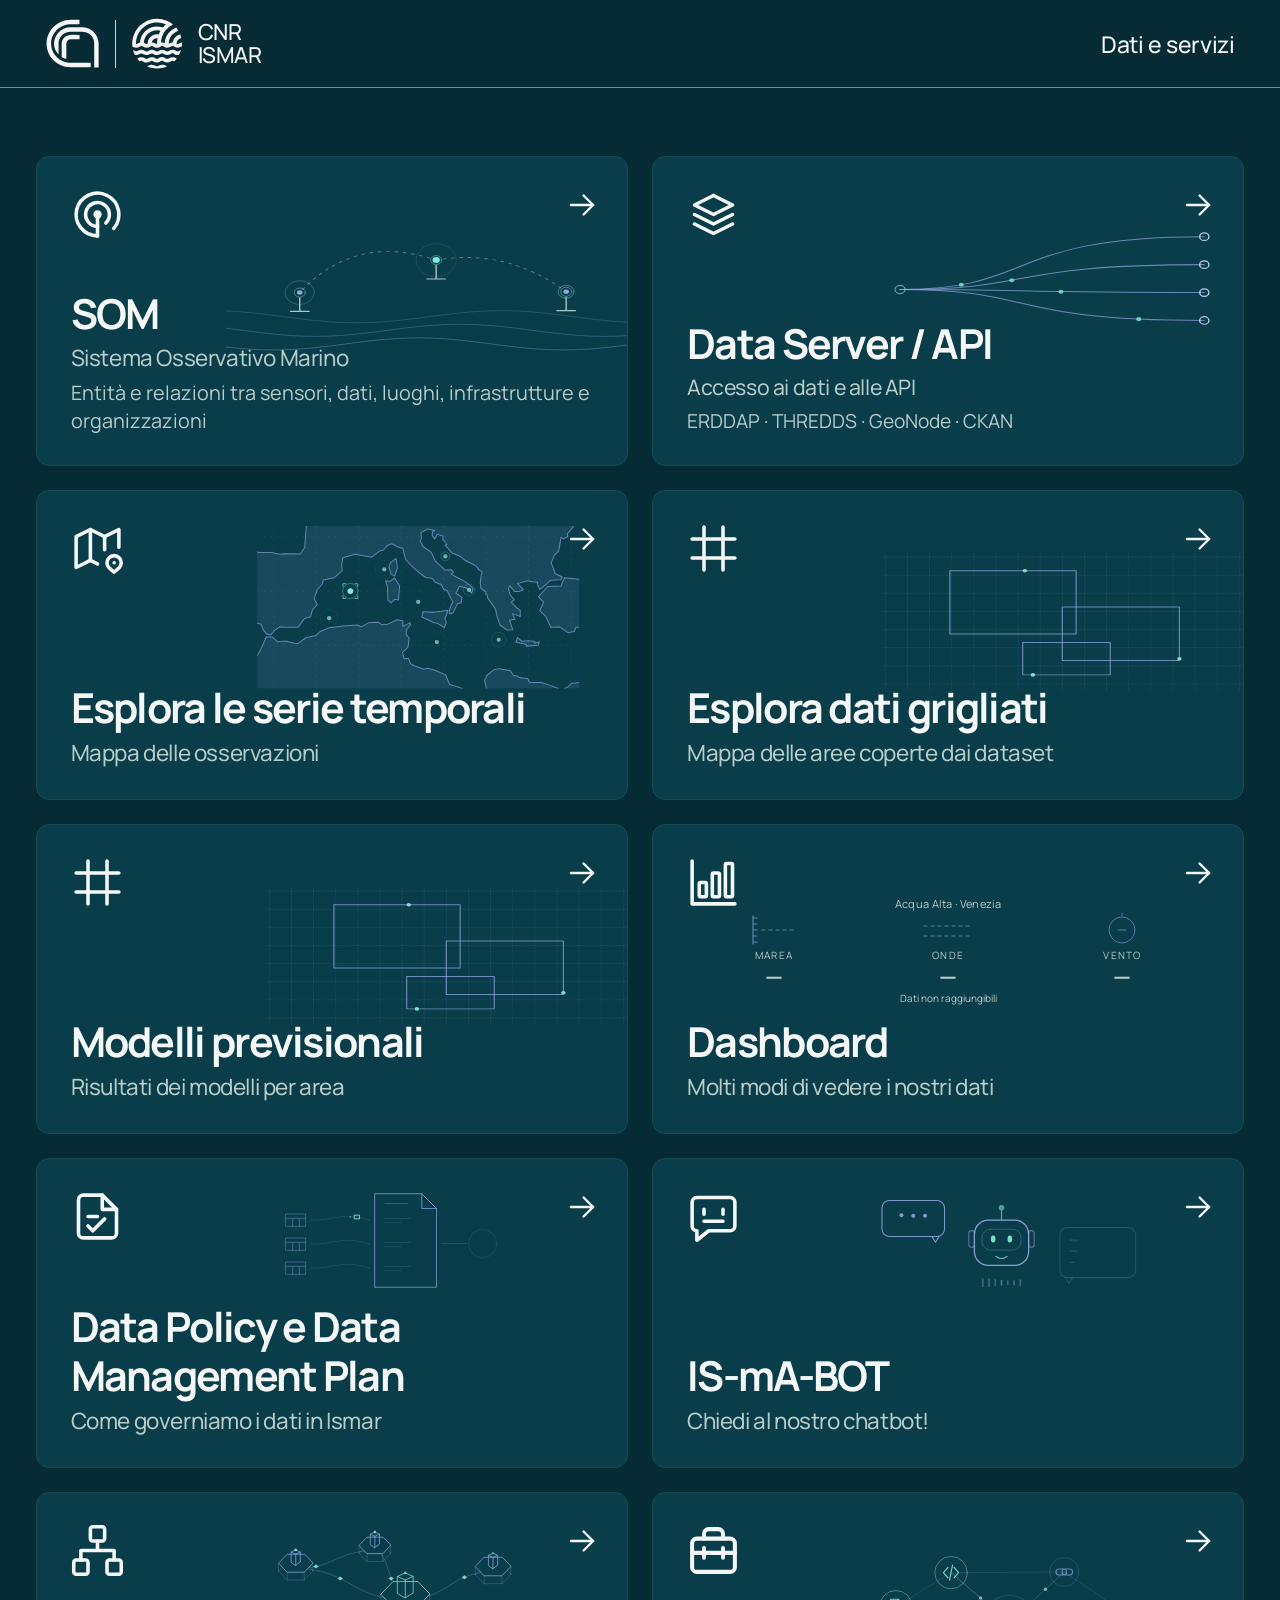
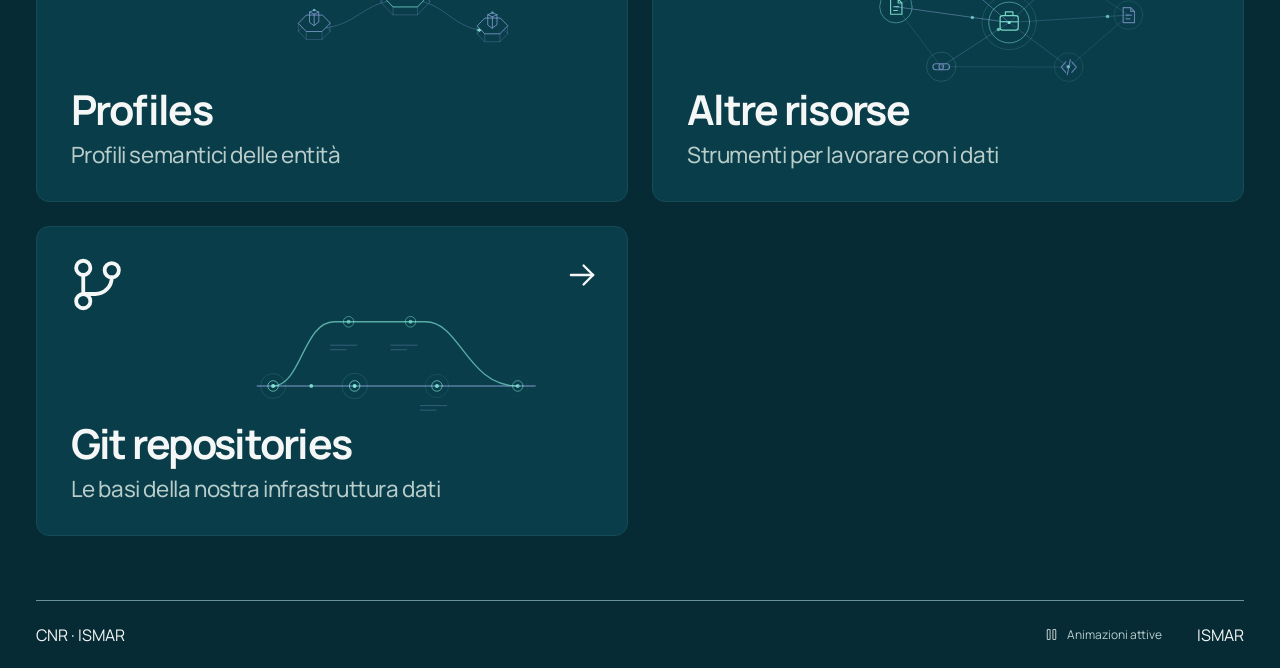
<file: index.html>
<!doctype html>
<html lang="it">
<head>
  <meta charset="utf-8">
  <meta name="viewport" content="width=device-width, initial-scale=1">
  <meta name="theme-color" content="#062b35">
  <meta name="description" content="Accesso al Sistema Osservativo Marino, ai data server e alle API, alla mappa delle osservazioni, ai modelli previsionali, alle infrastrutture di ricerca e alle facilities di CNR ISMAR.">
  <title>Dati e servizi · CNR ISMAR</title>
  <link rel="icon" href="assets/brand/ismar.svg" type="image/svg+xml">
  <link rel="preload" href="assets/fonts/manrope-variable.ttf" as="font" type="font/ttf" crossorigin>
  <link rel="stylesheet" href="styles.css">
  <script src="config.js" defer></script>
  <script src="assets/maps/mediterranean.js" defer></script>
  <script src="app.js" defer></script>
  <script src="dashboard.js" defer></script>
  <script src="motion.js" defer></script>
</head>
<body>
  <a class="skip-link" href="#contenuto">Vai ai servizi</a>
  <header class="site-header">
    <a class="brand" href="./" aria-label="CNR ISMAR · pagina iniziale">
      <img class="brand-cnr" src="assets/brand/cnr.svg" alt="" width="53" height="50">
      <span class="brand-divider" aria-hidden="true"></span>
      <img class="brand-ismar" src="assets/brand/ismar.svg" alt="" width="50" height="51">
      <span class="brand-name" aria-hidden="true">CNR<br>ISMAR</span>
    </a>
    <h1>Dati e servizi</h1>
  </header>
  <main id="contenuto" class="main" tabindex="-1">
    <nav id="tiles" class="tiles" aria-label="Dati e servizi marini"></nav>
    <noscript>
      <div class="no-script">
        <p>Per visualizzare le tile animate, attiva JavaScript. Puoi comunque accedere ai servizi:</p>
        <ul>
          <li><a href="./som.html">SOM · Sistema Osservativo Marino · Entità e relazioni tra sensori, dati, luoghi, infrastrutture e organizzazioni</a></li>
          <li><a href="./dataservers.html">Data Server / API</a></li>
          <li><a href="https://assets.ve.ismar.cnr.it/public/public_pages/dashboards/ts_dashboard/ts_dash.html">Esplora le serie temporali · Mappa delle osservazioni</a></li>
          <li><a href="https://assets.ve.ismar.cnr.it/public/public_pages/dashboards/grid_dashboard/browser_dataset_grigliati.html">Esplora dati grigliati</a></li>
          <li><a href="./models.html">Modelli previsionali</a></li>
          <li><a href="https://assets.ve.ismar.cnr.it/public/public_pages/dashboards/qc_dashboard/qc_dash.html">Dashboard · Molti modi di vedere i nostri dati</a></li>
          <li><a href="./datapolicy.html">Data Policy e Data Management Plan · Come governiamo i dati in Ismar</a></li>
          <li><a href="https://assets.ve.ismar.cnr.it/public/public_pages/isabot-metadata/chatbot.html">IS-mA-BOT · Chiedi al nostro chatbot!</a></li>
          <li><a href="./profiles.html">Profiles · Profili semantici delle entità</a></li>
          <li><a href="./otherresources.html">Altre risorse · Strumenti per lavorare con i dati</a></li>
          <li><a href="./repositories.html">Git repositories · Le basi della nostra infrastruttura dati</a></li>
        </ul>
      </div>
    </noscript>
  </main>
  <footer class="site-footer">
    <span>CNR · ISMAR</span>
    <div class="footer-actions">
      <button id="motion-toggle" class="motion-toggle" type="button" aria-pressed="true" aria-label="Metti in pausa le animazioni" hidden>
        <img src="assets/icons/player-pause.svg" width="17" height="17" alt="">
        <span>Animazioni attive</span>
      </button>
      <a id="contact-link" href="https://www.ismar.cnr.it/">ISMAR</a>
    </div>
  </footer>
</body>
</html>
</file>
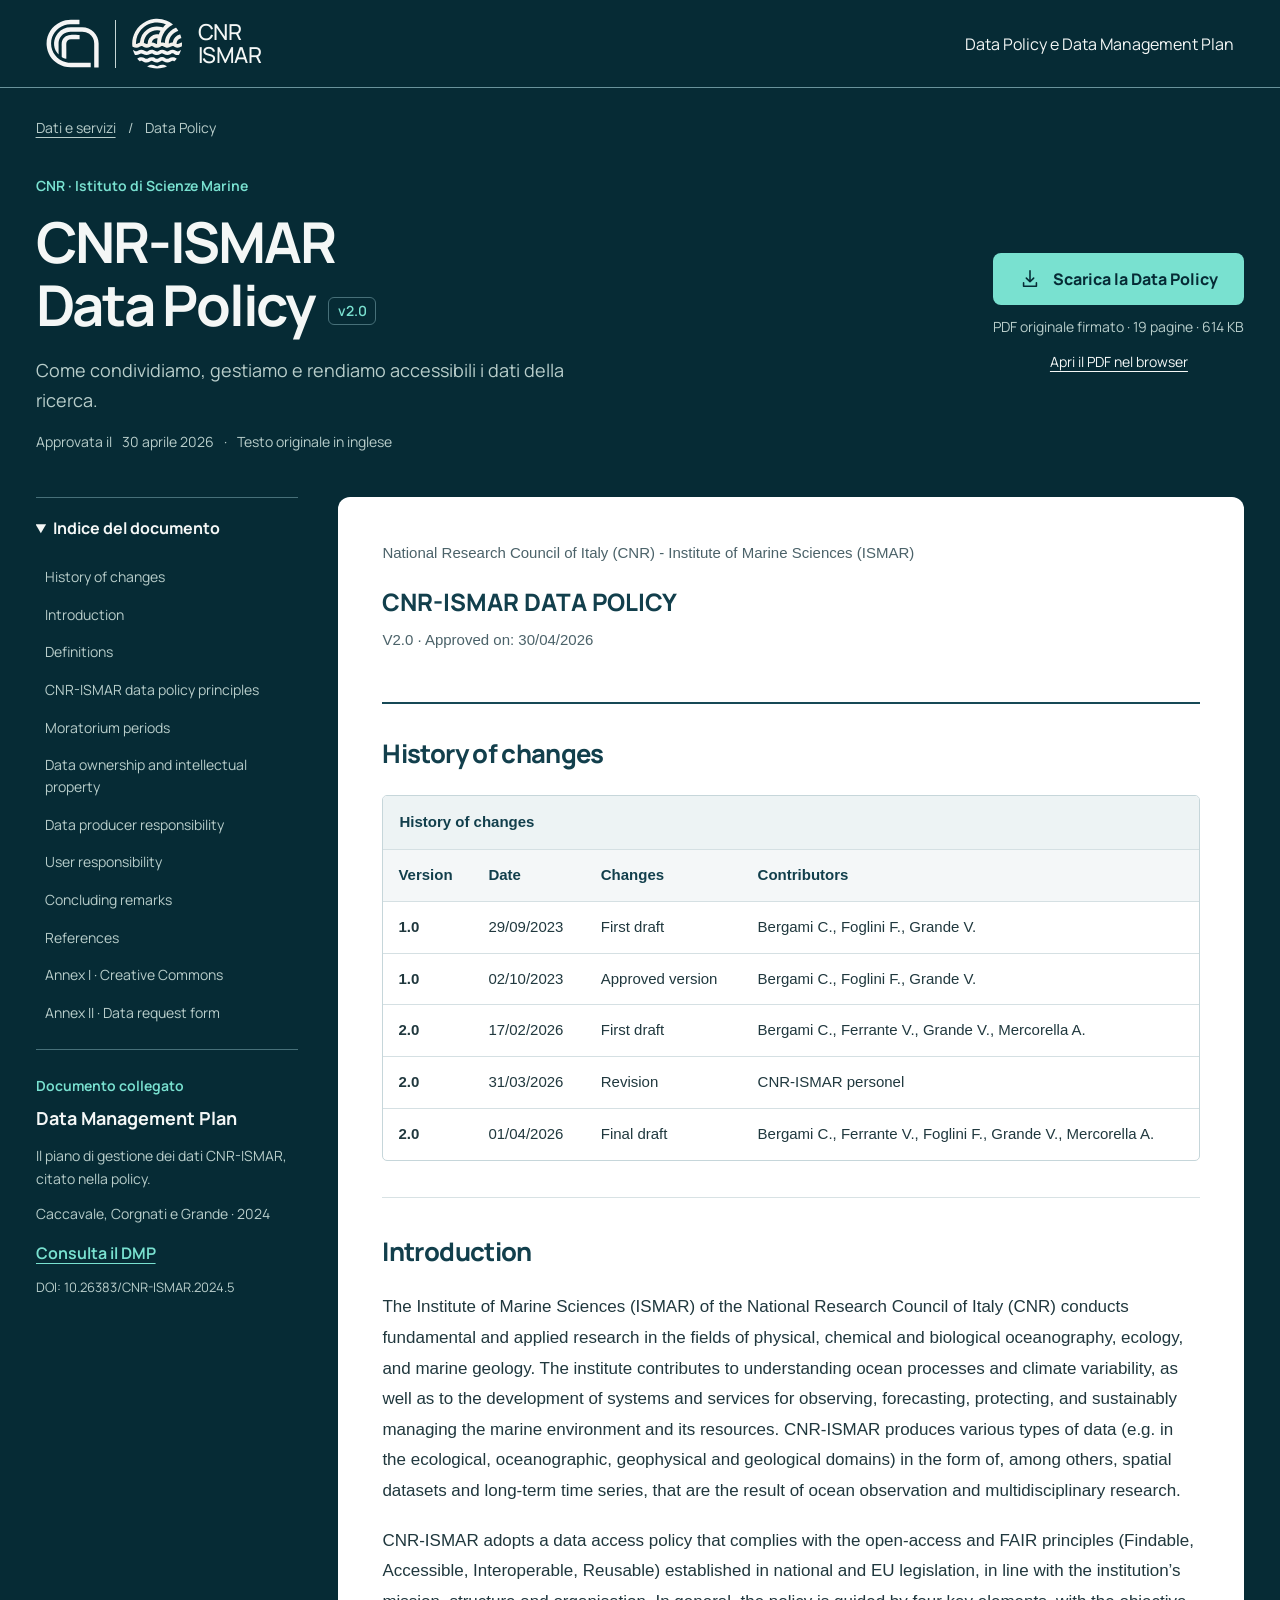
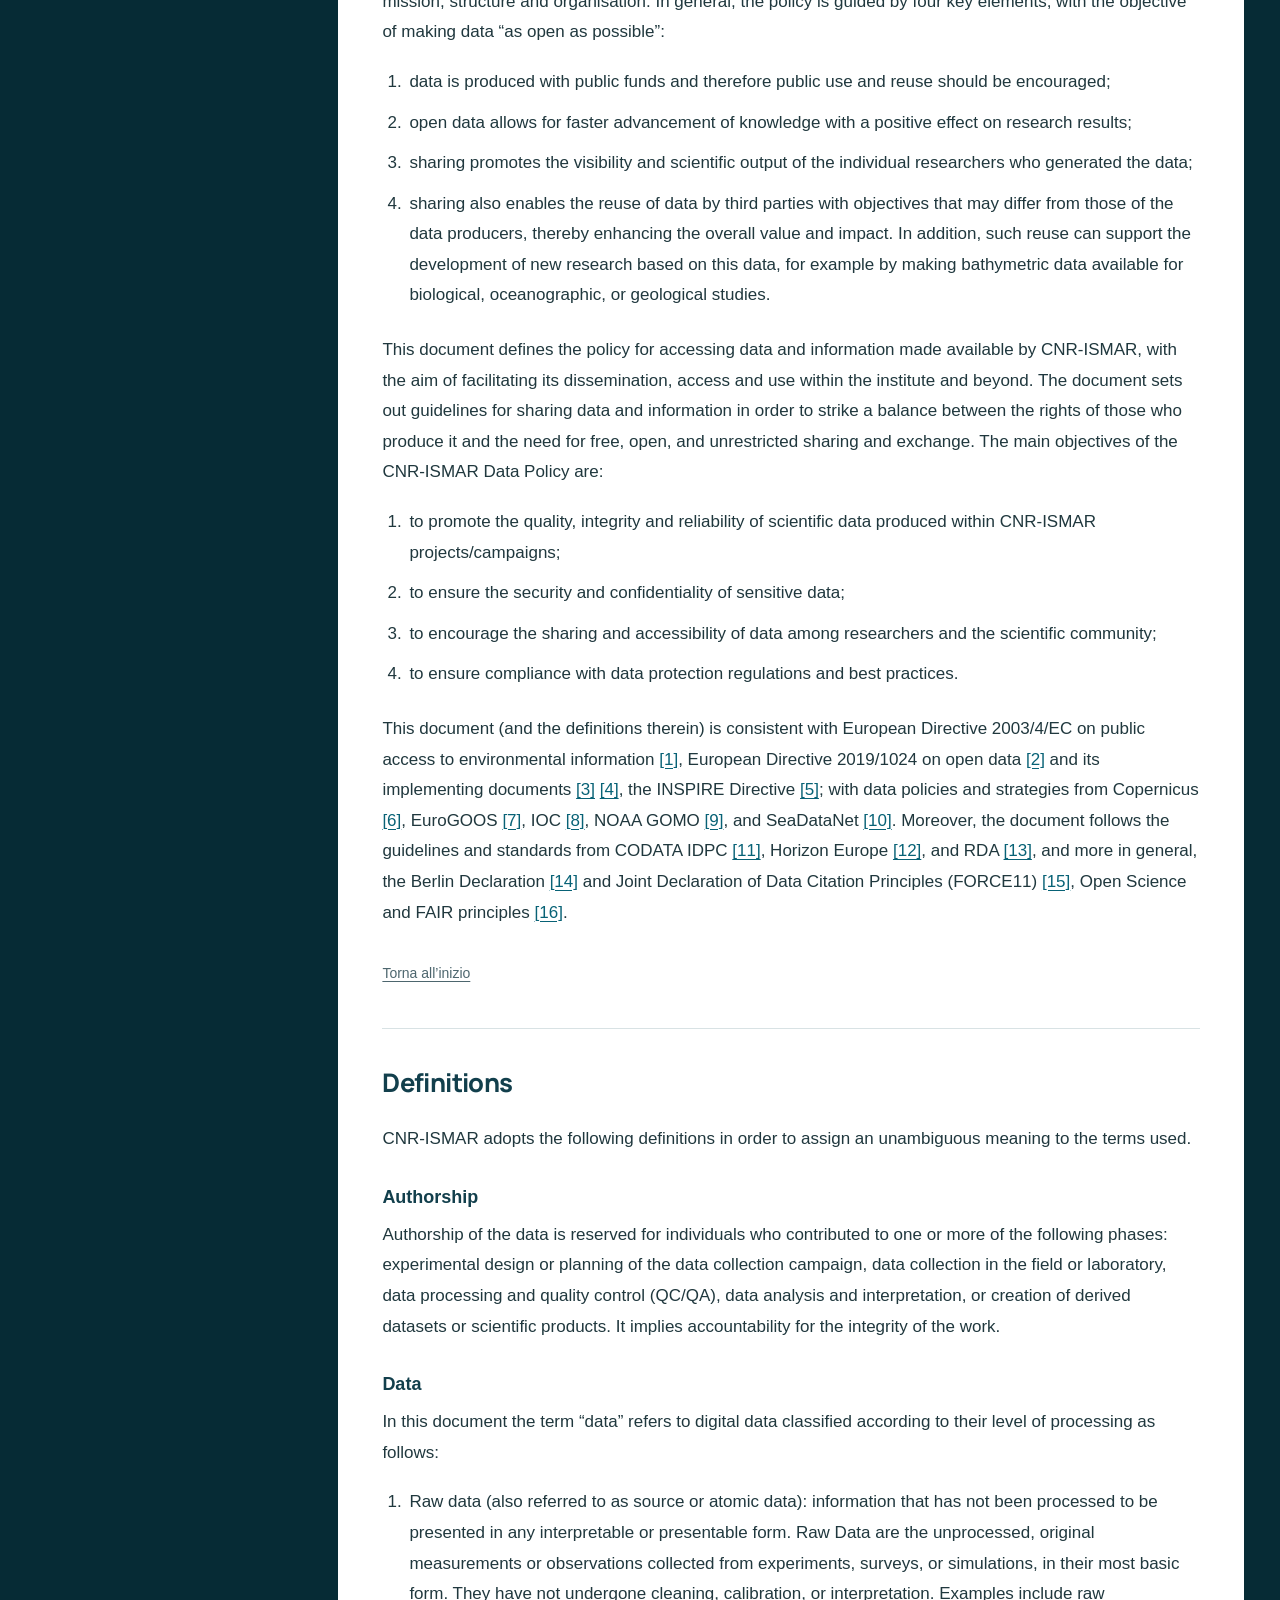
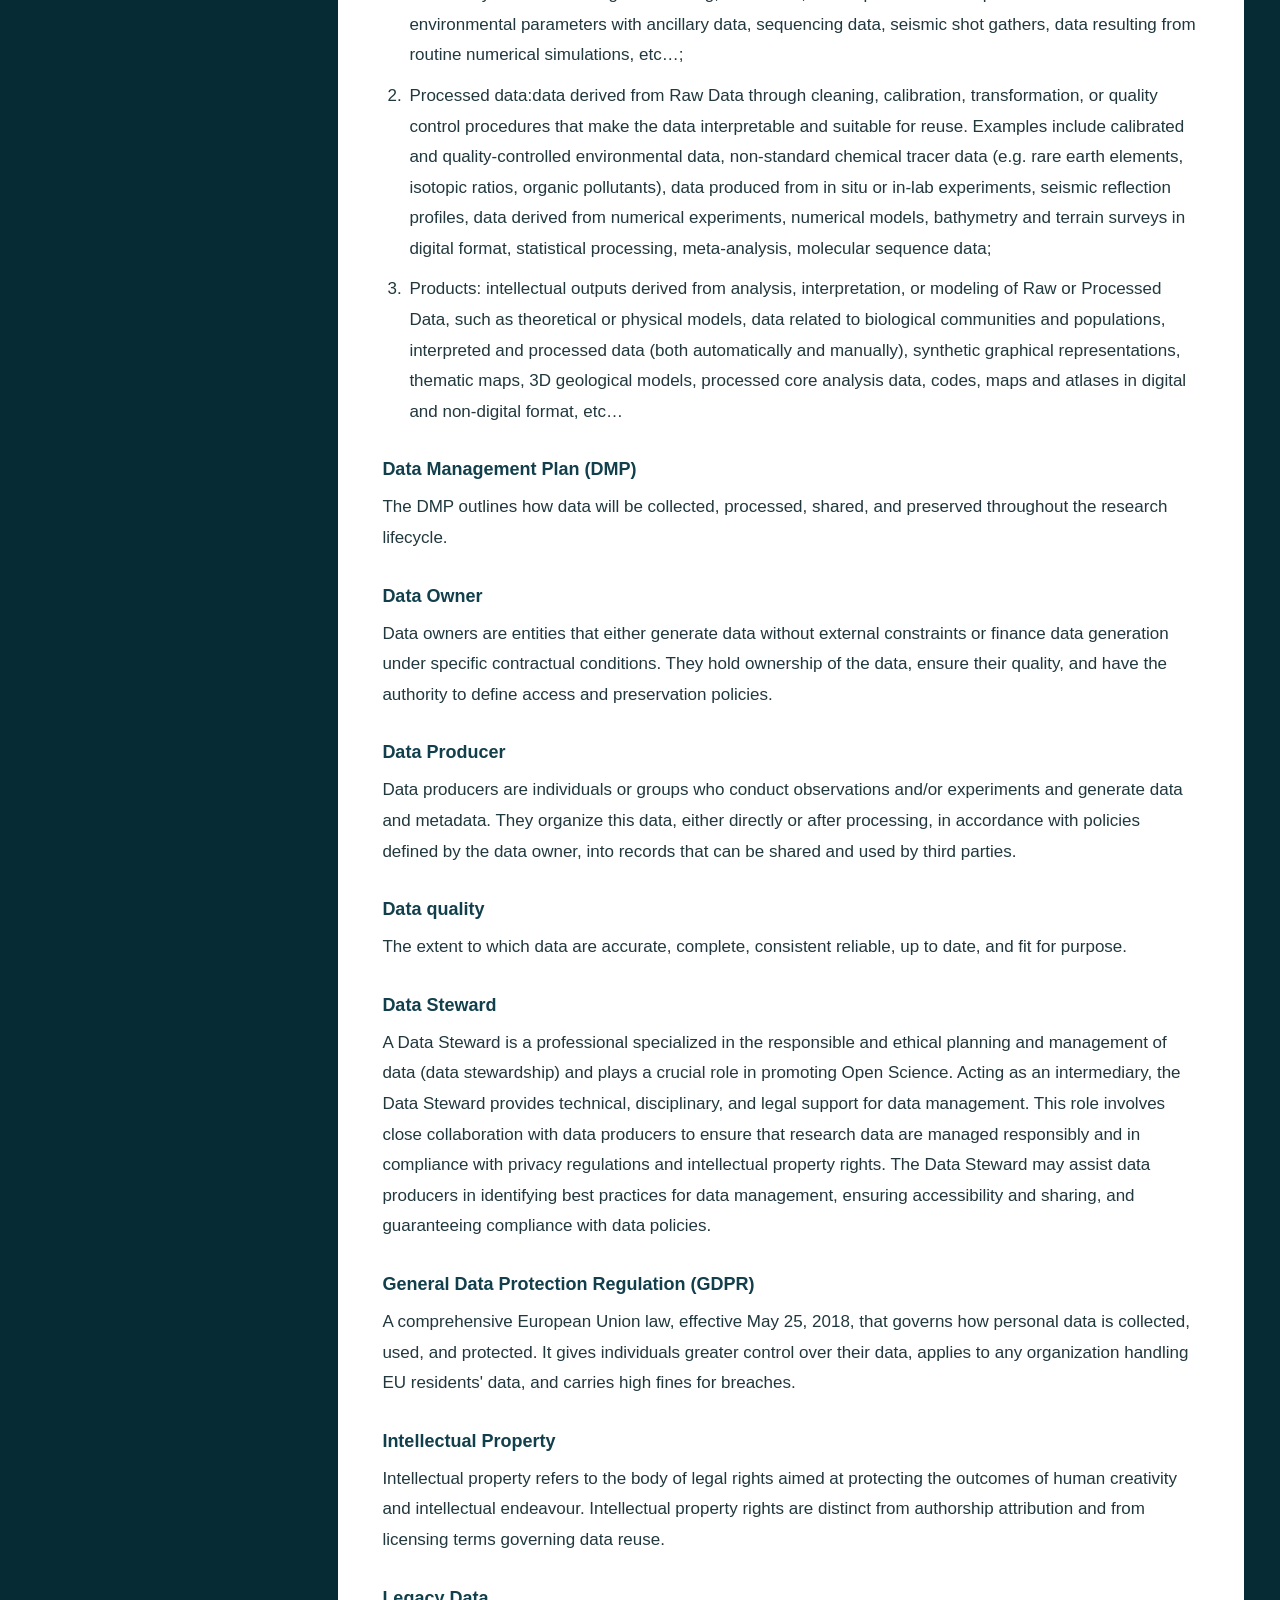
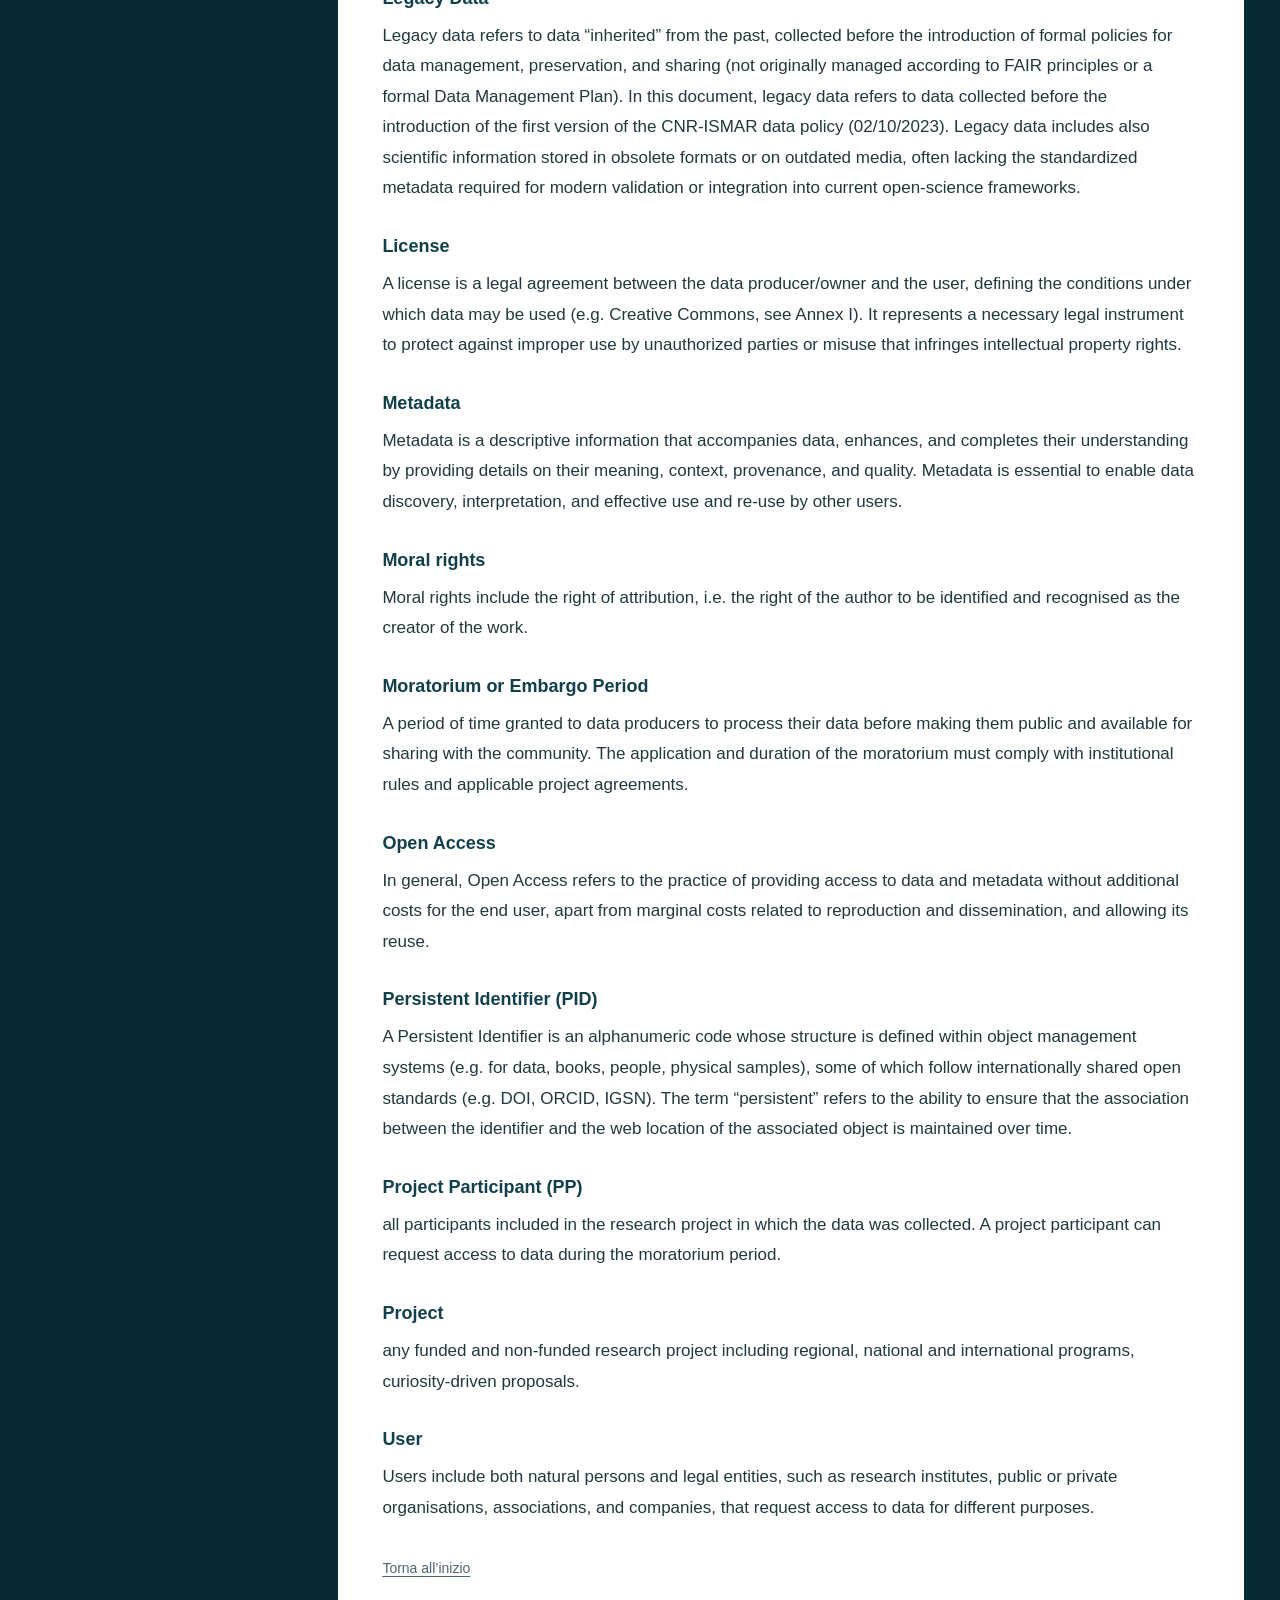
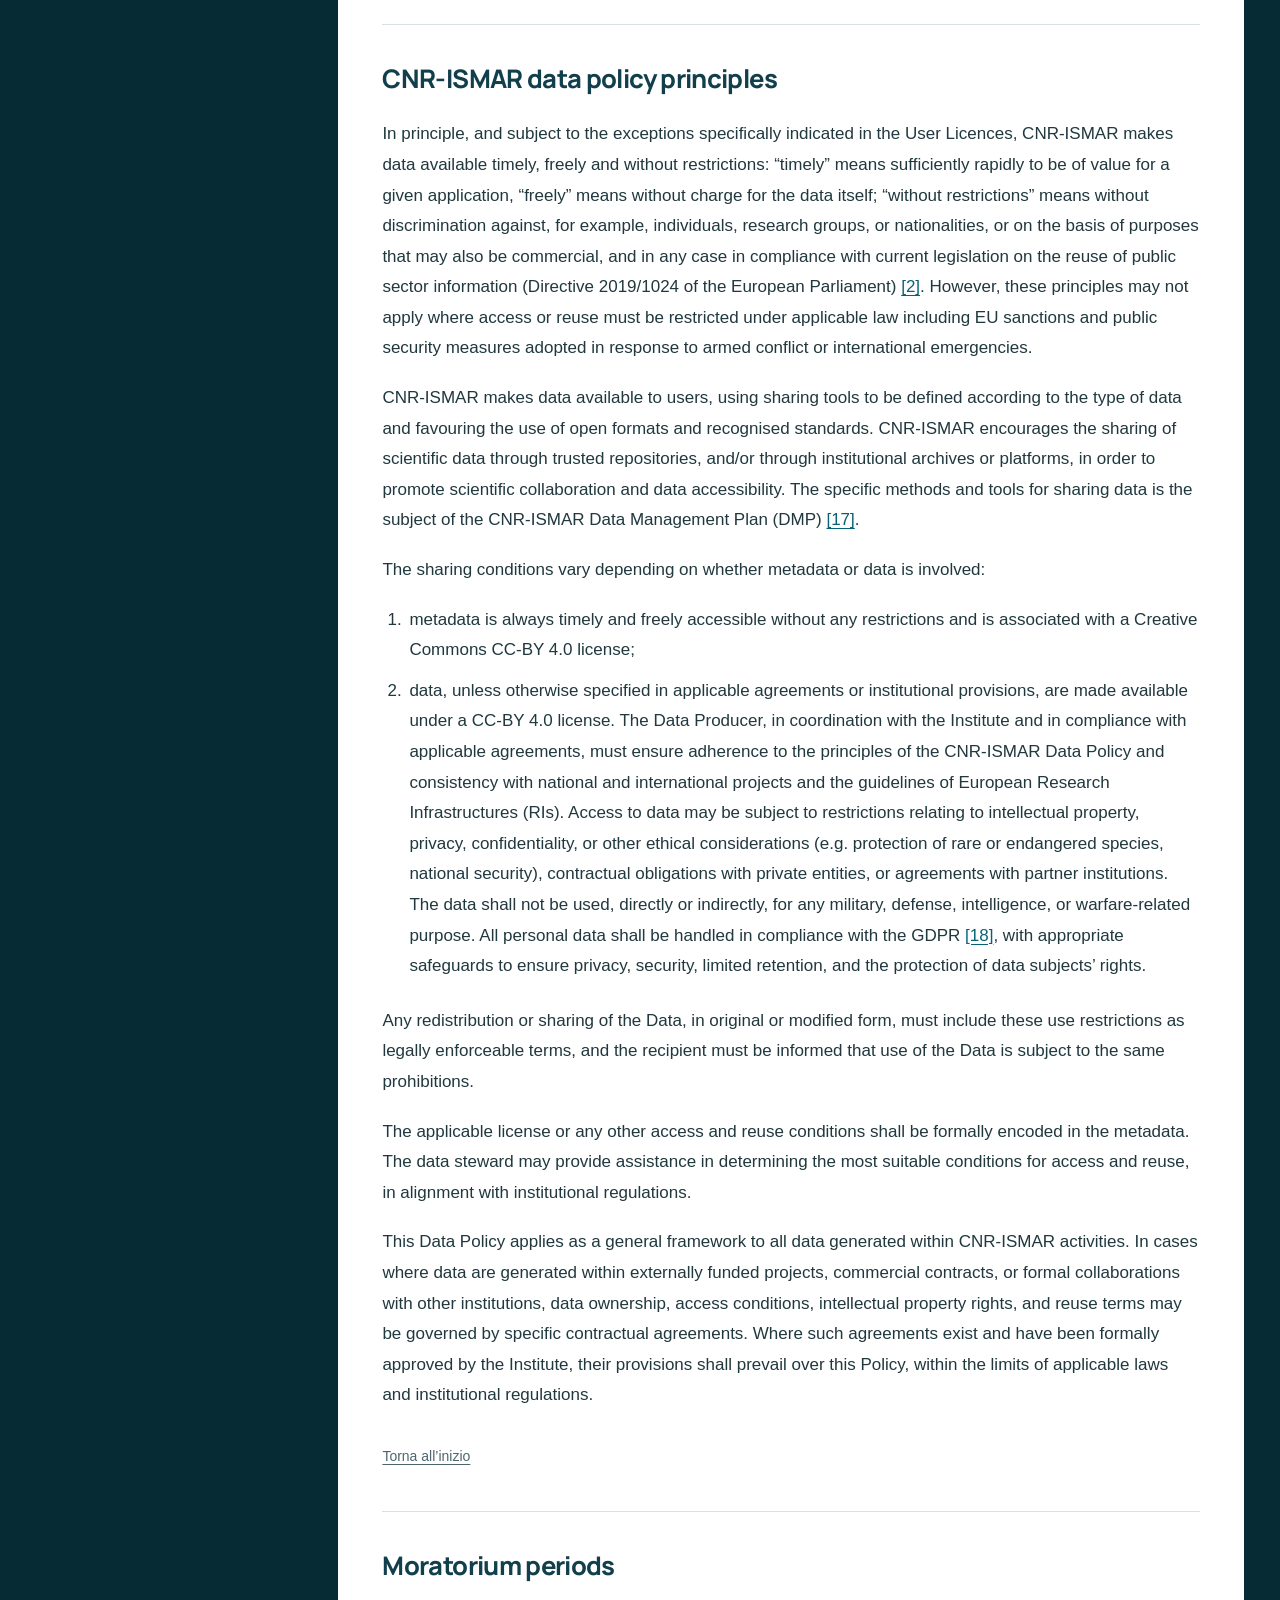
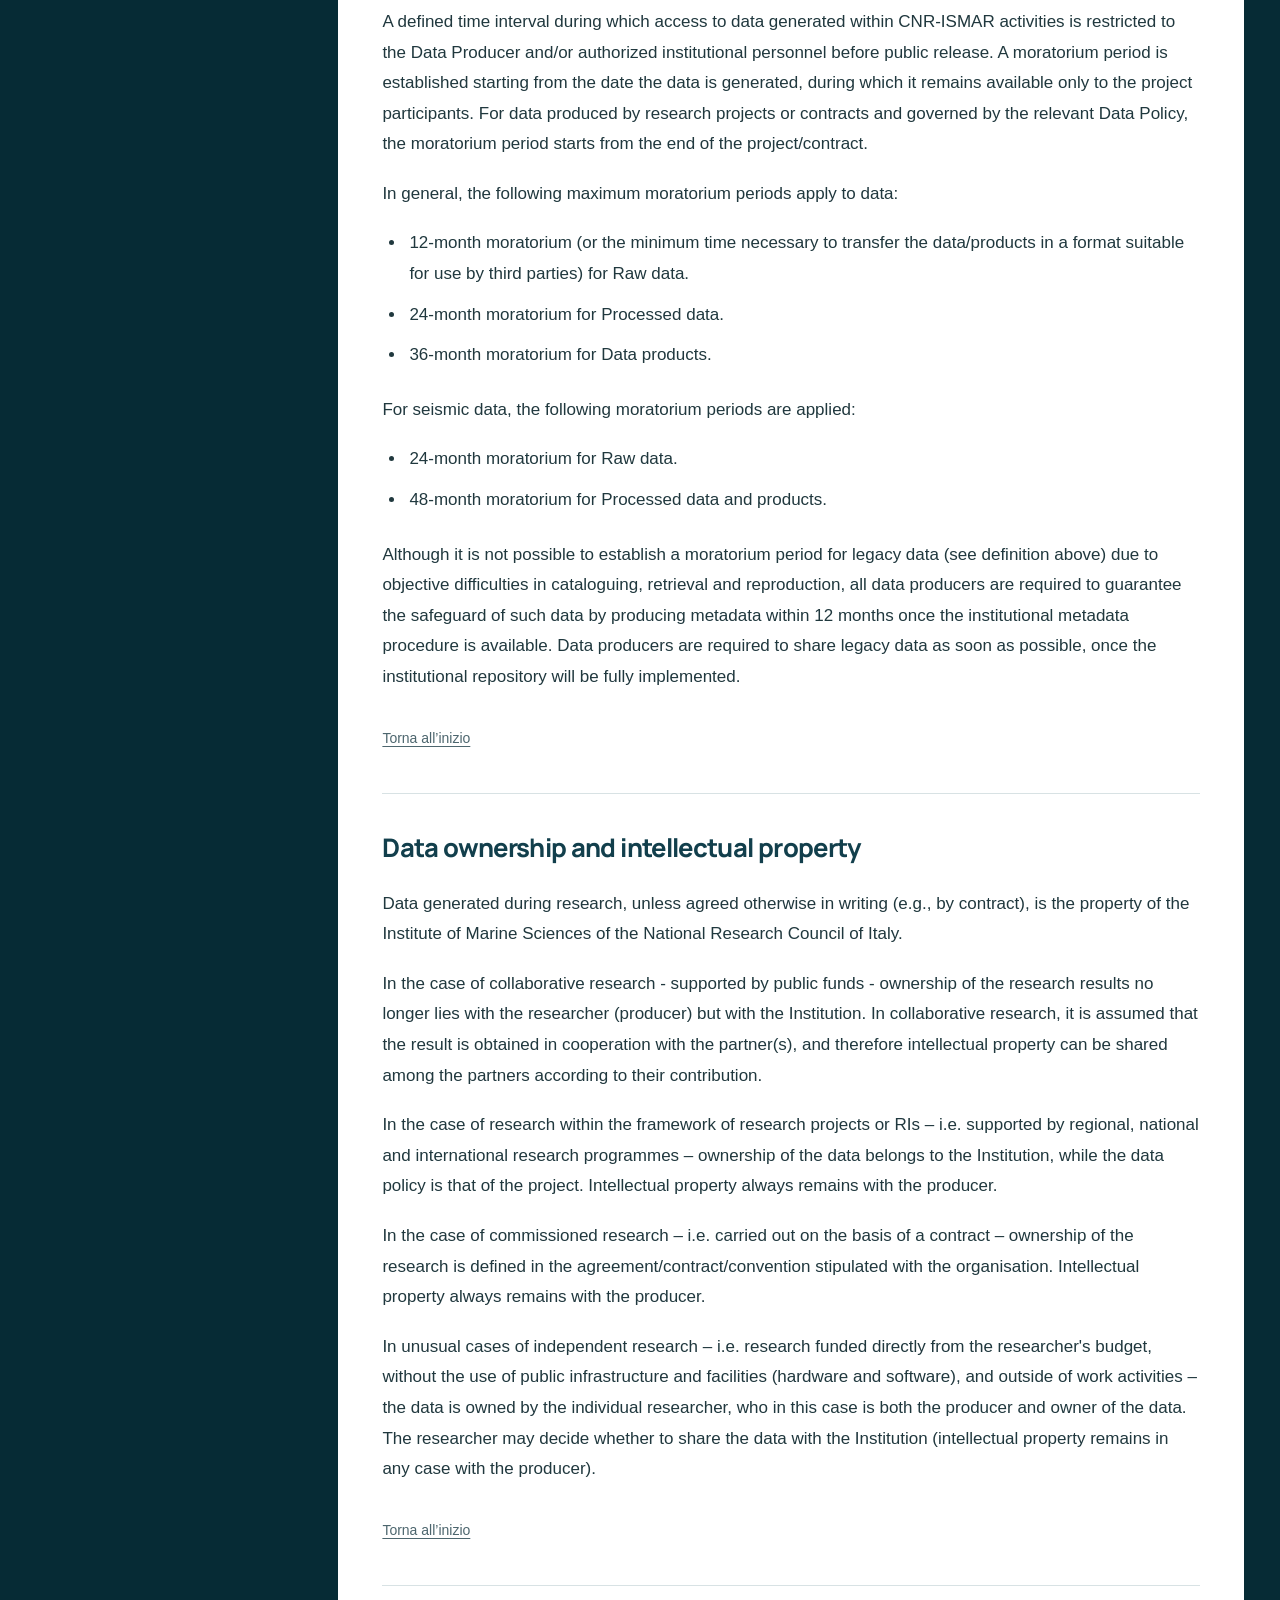
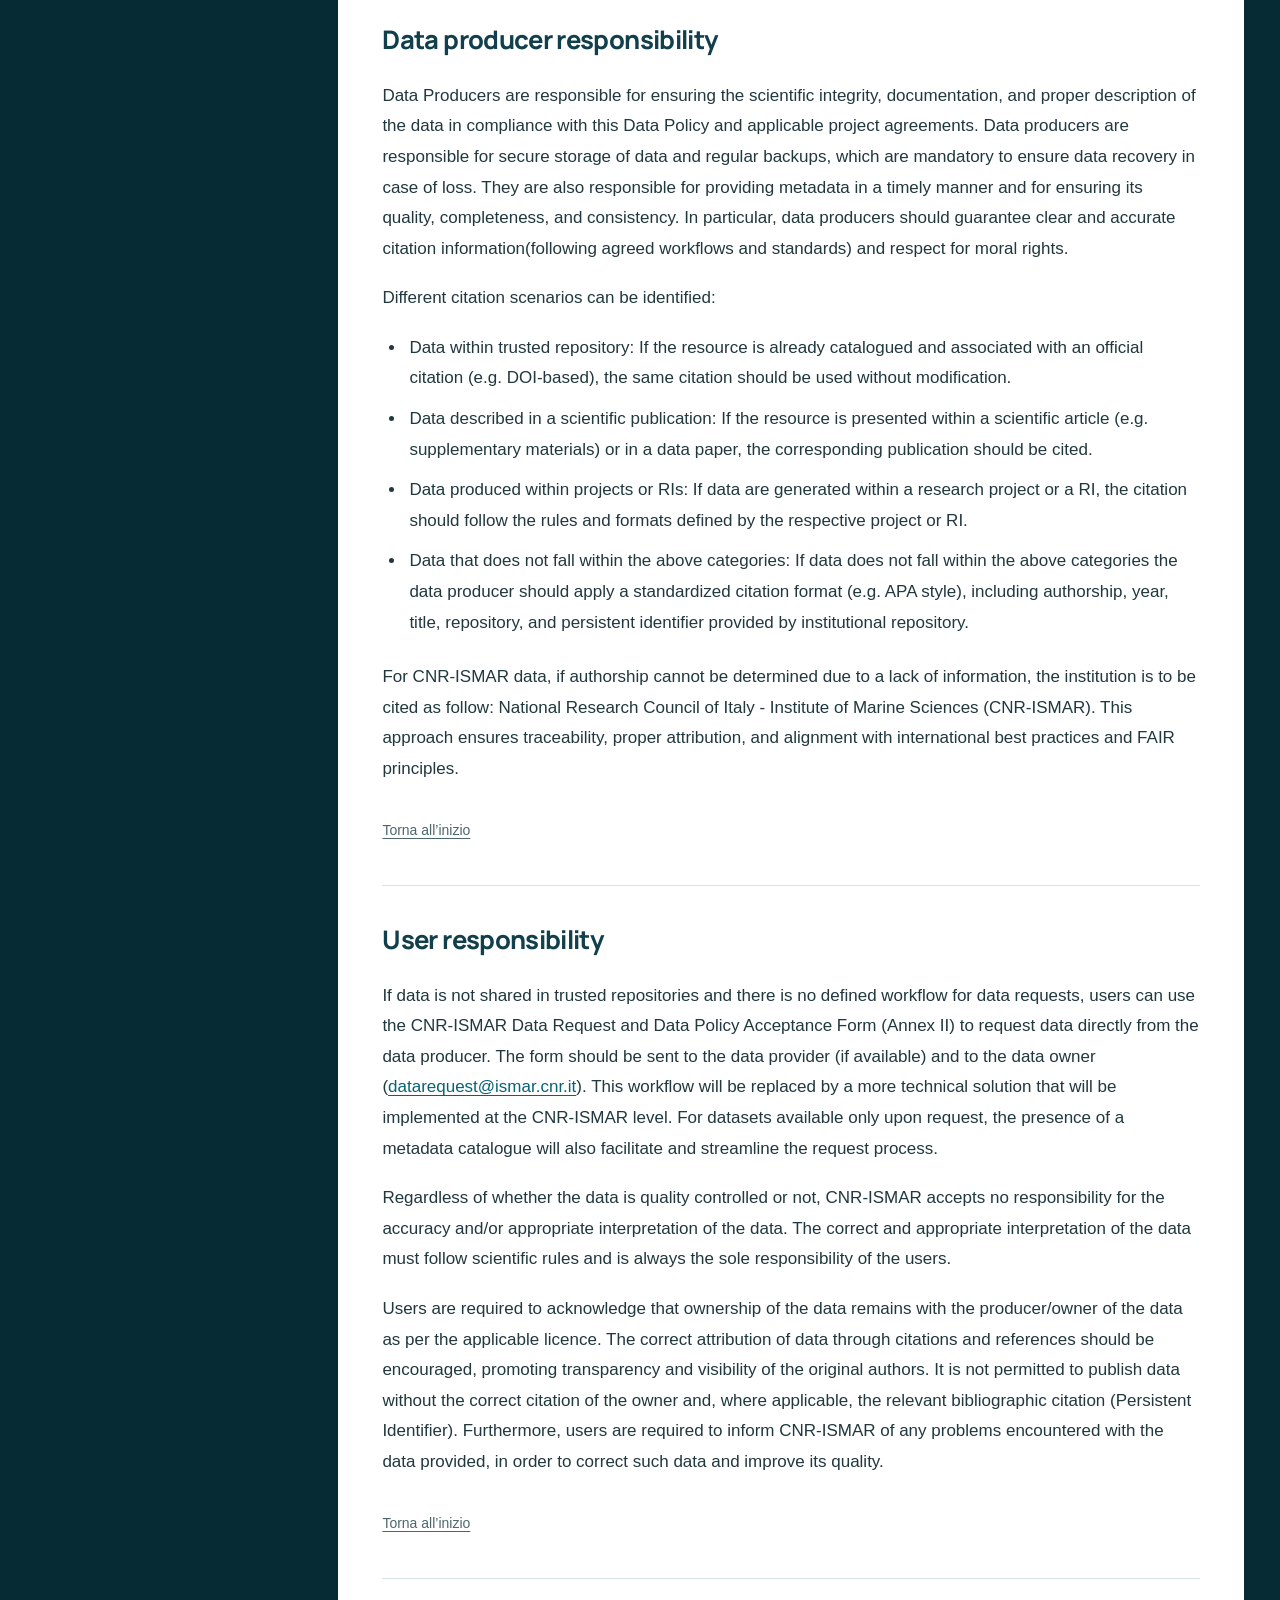
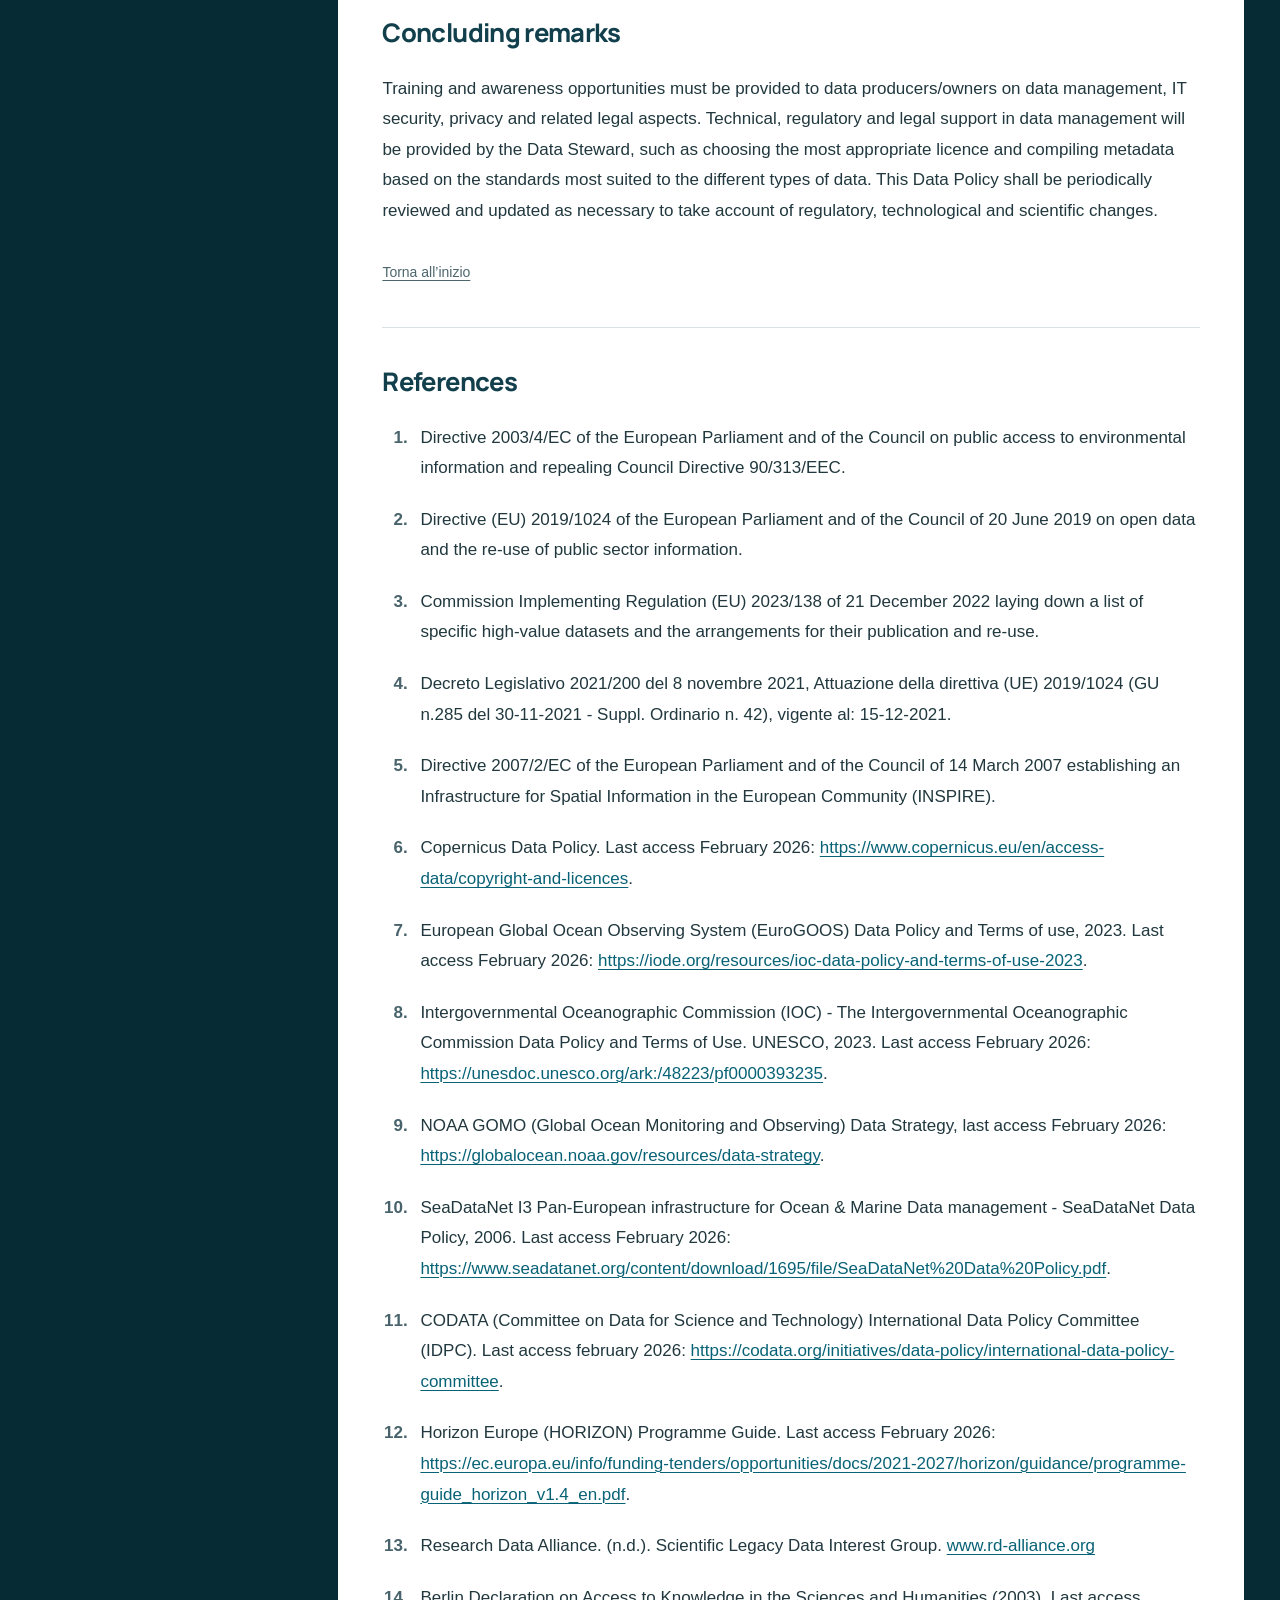
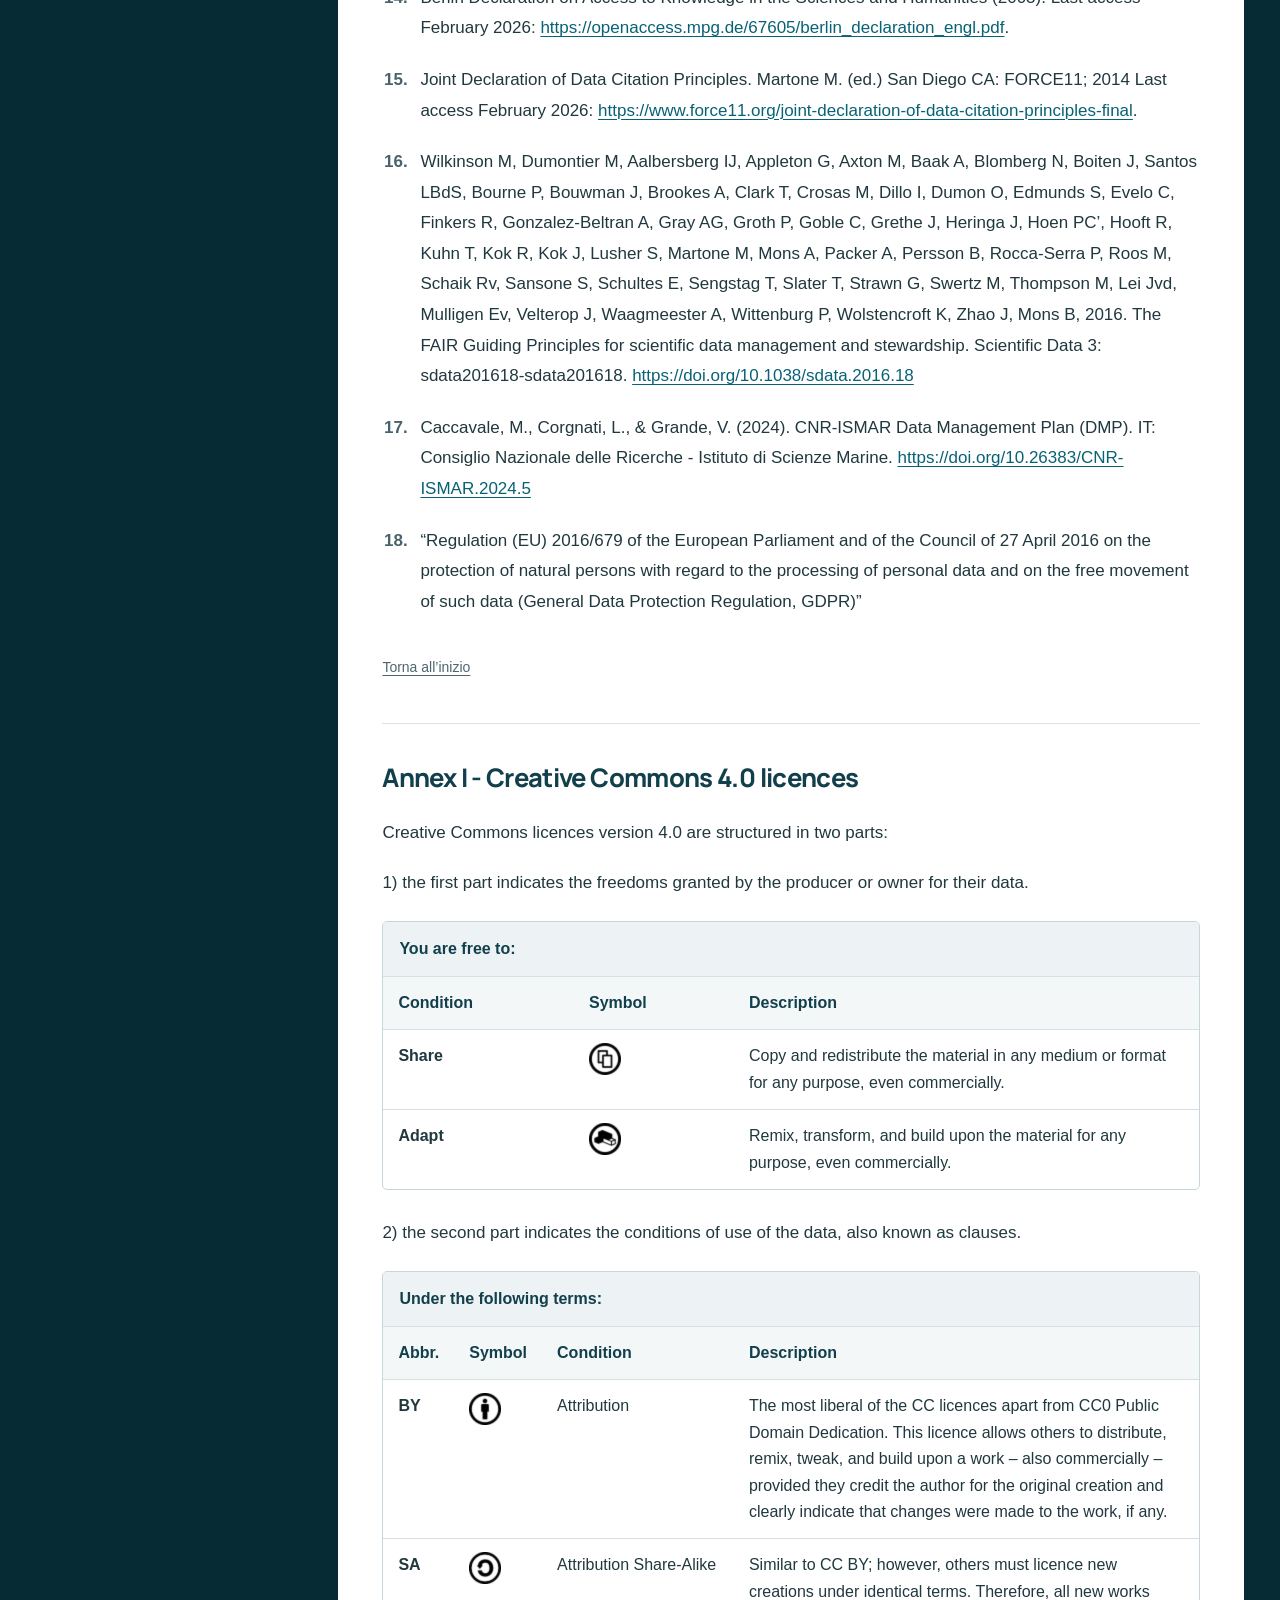
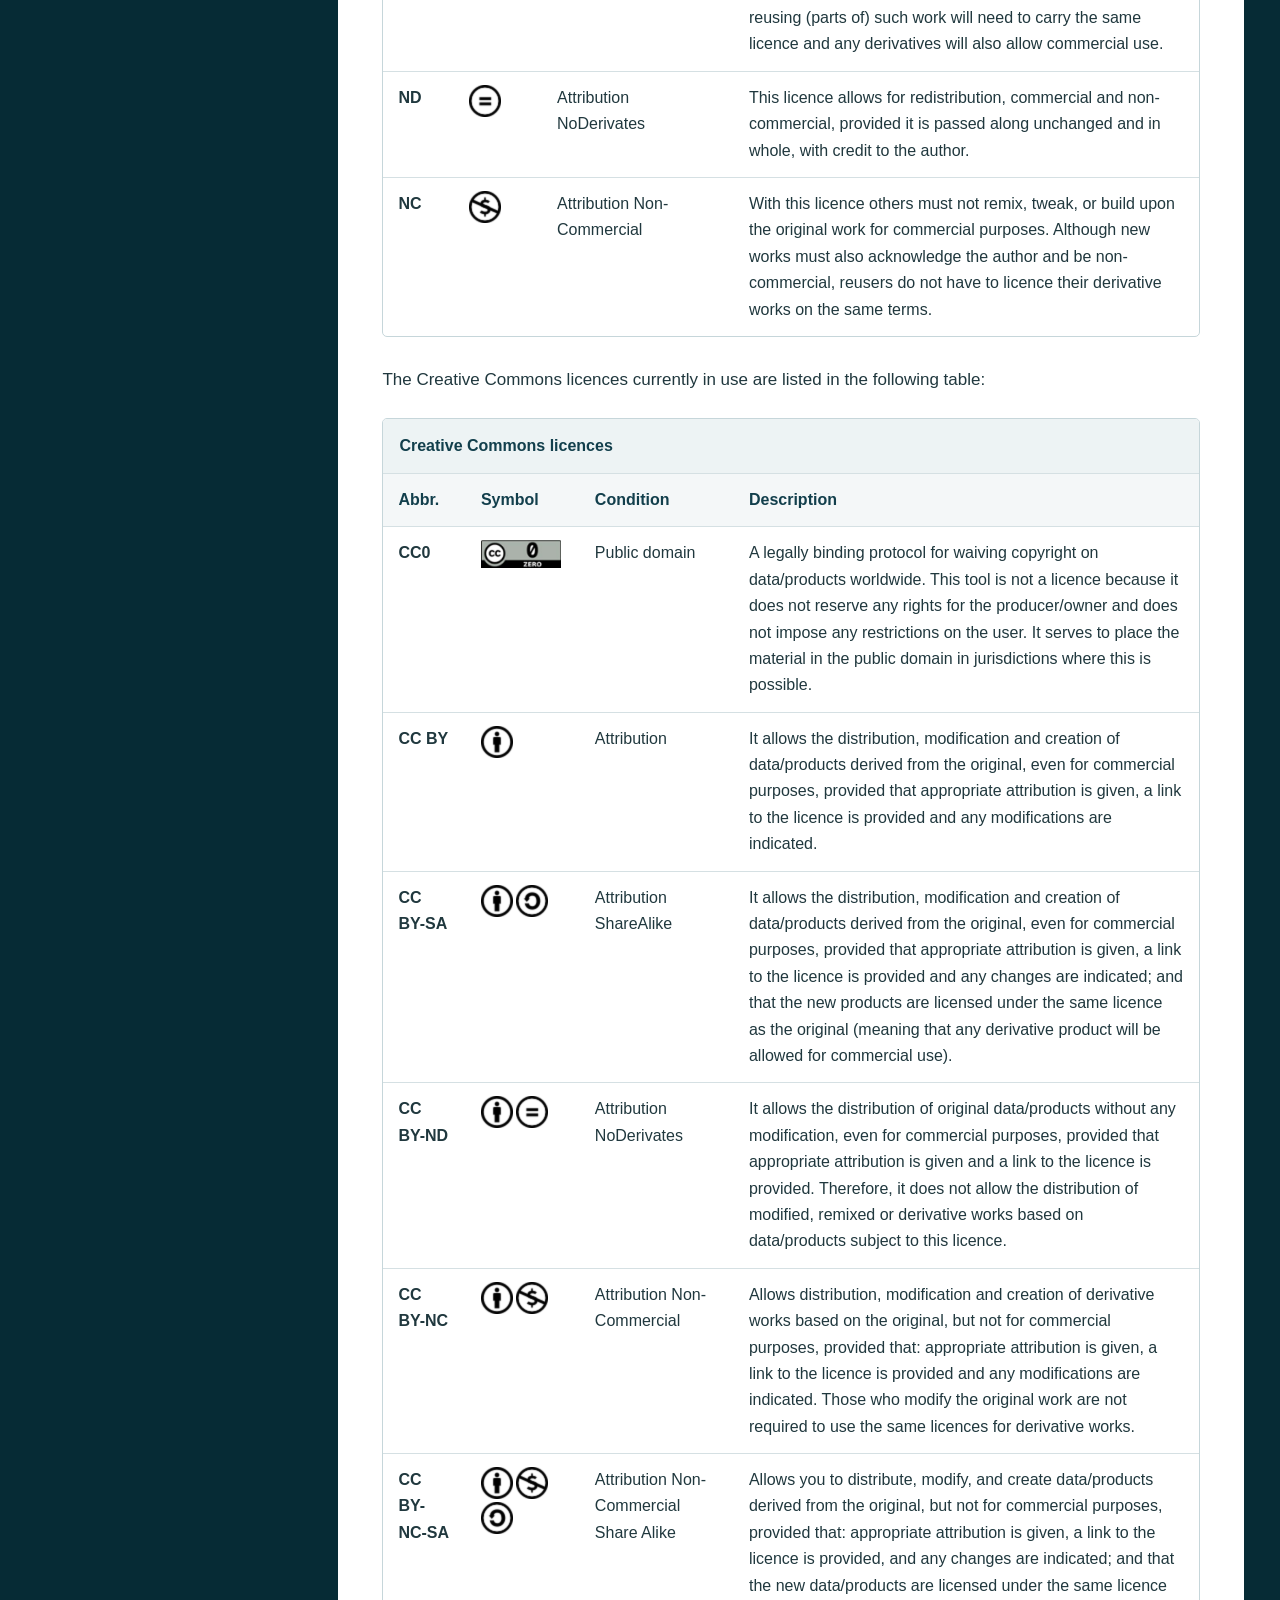
<file: datapolicy.html>
<!doctype html>
<html lang="it">
<head>
  <meta charset="utf-8">
  <meta name="viewport" content="width=device-width, initial-scale=1">
  <meta name="theme-color" content="#062b35">
  <meta name="description" content="CNR-ISMAR Data Policy v2.0, approvata il 30 aprile 2026: testo completo, allegati, PDF originale firmato e Data Management Plan.">
  <title>Data Policy e Data Management Plan · CNR ISMAR</title>
  <link rel="icon" href="assets/brand/ismar.svg" type="image/svg+xml">
  <link rel="preload" href="assets/fonts/manrope-variable.ttf" as="font" type="font/ttf" crossorigin>
  <link rel="stylesheet" href="styles.css">
  <link rel="stylesheet" href="datapolicy.css">
</head>
<body class="policy-page">
  <a class="skip-link" href="#policy-document">Vai al testo della policy</a>
  <header class="site-header policy-header">
    <a class="brand" href="./" aria-label="CNR ISMAR · pagina iniziale">
      <img class="brand-cnr" src="assets/brand/cnr.svg" alt="" width="53" height="50">
      <span class="brand-divider" aria-hidden="true"></span>
      <img class="brand-ismar" src="assets/brand/ismar.svg" alt="" width="50" height="51">
      <span class="brand-name" aria-hidden="true">CNR<br>ISMAR</span>
    </a>
    <span class="policy-header-label">Data Policy e Data Management Plan</span>
  </header>
  <main id="contenuto" class="policy-main">
    <nav class="policy-breadcrumb" aria-label="Percorso"><a href="./">Dati e servizi</a><span aria-hidden="true">/</span><span aria-current="page">Data Policy</span></nav>
    <div class="policy-hero">
      <div>
        <p class="policy-eyebrow">CNR · Istituto di Scienze Marine</p>
        <h1 id="policy-title" lang="en">CNR-ISMAR<br>Data Policy <span>v2.0</span></h1>
        <p class="policy-lead">Come condividiamo, gestiamo e rendiamo accessibili i dati della ricerca.</p>
        <p class="policy-meta">Approvata il <time datetime="2026-04-30">30 aprile 2026</time><span aria-hidden="true">·</span>Testo originale in inglese</p>
      </div>
      <div class="policy-download">
        <a class="policy-download-button" href="assets/documents/RT-58-ISMAR_Data_Policy_v2.0_signed-1.pdf" download="RT-58-ISMAR_Data_Policy_v2.0_signed-1.pdf"><svg width="22" height="22" viewBox="0 0 24 24" fill="none" stroke="currentColor" stroke-width="1.7" stroke-linecap="round" stroke-linejoin="round" aria-hidden="true"><path d="M12 3v12m-4-4 4 4 4-4M5 16v4h14v-4"/></svg>Scarica la Data Policy</a>
        <p>PDF originale firmato · 19 pagine · 614 KB</p>
        <a class="policy-pdf-open" href="assets/documents/RT-58-ISMAR_Data_Policy_v2.0_signed-1.pdf">Apri il PDF nel browser</a>
      </div>
    </div>
    <div class="policy-layout">
      <aside class="policy-sidebar" aria-label="Navigazione e documenti">
        <details class="policy-toc" open>
          <summary>Indice del documento</summary>
          <nav aria-label="Sezioni della Data Policy"><ul><li><a href="#history" lang="en">History of changes</a></li><li><a href="#introduction" lang="en">Introduction</a></li><li><a href="#definitions" lang="en">Definitions</a></li><li><a href="#principles" lang="en">CNR-ISMAR data policy principles</a></li><li><a href="#moratorium" lang="en">Moratorium periods</a></li><li><a href="#ownership" lang="en">Data ownership and intellectual property</a></li><li><a href="#producer-responsibility" lang="en">Data producer responsibility</a></li><li><a href="#user-responsibility" lang="en">User responsibility</a></li><li><a href="#concluding-remarks" lang="en">Concluding remarks</a></li><li><a href="#references" lang="en">References</a></li><li><a href="#annex-i" lang="en">Annex I · Creative Commons</a></li><li><a href="#annex-ii" lang="en">Annex II · Data request form</a></li></ul></nav>
        </details>
        <section id="data-management-plan" class="policy-dmp" aria-labelledby="dmp-title">
          <p class="policy-eyebrow">Documento collegato</p>
          <h2 id="dmp-title" lang="en">Data Management Plan</h2>
          <p>Il piano di gestione dei dati CNR-ISMAR, citato nella policy.</p>
          <p class="policy-dmp-authors">Caccavale, Corgnati e Grande · 2024</p>
          <a href="https://doi.org/10.26383/CNR-ISMAR.2024.5">Consulta il DMP</a>
          <span class="policy-doi">DOI: 10.26383/CNR-ISMAR.2024.5</span>
        </section>
      </aside>
      <article id="policy-document" class="policy-document" lang="en" aria-label="CNR-ISMAR Data Policy v2.0 · full text" tabindex="-1">
        <div class="policy-document-heading">
          <p>National Research Council of Italy (CNR) - Institute of Marine Sciences (ISMAR)</p>
          <p class="policy-document-title">CNR-ISMAR DATA POLICY</p>
          <p>V2.0 · Approved on: <time datetime="2026-04-30">30/04/2026</time></p>
        </div>
        <section id="history" class="policy-history" aria-labelledby="history-title">
          <h2 id="history-title">History of changes</h2>
          <div class="policy-table-wrap" role="region" aria-label="History of changes" tabindex="0"><table><caption>History of changes</caption><thead><tr><th scope="col">Version</th><th scope="col">Date</th><th scope="col">Changes</th><th scope="col">Contributors</th></tr></thead><tbody><tr><th scope="row">1.0</th><td>29/09/2023</td><td>First draft</td><td>Bergami C., Foglini F., Grande V.</td></tr><tr><th scope="row">1.0</th><td>02/10/2023</td><td>Approved version</td><td>Bergami C., Foglini F., Grande V.</td></tr><tr><th scope="row">2.0</th><td>17/02/2026</td><td>First draft</td><td>Bergami C., Ferrante V., Grande V., Mercorella A.</td></tr><tr><th scope="row">2.0</th><td>31/03/2026</td><td>Revision</td><td>CNR-ISMAR personel</td></tr><tr><th scope="row">2.0</th><td>01/04/2026</td><td>Final draft</td><td>Bergami C., Ferrante V., Foglini F., Grande V., Mercorella A.</td></tr></tbody></table></div>
        </section>
        <section id="introduction" aria-labelledby="introduction-title"><h2 id="introduction-title">Introduction</h2>
<p>The Institute of Marine Sciences (ISMAR) of the National Research Council of Italy (CNR) conducts fundamental and applied research in the fields of physical, chemical and biological oceanography, ecology, and marine geology. The institute contributes to understanding ocean processes and climate variability, as well as to the development of systems and services for observing, forecasting, protecting, and sustainably managing the marine environment and its resources. CNR-ISMAR produces various types of data (e.g. in the ecological, oceanographic, geophysical and geological domains) in the form of, among others, spatial datasets and long-term time series, that are the result of ocean observation and multidisciplinary research.</p>
<p>CNR-ISMAR adopts a data access policy that complies with the open-access and FAIR principles (Findable, Accessible, Interoperable, Reusable) established in national and EU legislation, in line with the institution’s mission, structure and organisation. In general, the policy is guided by four key elements, with the objective of making data “as open as possible”:</p>
<ol>
<li>data is produced with public funds and therefore public use and reuse should be encouraged;</li>
<li>open data allows for faster advancement of knowledge with a positive effect on research results;</li>
<li>sharing promotes the visibility and scientific output of the individual researchers who generated the data;</li>
<li>sharing also enables the reuse of data by third parties with objectives that may differ from those of the data producers, thereby enhancing the overall value and impact. In addition, such reuse can support the development of new research based on this data, for example by making bathymetric data available for biological, oceanographic, or geological studies.</li>
</ol>
<p>This document defines the policy for accessing data and information made available by CNR-ISMAR, with the aim of facilitating its dissemination, access and use within the institute and beyond. The document sets out guidelines for sharing data and information in order to strike a balance between the rights of those who produce it and the need for free, open, and unrestricted sharing and exchange. The main objectives of the CNR-ISMAR Data Policy are:</p>
<ol>
<li>to promote the quality, integrity and reliability of scientific data produced within CNR-ISMAR projects/campaigns;</li>
<li>to ensure the security and confidentiality of sensitive data;</li>
<li>to encourage the sharing and accessibility of data among researchers and the scientific community;</li>
<li>to ensure compliance with data protection regulations and best practices.</li>
</ol>
<p>This document (and the definitions therein) is consistent with European Directive 2003/4/EC on public access to environmental information <a class="reference-link" href="#reference-1">[1]</a>, European Directive 2019/1024 on open data <a class="reference-link" href="#reference-2">[2]</a> and its implementing documents <a class="reference-link" href="#reference-3">[3]</a> <a class="reference-link" href="#reference-4">[4]</a>, the INSPIRE Directive <a class="reference-link" href="#reference-5">[5]</a>; with data policies and strategies from Copernicus <a class="reference-link" href="#reference-6">[6]</a>, EuroGOOS <a class="reference-link" href="#reference-7">[7]</a>, IOC <a class="reference-link" href="#reference-8">[8]</a>, NOAA GOMO <a class="reference-link" href="#reference-9">[9]</a>, and SeaDataNet <a class="reference-link" href="#reference-10">[10]</a>. Moreover, the document follows the guidelines and standards from CODATA IDPC <a class="reference-link" href="#reference-11">[11]</a>, Horizon Europe <a class="reference-link" href="#reference-12">[12]</a>, and RDA <a class="reference-link" href="#reference-13">[13]</a>, and more in general, the Berlin Declaration <a class="reference-link" href="#reference-14">[14]</a> and Joint Declaration of Data Citation Principles (FORCE11) <a class="reference-link" href="#reference-15">[15]</a>, Open Science and FAIR principles <a class="reference-link" href="#reference-16">[16]</a>.</p>
<a class="policy-top" href="#policy-title" lang="it">Torna all’inizio</a></section>
<section id="definitions" aria-labelledby="definitions-title"><h2 id="definitions-title">Definitions</h2>
<p>CNR-ISMAR adopts the following definitions in order to assign an unambiguous meaning to the terms used.</p><h3>Authorship</h3>
<p>Authorship of the data is reserved for individuals who contributed to one or more of the following phases: experimental design or planning of the data collection campaign, data collection in the field or laboratory, data processing and quality control (QC/QA), data analysis and interpretation, or creation of derived datasets or scientific products. It implies accountability for the integrity of the work.</p><h3>Data</h3>
<p>In this document the term “data” refers to digital data classified according to their level of processing as follows:</p>
<ol>
<li>Raw data (also referred to as source or atomic data): information that has not been processed to be presented in any interpretable or presentable form. Raw Data are the unprocessed, original measurements or observations collected from experiments, surveys, or simulations, in their most basic form. They have not undergone cleaning, calibration, or interpretation. Examples include raw environmental parameters with ancillary data, sequencing data, seismic shot gathers, data resulting from routine numerical simulations, etc…;</li>
<li>Processed data:data derived from Raw Data through cleaning, calibration, transformation, or quality control procedures that make the data interpretable and suitable for reuse. Examples include calibrated and quality-controlled environmental data, non-standard chemical tracer data (e.g. rare earth elements, isotopic ratios, organic pollutants), data produced from in situ or in-lab experiments, seismic reflection profiles, data derived from numerical experiments, numerical models, bathymetry and terrain surveys in digital format, statistical processing, meta-analysis, molecular sequence data;</li>
<li>Products: intellectual outputs derived from analysis, interpretation, or modeling of Raw or Processed Data, such as theoretical or physical models, data related to biological communities and populations, interpreted and processed data (both automatically and manually), synthetic graphical representations, thematic maps, 3D geological models, processed core analysis data, codes, maps and atlases in digital and non-digital format, etc…</li>
</ol><h3>Data Management Plan (DMP)</h3>
<p>The DMP outlines how data will be collected, processed, shared, and preserved throughout the research lifecycle.</p><h3>Data Owner</h3>
<p>Data owners are entities that either generate data without external constraints or finance data generation under specific contractual conditions. They hold ownership of the data, ensure their quality, and have the authority to define access and preservation policies.</p><h3>Data Producer</h3>
<p>Data producers are individuals or groups who conduct observations and/or experiments and generate data and metadata. They organize this data, either directly or after processing, in accordance with policies defined by the data owner, into records that can be shared and used by third parties.</p><h3>Data quality</h3>
<p>The extent to which data are accurate, complete, consistent reliable, up to date, and fit for purpose.</p><h3>Data Steward</h3>
<p>A Data Steward is a professional specialized in the responsible and ethical planning and management of data (data stewardship) and plays a crucial role in promoting Open Science. Acting as an intermediary, the Data Steward provides technical, disciplinary, and legal support for data management. This role involves close collaboration with data producers to ensure that research data are managed responsibly and in compliance with privacy regulations and intellectual property rights. The Data Steward may assist data producers in identifying best practices for data management, ensuring accessibility and sharing, and guaranteeing compliance with data policies.</p><h3>General Data Protection Regulation (GDPR)</h3>
<p>A comprehensive European Union law, effective May 25, 2018, that governs how personal data is collected, used, and protected. It gives individuals greater control over their data, applies to any organization handling EU residents&#x27; data, and carries high fines for breaches.</p><h3>Intellectual Property</h3>
<p>Intellectual property refers to the body of legal rights aimed at protecting the outcomes of human creativity and intellectual endeavour. Intellectual property rights are distinct from authorship attribution and from licensing terms governing data reuse.</p><h3>Legacy Data</h3>
<p>Legacy data refers to data “inherited” from the past, collected before the introduction of formal policies for data management, preservation, and sharing (not originally managed according to FAIR principles or a formal Data Management Plan). In this document, legacy data refers to data collected before the introduction of the first version of the CNR-ISMAR data policy (02/10/2023). Legacy data includes also scientific information stored in obsolete formats or on outdated media, often lacking the standardized metadata required for modern validation or integration into current open-science frameworks.</p><h3>License</h3>
<p>A license is a legal agreement between the data producer/owner and the user, defining the conditions under which data may be used (e.g. Creative Commons, see Annex I). It represents a necessary legal instrument to protect against improper use by unauthorized parties or misuse that infringes intellectual property rights.</p><h3>Metadata</h3>
<p>Metadata is a descriptive information that accompanies data, enhances, and completes their understanding by providing details on their meaning, context, provenance, and quality. Metadata is essential to enable data discovery, interpretation, and effective use and re-use by other users.</p><h3>Moral rights</h3>
<p>Moral rights include the right of attribution, i.e. the right of the author to be identified and recognised as the creator of the work.</p><h3>Moratorium or Embargo Period</h3>
<p>A period of time granted to data producers to process their data before making them public and available for sharing with the community. The application and duration of the moratorium must comply with institutional rules and applicable project agreements.</p><h3>Open Access</h3>
<p>In general, Open Access refers to the practice of providing access to data and metadata without additional costs for the end user, apart from marginal costs related to reproduction and dissemination, and allowing its reuse.</p><h3>Persistent Identifier (PID)</h3>
<p>A Persistent Identifier is an alphanumeric code whose structure is defined within object management systems (e.g. for data, books, people, physical samples), some of which follow internationally shared open standards (e.g. DOI, ORCID, IGSN). The term “persistent” refers to the ability to ensure that the association between the identifier and the web location of the associated object is maintained over time.</p><h3>Project Participant (PP)</h3>
<p>all participants included in the research project in which the data was collected. A project participant can request access to data during the moratorium period.</p><h3>Project</h3>
<p>any funded and non-funded research project including regional, national and international programs, curiosity-driven proposals.</p><h3>User</h3>
<p>Users include both natural persons and legal entities, such as research institutes, public or private organisations, associations, and companies, that request access to data for different purposes.</p>
<a class="policy-top" href="#policy-title" lang="it">Torna all’inizio</a></section>
<section id="principles" aria-labelledby="principles-title"><h2 id="principles-title">CNR-ISMAR data policy principles</h2>
<p>In principle, and subject to the exceptions specifically indicated in the User Licences, CNR-ISMAR makes data available timely, freely and without restrictions: “timely” means sufficiently rapidly to be of value for a given application, “freely” means without charge for the data itself; “without restrictions” means without discrimination against, for example, individuals, research groups, or nationalities, or on the basis of purposes that may also be commercial, and in any case in compliance with current legislation on the reuse of public sector information (Directive 2019/1024 of the European Parliament) <a class="reference-link" href="#reference-2">[2]</a>. However, these principles may not apply where access or reuse must be restricted under applicable law including EU sanctions and public security measures adopted in response to armed conflict or international emergencies.</p>
<p>CNR-ISMAR makes data available to users, using sharing tools to be defined according to the type of data and favouring the use of open formats and recognised standards. CNR-ISMAR encourages the sharing of scientific data through trusted repositories, and/or through institutional archives or platforms, in order to promote scientific collaboration and data accessibility. The specific methods and tools for sharing data is the subject of the CNR-ISMAR Data Management Plan (DMP) <a class="reference-link" href="#reference-17">[17]</a>.</p>
<p>The sharing conditions vary depending on whether metadata or data is involved:</p>
<ol>
<li>metadata is always timely and freely accessible without any restrictions and is associated with a Creative Commons CC-BY 4.0 license;</li>
<li>data, unless otherwise specified in applicable agreements or institutional provisions, are made available under a CC-BY 4.0 license. The Data Producer, in coordination with the Institute and in compliance with applicable agreements, must ensure adherence to the principles of the CNR-ISMAR Data Policy and consistency with national and international projects and the guidelines of European Research Infrastructures (RIs). Access to data may be subject to restrictions relating to intellectual property, privacy, confidentiality, or other ethical considerations (e.g. protection of rare or endangered species, national security), contractual obligations with private entities, or agreements with partner institutions. The data shall not be used, directly or indirectly, for any military, defense, intelligence, or warfare-related purpose. All personal data shall be handled in compliance with the GDPR <a class="reference-link" href="#reference-18">[18]</a>, with appropriate safeguards to ensure privacy, security, limited retention, and the protection of data subjects’ rights.</li>
</ol>
<p>Any redistribution or sharing of the Data, in original or modified form, must include these use restrictions as legally enforceable terms, and the recipient must be informed that use of the Data is subject to the same prohibitions.</p>
<p>The applicable license or any other access and reuse conditions shall be formally encoded in the metadata. The data steward may provide assistance in determining the most suitable conditions for access and reuse, in alignment with institutional regulations.</p>
<p>This Data Policy applies as a general framework to all data generated within CNR-ISMAR activities. In cases where data are generated within externally funded projects, commercial contracts, or formal collaborations with other institutions, data ownership, access conditions, intellectual property rights, and reuse terms may be governed by specific contractual agreements. Where such agreements exist and have been formally approved by the Institute, their provisions shall prevail over this Policy, within the limits of applicable laws and institutional regulations.</p>
<a class="policy-top" href="#policy-title" lang="it">Torna all’inizio</a></section>
<section id="moratorium" aria-labelledby="moratorium-title"><h2 id="moratorium-title">Moratorium periods</h2>
<p>A defined time interval during which access to data generated within CNR-ISMAR activities is restricted to the Data Producer and/or authorized institutional personnel before public release. A moratorium period is established starting from the date the data is generated, during which it remains available only to the project participants. For data produced by research projects or contracts and governed by the relevant Data Policy, the moratorium period starts from the end of the project/contract.</p>
<p>In general, the following maximum moratorium periods apply to data:</p>
<ul>
<li>12-month moratorium (or the minimum time necessary to transfer the data/products in a format suitable for use by third parties) for Raw data.</li>
<li>24-month moratorium for Processed data.</li>
<li>36-month moratorium for Data products.</li>
</ul>
<p>For seismic data, the following moratorium periods are applied:</p>
<ul>
<li>24-month moratorium for Raw data.</li>
<li>48-month moratorium for Processed data and products.</li>
</ul>
<p>Although it is not possible to establish a moratorium period for legacy data (see definition above) due to objective difficulties in cataloguing, retrieval and reproduction, all data producers are required to guarantee the safeguard of such data by producing metadata within 12 months once the institutional metadata procedure is available. Data producers are required to share legacy data as soon as possible, once the institutional repository will be fully implemented.</p>
<a class="policy-top" href="#policy-title" lang="it">Torna all’inizio</a></section>
<section id="ownership" aria-labelledby="ownership-title"><h2 id="ownership-title">Data ownership and intellectual property</h2>
<p>Data generated during research, unless agreed otherwise in writing (e.g., by contract), is the property of the Institute of Marine Sciences of the National Research Council of Italy.</p>
<p>In the case of collaborative research - supported by public funds - ownership of the research results no longer lies with the researcher (producer) but with the Institution. In collaborative research, it is assumed that the result is obtained in cooperation with the partner(s), and therefore intellectual property can be shared among the partners according to their contribution.</p>
<p>In the case of research within the framework of research projects or RIs – i.e. supported by regional, national and international research programmes – ownership of the data belongs to the Institution, while the data policy is that of the project. Intellectual property always remains with the producer.</p>
<p>In the case of commissioned research – i.e. carried out on the basis of a contract – ownership of the research is defined in the agreement/contract/convention stipulated with the organisation. Intellectual property always remains with the producer.</p>
<p>In unusual cases of independent research – i.e. research funded directly from the researcher&#x27;s budget, without the use of public infrastructure and facilities (hardware and software), and outside of work activities – the data is owned by the individual researcher, who in this case is both the producer and owner of the data. The researcher may decide whether to share the data with the Institution (intellectual property remains in any case with the producer).</p>
<a class="policy-top" href="#policy-title" lang="it">Torna all’inizio</a></section>
<section id="producer-responsibility" aria-labelledby="producer-responsibility-title"><h2 id="producer-responsibility-title">Data producer responsibility</h2>
<p>Data Producers are responsible for ensuring the scientific integrity, documentation, and proper description of the data in compliance with this Data Policy and applicable project agreements. Data producers are responsible for secure storage of data and regular backups, which are mandatory to ensure data recovery in case of loss. They are also responsible for providing metadata in a timely manner and for ensuring its quality, completeness, and consistency. In particular, data producers should guarantee clear and accurate citation information(following agreed workflows and standards) and respect for moral rights.</p><p>Different citation scenarios can be identified:</p><ul><li>Data within trusted repository: If the resource is already catalogued and associated with an official citation (e.g. DOI-based), the same citation should be used without modification.</li><li>Data described in a scientific publication: If the resource is presented within a scientific article (e.g. supplementary materials) or in a data paper, the corresponding publication should be cited.</li><li>Data produced within projects or RIs: If data are generated within a research project or a RI, the citation should follow the rules and formats defined by the respective project or RI.</li><li>Data that does not fall within the above categories: If data does not fall within the above categories the data producer should apply a standardized citation format (e.g. APA style), including authorship, year, title, repository, and persistent identifier provided by institutional repository.</li></ul><p>For CNR-ISMAR data, if authorship cannot be determined due to a lack of information, the institution is to be cited as follow: National Research Council of Italy - Institute of Marine Sciences (CNR-ISMAR). This approach ensures traceability, proper attribution, and alignment with international best practices and FAIR principles.</p>
<a class="policy-top" href="#policy-title" lang="it">Torna all’inizio</a></section>
<section id="user-responsibility" aria-labelledby="user-responsibility-title"><h2 id="user-responsibility-title">User responsibility</h2>
<p>If data is not shared in trusted repositories and there is no defined workflow for data requests, users can use the CNR-ISMAR Data Request and Data Policy Acceptance Form (Annex II) to request data directly from the data producer. The form should be sent to the data provider (if available) and to the data owner (<a href="mailto:datarequest@ismar.cnr.it">datarequest@ismar.cnr.it</a>). This workflow will be replaced by a more technical solution that will be implemented at the CNR-ISMAR level. For datasets available only upon request, the presence of a metadata catalogue will also facilitate and streamline the request process.</p>
<p>Regardless of whether the data is quality controlled or not, CNR-ISMAR accepts no responsibility for the accuracy and/or appropriate interpretation of the data. The correct and appropriate interpretation of the data must follow scientific rules and is always the sole responsibility of the users.</p>
<p>Users are required to acknowledge that ownership of the data remains with the producer/owner of the data as per the applicable licence. The correct attribution of data through citations and references should be encouraged, promoting transparency and visibility of the original authors. It is not permitted to publish data without the correct citation of the owner and, where applicable, the relevant bibliographic citation (Persistent Identifier). Furthermore, users are required to inform CNR-ISMAR of any problems encountered with the data provided, in order to correct such data and improve its quality.</p>
<a class="policy-top" href="#policy-title" lang="it">Torna all’inizio</a></section>
<section id="concluding-remarks" aria-labelledby="concluding-remarks-title"><h2 id="concluding-remarks-title">Concluding remarks</h2>
<p>Training and awareness opportunities must be provided to data producers/owners on data management, IT security, privacy and related legal aspects. Technical, regulatory and legal support in data management will be provided by the Data Steward, such as choosing the most appropriate licence and compiling metadata based on the standards most suited to the different types of data. This Data Policy shall be periodically reviewed and updated as necessary to take account of regulatory, technological and scientific changes.</p>
<a class="policy-top" href="#policy-title" lang="it">Torna all’inizio</a></section>
<section id="references" aria-labelledby="references-title"><h2 id="references-title">References</h2>
<ol class="policy-references">
<li id="reference-1">Directive 2003/4/EC of the European Parliament and of the Council on public access to environmental information and repealing Council Directive 90/313/EEC.</li>
<li id="reference-2">Directive (EU) 2019/1024 of the European Parliament and of the Council of 20 June 2019 on open data and the re-use of public sector information.</li>
<li id="reference-3">Commission Implementing Regulation (EU) 2023/138 of 21 December 2022 laying down a list of specific high-value datasets and the arrangements for their publication and re-use.</li>
<li id="reference-4">Decreto Legislativo 2021/200 del 8 novembre 2021, Attuazione della direttiva (UE) 2019/1024 (GU n.285 del 30-11-2021 - Suppl. Ordinario n. 42), vigente al: 15-12-2021.</li>
<li id="reference-5">Directive 2007/2/EC of the European Parliament and of the Council of 14 March 2007 establishing an Infrastructure for Spatial Information in the European Community (INSPIRE).</li>
<li id="reference-6">Copernicus Data Policy. Last access February 2026: <a href="https://www.copernicus.eu/en/access-data/copyright-and-licences">https://www.copernicus.eu/en/access-data/copyright-and-licences</a>.</li>
<li id="reference-7">European Global Ocean Observing System (EuroGOOS) Data Policy and Terms of use, 2023. Last access February 2026: <a href="https://iode.org/resources/ioc-data-policy-and-terms-of-use-2023">https://iode.org/resources/ioc-data-policy-and-terms-of-use-2023</a>.</li>
<li id="reference-8">Intergovernmental Oceanographic Commission (IOC) - The Intergovernmental Oceanographic Commission Data Policy and Terms of Use. UNESCO, 2023. Last access February 2026: <a href="https://unesdoc.unesco.org/ark:/48223/pf0000393235">https://unesdoc.unesco.org/ark:/48223/pf0000393235</a>.</li>
<li id="reference-9">NOAA GOMO (Global Ocean Monitoring and Observing) Data Strategy, last access February 2026: <a href="https://globalocean.noaa.gov/resources/data-strategy">https://globalocean.noaa.gov/resources/data-strategy</a>.</li>
<li id="reference-10">SeaDataNet I3 Pan-European infrastructure for Ocean &amp; Marine Data management - SeaDataNet Data Policy, 2006. Last access February 2026: <a href="https://www.seadatanet.org/content/download/1695/file/SeaDataNet%20Data%20Policy.pdf">https://www.seadatanet.org/content/download/1695/file/SeaDataNet%20Data%20Policy.pdf</a>.</li>
<li id="reference-11">CODATA (Committee on Data for Science and Technology) International Data Policy Committee (IDPC). Last access february 2026: <a href="https://codata.org/initiatives/data-policy/international-data-policy-committee">https://codata.org/initiatives/data-policy/international-data-policy-committee</a>.</li>
<li id="reference-12">Horizon Europe (HORIZON) Programme Guide. Last access February 2026: <a href="https://ec.europa.eu/info/funding-tenders/opportunities/docs/2021-2027/horizon/guidance/programme-guide_horizon_v1.4_en.pdf">https://ec.europa.eu/info/funding-tenders/opportunities/docs/2021-2027/horizon/guidance/programme-guide_horizon_v1.4_en.pdf</a>.</li>
<li id="reference-13">Research Data Alliance. (n.d.). Scientific Legacy Data Interest Group. <a href="https://www.rd-alliance.org">www.rd-alliance.org</a></li>
<li id="reference-14">Berlin Declaration on Access to Knowledge in the Sciences and Humanities (2003). Last access February 2026: <a href="https://openaccess.mpg.de/67605/berlin_declaration_engl.pdf">https://openaccess.mpg.de/67605/berlin_declaration_engl.pdf</a>.</li>
<li id="reference-15">Joint Declaration of Data Citation Principles. Martone M. (ed.) San Diego CA: FORCE11; 2014 Last access February 2026: <a href="https://www.force11.org/joint-declaration-of-data-citation-principles-final">https://www.force11.org/joint-declaration-of-data-citation-principles-final</a>.</li>
<li id="reference-16">Wilkinson M, Dumontier M, Aalbersberg IJ, Appleton G, Axton M, Baak A, Blomberg N, Boiten J, Santos LBdS, Bourne P, Bouwman J, Brookes A, Clark T, Crosas M, Dillo I, Dumon O, Edmunds S, Evelo C, Finkers R, Gonzalez-Beltran A, Gray AG, Groth P, Goble C, Grethe J, Heringa J, Hoen PC’, Hooft R, Kuhn T, Kok R, Kok J, Lusher S, Martone M, Mons A, Packer A, Persson B, Rocca-Serra P, Roos M, Schaik Rv, Sansone S, Schultes E, Sengstag T, Slater T, Strawn G, Swertz M, Thompson M, Lei Jvd, Mulligen Ev, Velterop J, Waagmeester A, Wittenburg P, Wolstencroft K, Zhao J, Mons B, 2016. The FAIR Guiding Principles for scientific data management and stewardship. Scientific Data 3: sdata201618‑sdata201618. <a href="https://doi.org/10.1038/sdata.2016.18">https://doi.org/10.1038/sdata.2016.18</a></li>
<li id="reference-17">Caccavale, M., Corgnati, L., &amp; Grande, V. (2024). CNR-ISMAR Data Management Plan (DMP). IT: Consiglio Nazionale delle Ricerche - Istituto di Scienze Marine. <a href="https://doi.org/10.26383/CNR-ISMAR.2024.5">https://doi.org/10.26383/CNR-ISMAR.2024.5</a></li>
<li id="reference-18">“Regulation (EU) 2016/679 of the European Parliament and of the Council of 27 April 2016 on the protection of natural persons with regard to the processing of personal data and on the free movement of such data (General Data Protection Regulation, GDPR)”</li>
</ol>
<a class="policy-top" href="#policy-title" lang="it">Torna all’inizio</a></section>
<section id="annex-i" aria-labelledby="annex-i-title"><h2 id="annex-i-title">Annex I - Creative Commons 4.0 licences</h2>
<p>Creative Commons licences version 4.0 are structured in two parts:</p>
<p>1) the first part indicates the freedoms granted by the producer or owner for their data.</p><div class="policy-table-wrap" role="region" aria-label="You are free to:" tabindex="0"><table><caption>You are free to:</caption><thead><tr><th scope="col">Condition</th><th scope="col">Symbol</th><th scope="col">Description</th></tr></thead><tbody><tr><th scope="row">Share</th><td><span class="cc-symbols"><img src="assets/policy/cc-share.png" width="32" height="32" alt=""></span></td><td>Copy and redistribute the material in any medium or format for any purpose, even commercially.</td></tr><tr><th scope="row">Adapt</th><td><span class="cc-symbols"><img src="assets/policy/cc-adapt.png" width="32" height="32" alt=""></span></td><td>Remix, transform, and build upon the material for any purpose, even commercially.</td></tr></tbody></table></div><p>2) the second part indicates the conditions of use of the data, also known as clauses.</p><div class="policy-table-wrap" role="region" aria-label="Under the following terms:" tabindex="0"><table><caption>Under the following terms:</caption><thead><tr><th scope="col">Abbr.</th><th scope="col">Symbol</th><th scope="col">Condition</th><th scope="col">Description</th></tr></thead><tbody><tr><th scope="row">BY</th><td><span class="cc-symbols"><img src="assets/policy/cc-by.png" width="32" height="32" alt=""></span></td><td>Attribution</td><td>The most liberal of the CC licences apart from CC0 Public Domain Dedication. This licence allows others to distribute, remix, tweak, and build upon a work – also commercially – provided they credit the author for the original creation and clearly indicate that changes were made to the work, if any.</td></tr><tr><th scope="row">SA</th><td><span class="cc-symbols"><img src="assets/policy/cc-sa.png" width="32" height="32" alt=""></span></td><td>Attribution Share-Alike</td><td>Similar to CC BY; however, others must licence new creations under identical terms. Therefore, all new works reusing (parts of) such work will need to carry the same licence and any derivatives will also allow commercial use.</td></tr><tr><th scope="row">ND</th><td><span class="cc-symbols"><img src="assets/policy/cc-nd.png" width="32" height="32" alt=""></span></td><td>Attribution NoDerivates</td><td>This licence allows for redistribution, commercial and non-commercial, provided it is passed along unchanged and in whole, with credit to the author.</td></tr><tr><th scope="row">NC</th><td><span class="cc-symbols"><img src="assets/policy/cc-nc.png" width="32" height="32" alt=""></span></td><td>Attribution Non-Commercial</td><td>With this licence others must not remix, tweak, or build upon the original work for commercial purposes. Although new works must also acknowledge the author and be non-commercial, reusers do not have to licence their derivative works on the same terms.</td></tr></tbody></table></div><p>The Creative Commons licences currently in use are listed in the following table:</p><div class="policy-table-wrap" role="region" aria-label="Creative Commons licences" tabindex="0"><table><caption>Creative Commons licences</caption><thead><tr><th scope="col">Abbr.</th><th scope="col">Symbol</th><th scope="col">Condition</th><th scope="col">Description</th></tr></thead><tbody><tr><th scope="row">CC0</th><td><span class="cc-symbols"><img src="assets/policy/cc-zero.png" width="32" height="32" alt=""></span></td><td>Public domain</td><td>A legally binding protocol for waiving copyright on data/products worldwide. This tool is not a licence because it does not reserve any rights for the producer/owner and does not impose any restrictions on the user. It serves to place the material in the public domain in jurisdictions where this is possible.</td></tr><tr><th scope="row">CC BY</th><td><span class="cc-symbols"><img src="assets/policy/cc-by.png" width="32" height="32" alt=""></span></td><td>Attribution</td><td>It allows the distribution, modification and creation of data/products derived from the original, even for commercial purposes, provided that appropriate attribution is given, a link to the licence is provided and any modifications are indicated.</td></tr><tr><th scope="row">CC BY-SA</th><td><span class="cc-symbols"><img src="assets/policy/cc-by.png" width="32" height="32" alt=""><img src="assets/policy/cc-sa.png" width="32" height="32" alt=""></span></td><td>Attribution ShareAlike</td><td>It allows the distribution, modification and creation of data/products derived from the original, even for commercial purposes, provided that appropriate attribution is given, a link to the licence is provided and any changes are indicated; and that the new products are licensed under the same licence as the original (meaning that any derivative product will be allowed for commercial use).</td></tr><tr><th scope="row">CC BY-ND</th><td><span class="cc-symbols"><img src="assets/policy/cc-by.png" width="32" height="32" alt=""><img src="assets/policy/cc-nd.png" width="32" height="32" alt=""></span></td><td>Attribution NoDerivates</td><td>It allows the distribution of original data/products without any modification, even for commercial purposes, provided that appropriate attribution is given and a link to the licence is provided. Therefore, it does not allow the distribution of modified, remixed or derivative works based on data/products subject to this licence.</td></tr><tr><th scope="row">CC BY-NC</th><td><span class="cc-symbols"><img src="assets/policy/cc-by.png" width="32" height="32" alt=""><img src="assets/policy/cc-nc.png" width="32" height="32" alt=""></span></td><td>Attribution Non-Commercial</td><td>Allows distribution, modification and creation of derivative works based on the original, but not for commercial purposes, provided that: appropriate attribution is given, a link to the licence is provided and any modifications are indicated. Those who modify the original work are not required to use the same licences for derivative works.</td></tr><tr><th scope="row">CC BY-NC-SA</th><td><span class="cc-symbols"><img src="assets/policy/cc-by.png" width="32" height="32" alt=""><img src="assets/policy/cc-nc.png" width="32" height="32" alt=""><img src="assets/policy/cc-sa.png" width="32" height="32" alt=""></span></td><td>Attribution Non-Commercial Share Alike</td><td>Allows you to distribute, modify, and create data/products derived from the original, but not for commercial purposes, provided that: appropriate attribution is given, a link to the licence is provided, and any changes are indicated; and that the new data/products are licensed under the same licence as the original (therefore, no commercial use will be permitted for any derivative products).</td></tr><tr><th scope="row">CC BY-NC-ND</th><td><span class="cc-symbols"><img src="assets/policy/cc-by.png" width="32" height="32" alt=""><img src="assets/policy/cc-nc.png" width="32" height="32" alt=""><img src="assets/policy/cc-nd.png" width="32" height="32" alt=""></span></td><td>Attribution Non-Commercial NoDerivates</td><td>This licence is the most restrictive: it only allows the original data/products to be downloaded and shared provided that they are not modified or used for commercial purposes, and that the producer/owner is always credited as the author of the work.</td></tr></tbody></table></div><p>Further information is available at the following links: <a href="https://creativecommons.org/licenses/">https://creativecommons.org/licenses/</a> and <a href="https://it.wikipedia.org/wiki/Licenze_Creative_Commons">https://it.wikipedia.org/wiki/Licenze_Creative_Commons</a>.</p>
<a class="policy-top" href="#policy-title" lang="it">Torna all’inizio</a></section>
<section id="annex-ii" aria-labelledby="annex-ii-title"><h2 id="annex-ii-title">Annex II - CNR-ISMAR Data Request and Data Policy Acceptance Form</h2>
<div class="policy-note" lang="it"><p>Il modulo è riportato qui per consultazione. Per la richiesta, usa l’Allegato II del PDF e segui le indicazioni nella sezione <a href="#user-responsibility" lang="en">User responsibility</a>.</p><a href="assets/documents/RT-58-ISMAR_Data_Policy_v2.0_signed-1.pdf#page=17">Apri il modulo nel PDF (pagina 17)</a></div>
<h3>1. Applicant information*</h3>
<ul class="policy-fields"><li>Name and surname:</li><li>Affiliation / Organisation:</li><li>Role / Position:</li><li>Email address:</li><li>Address / Country:</li><li>ORCID (if available):</li></ul>
<p>* (If you are a student, please get also your supervisor signature)</p>
<h3>2. Requested data</h3>
<ul class="policy-fields"><li>Title / short description of the dataset(s):</li></ul>
<p>Type of data requested (tick all that apply):</p>
<ul class="policy-choices"><li><span aria-hidden="true">☐</span> Raw data</li><li><span aria-hidden="true">☐</span> Processed data</li><li><span aria-hidden="true">☐</span> Products</li></ul>
<p>Thematic area:</p>
<ul class="policy-choices"><li><span aria-hidden="true">☐</span> Physical oceanography</li><li><span aria-hidden="true">☐</span> Chemical oceanography</li><li><span aria-hidden="true">☐</span> Biological / ecological data</li><li><span aria-hidden="true">☐</span> Geological / geophysical data</li><li><span aria-hidden="true">☐</span> Other (please specify): __________</li></ul>
<ul class="policy-fields"><li>Temporal coverage (if applicable):</li><li>Spatial coverage (if applicable):</li><li>Preferred format (if applicable):</li></ul>
<h3>3. Purpose of data use</h3>
<p>Intended use of the data (tick all that apply):</p>
<ul class="policy-choices"><li><span aria-hidden="true">☐</span> Scientific research</li><li><span aria-hidden="true">☐</span> Education / training</li><li><span aria-hidden="true">☐</span> Environmental management / policy support</li><li><span aria-hidden="true">☐</span> Commercial use</li><li><span aria-hidden="true">☐</span> Other (please specify): __________</li></ul>
<ul class="policy-fields"><li>Short description of the intended use (mandatory):</li></ul>
<p>Expected outputs:</p>
<ul class="policy-choices"><li><span aria-hidden="true">☐</span> Scientific publication</li><li><span aria-hidden="true">☐</span> Report / deliverable</li><li><span aria-hidden="true">☐</span> Thesis</li><li><span aria-hidden="true">☐</span> Software / model</li><li><span aria-hidden="true">☐</span> Other (please specify): __________</li></ul>
<h3>4. Acceptance of CNR-ISMAR Data Policy – Terms and Conditions</h3>
<p>By submitting this request, the applicant declares that they have read, understood and accepted the CNR-ISMAR Data Policy and agrees to comply with the following terms and conditions:</p>
<ol>
<li>Compliance with licence: the data shall be used strictly in accordance with the licence specified by CNR-ISMAR and/or the data owner.</li>
<li>No unauthorised redistribution: redistribution of the data to third parties is only permitted if explicitly allowed by the applicable licence.</li>
<li>Attribution and citation: the applicant commits to correctly acknowledge CNR-ISMAR and the data producer(s) in all uses of the data, including publications, reports and derivative works, using the citation provided in the metadata and any associated Persistent Identifier (PID).</li>
<li>No misuse of data: the data shall not be misrepresented, manipulated or used in a misleading manner. CNR-ISMAR shall not be held responsible for interpretations or conclusions derived from the data.</li>
<li>Notification of issues: the applicant agrees to inform CNR-ISMAR of any errors, inconsistencies or issues identified in the data.</li>
<li>Personal and sensitive data: where applicable, the applicant commits to processing personal or sensitive data in compliance with GDPR and other applicable data protection regulations.</li>
<li>The use of the data in support of military activities, whether offensive or defensive, is expressly prohibited.</li>
</ol>
<h3>5. Declaration</h3>
<p>I hereby declare that the information provided in this form is accurate and complete. I accept the CNR-ISMAR Data Policy and the above Terms and Conditions for data access and use.</p>
<ul class="policy-fields"><li>Place and date:</li><li>Signature</li></ul>
<h3>CNR-ISMAR internal use (to be completed by CNR-ISMAR)</h3>
<ul class="policy-fields"><li>Request ID:</li><li>Data owner / producer:</li><li>Approved licence:</li></ul>
<p>Moratorium applicable:</p>
<ul class="policy-choices"><li><span aria-hidden="true">☐</span> NoPlace</li><li><span aria-hidden="true">☐</span> Yes (until: __________)</li></ul>
<p>Decision:</p>
<ul class="policy-choices"><li><span aria-hidden="true">☐</span> Approved</li><li><span aria-hidden="true">☐</span> Approved with conditions</li><li><span aria-hidden="true">☐</span> Rejected</li></ul>
<ul class="policy-fields"><li>Notes:</li><li>Authorised by:</li><li>Date:</li></ul>
<a class="policy-top" href="#policy-title" lang="it">Torna all’inizio</a></section>
      </article>
    </div>
  </main>
  <footer class="site-footer"><span>CNR · ISMAR</span><div class="footer-actions"><a href="./">Dati e servizi</a><a href="https://www.ismar.cnr.it/">ISMAR</a></div></footer>
</body>
</html>
</file>
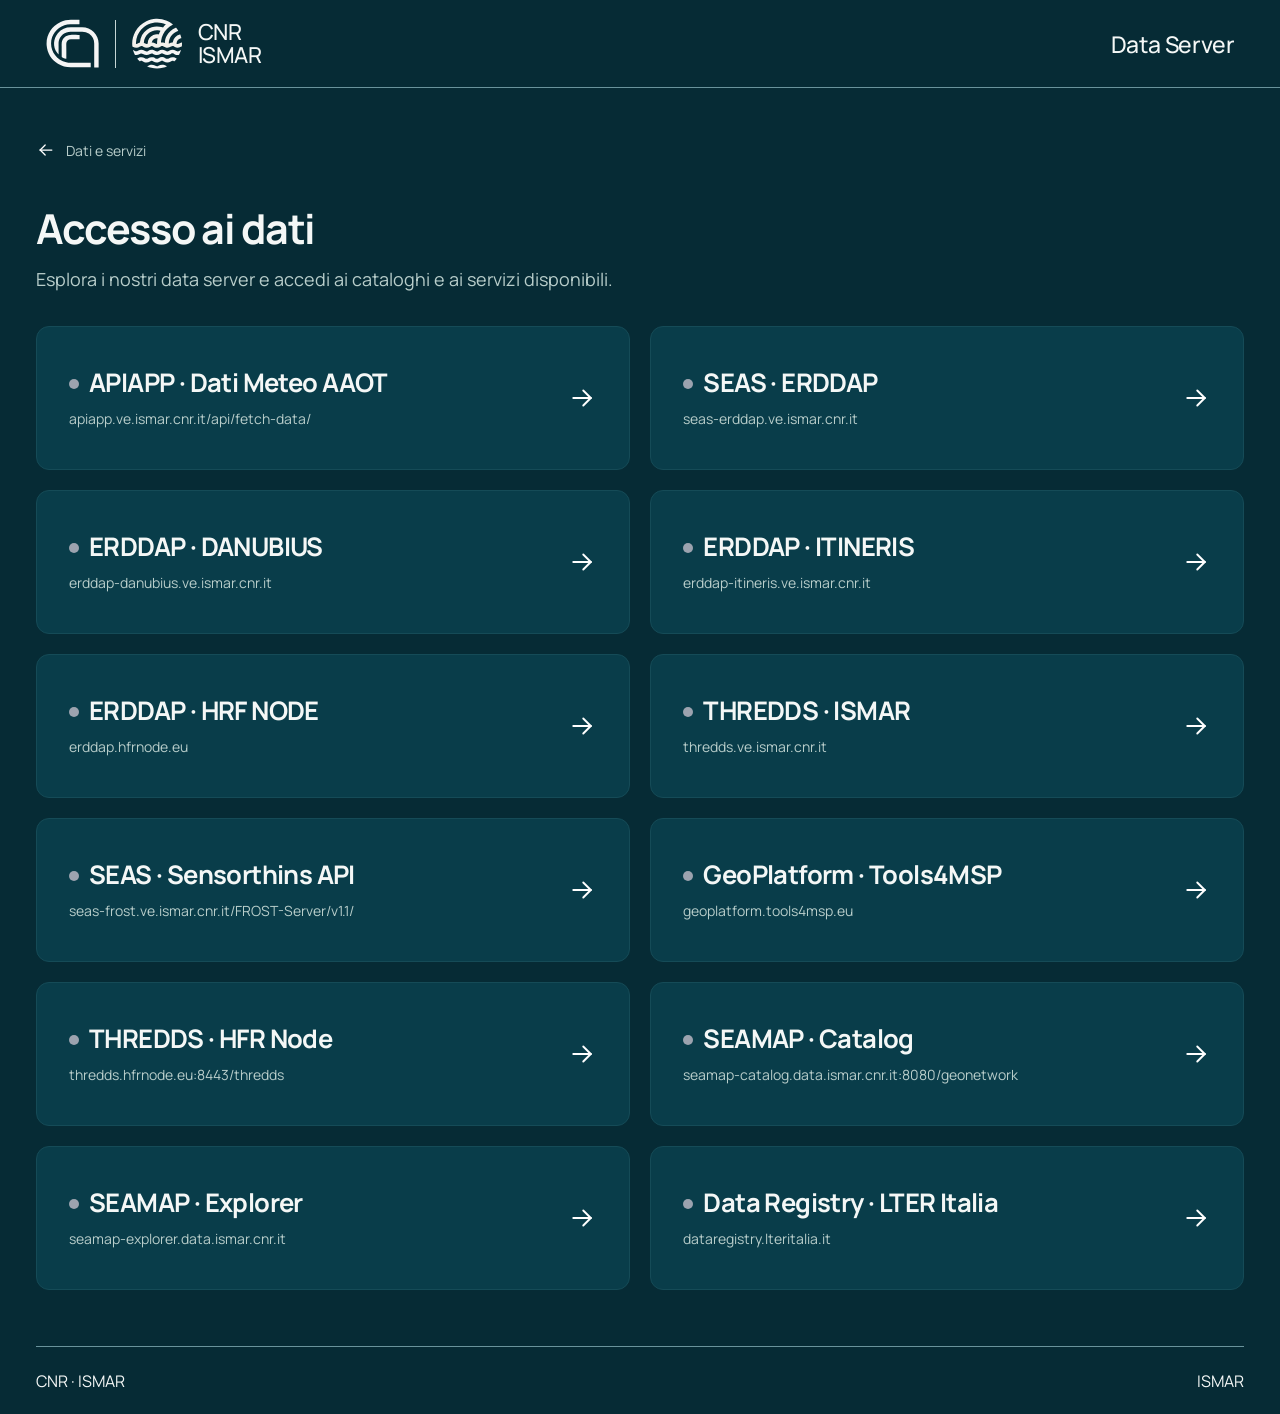
<file: dataservers.html>
<!doctype html>
<html lang="it">
<head>
  <meta charset="utf-8">
  <meta name="viewport" content="width=device-width, initial-scale=1">
  <meta name="theme-color" content="#062b35">
  <meta name="description" content="I data server e le API di CNR ISMAR: SEAS · ERDDAP, ERDDAP · DANUBIUS, ERDDAP · ITINERIS, ERDDAP · HRF NODE, APIAPP · Dati Meteo AAOT, THREDDS, SensorThing API SEAS, GeoPlatform, HFR Node, SEAMAP Catalog, SEAMAP Explorer e Data Registry · LTER Italia.">
  <title>Data Server · CNR ISMAR</title>
  <link rel="icon" href="assets/brand/ismar.svg" type="image/svg+xml">
  <link rel="preload" href="assets/fonts/manrope-variable.ttf" as="font" type="font/ttf" crossorigin>
  <link rel="stylesheet" href="styles.css">
  <script src="server-status.js" defer></script>
</head>
<body>
  <a class="skip-link" href="#contenuto">Vai ai data server</a>
  <header class="site-header">
    <a class="brand" href="./" aria-label="CNR ISMAR · pagina iniziale">
      <img class="brand-cnr" src="assets/brand/cnr.svg" alt="" width="53" height="50">
      <span class="brand-divider" aria-hidden="true"></span>
      <img class="brand-ismar" src="assets/brand/ismar.svg" alt="" width="50" height="51">
      <span class="brand-name" aria-hidden="true">CNR<br>ISMAR</span>
    </a>
    <h1>Data Server</h1>
  </header>
  <main id="contenuto" class="main servers-main" tabindex="-1">
    <a class="back-link" href="./">
      <img src="assets/icons/arrow-right.svg" width="20" height="20" alt="">
      <span>Dati e servizi</span>
    </a>
    <div class="servers-intro">
      <h2>Accesso ai dati</h2>
      <p>Esplora i nostri data server e accedi ai cataloghi e ai servizi disponibili.</p>
    </div>
    <nav class="servers-nav" aria-label="Data server ISMAR">
      <!-- Per aggiungere un data server, duplicare un elemento li e aggiornare titolo, URL e href. -->
      <ul class="server-list">
        <li>
          <a class="server-card" href="https://apiapp.ve.ismar.cnr.it/api/fetch-data/">
            <span class="server-copy">
              <span class="server-title">APIAPP · Dati Meteo AAOT</span>
              <span class="server-url">apiapp.ve.ismar.cnr.it/api/fetch-data/</span>
            </span>
            <img class="server-arrow" src="assets/icons/arrow-right.svg" width="30" height="30" alt="">
          </a>
        </li>
        <li>
          <a class="server-card" href="https://seas-erddap.ve.ismar.cnr.it/" data-status-url="https://seas-erddap.ve.ismar.cnr.it/erddap/index.html">
            <span class="server-copy">
              <span class="server-title">SEAS · ERDDAP</span>
              <span class="server-url">seas-erddap.ve.ismar.cnr.it</span>
            </span>
            <img class="server-arrow" src="assets/icons/arrow-right.svg" width="30" height="30" alt="">
          </a>
        </li>
        <li>
          <a class="server-card" href="https://erddap-danubius.ve.ismar.cnr.it/">
            <span class="server-copy">
              <span class="server-title">ERDDAP · DANUBIUS</span>
              <span class="server-url">erddap-danubius.ve.ismar.cnr.it</span>
            </span>
            <img class="server-arrow" src="assets/icons/arrow-right.svg" width="30" height="30" alt="">
          </a>
        </li>
        <li>
          <a class="server-card" href="https://erddap-itineris.ve.ismar.cnr.it/" data-status-url="https://erddap-itineris.ve.ismar.cnr.it/erddap/index.html">
            <span class="server-copy">
              <span class="server-title">ERDDAP · ITINERIS</span>
              <span class="server-url">erddap-itineris.ve.ismar.cnr.it</span>
            </span>
            <img class="server-arrow" src="assets/icons/arrow-right.svg" width="30" height="30" alt="">
          </a>
        </li>
        <li>
          <a class="server-card" href="https://erddap.hfrnode.eu/" data-status-url="https://erddap.hfrnode.eu/erddap/index.html">
            <span class="server-copy">
              <span class="server-title">ERDDAP · HRF NODE</span>
              <span class="server-url">erddap.hfrnode.eu</span>
            </span>
            <img class="server-arrow" src="assets/icons/arrow-right.svg" width="30" height="30" alt="">
          </a>
        </li>
        <li>
          <a class="server-card" href="https://thredds.ve.ismar.cnr.it/">
            <span class="server-copy">
              <span class="server-title">THREDDS · ISMAR</span>
              <span class="server-url">thredds.ve.ismar.cnr.it</span>
            </span>
            <img class="server-arrow" src="assets/icons/arrow-right.svg" width="30" height="30" alt="">
          </a>
        </li>
        <li>
          <a class="server-card" href="http://seas-frost.ve.ismar.cnr.it/FROST-Server/v1.1/" data-status-url="https://seas-frost.ve.ismar.cnr.it/FROST-Server/v1.1/">
            <span class="server-copy">
              <span class="server-title">SEAS · Sensorthins API</span>
              <span class="server-url">seas-frost.ve.ismar.cnr.it/FROST-Server/v1.1/</span>
            </span>
            <img class="server-arrow" src="assets/icons/arrow-right.svg" width="30" height="30" alt="">
          </a>
        </li>
        <li>
          <a class="server-card" href="https://geoplatform.tools4msp.eu/">
            <span class="server-copy">
              <span class="server-title">GeoPlatform · Tools4MSP</span>
              <span class="server-url">geoplatform.tools4msp.eu</span>
            </span>
            <img class="server-arrow" src="assets/icons/arrow-right.svg" width="30" height="30" alt="">
          </a>
        </li>
        <li>
          <a class="server-card" href="https://thredds.hfrnode.eu:8443/thredds">
            <span class="server-copy">
              <span class="server-title">THREDDS · HFR Node</span>
              <span class="server-url">thredds.hfrnode.eu:8443/thredds</span>
            </span>
            <img class="server-arrow" src="assets/icons/arrow-right.svg" width="30" height="30" alt="">
          </a>
        </li>
        <li>
          <a class="server-card" href="http://seamap-catalog.data.ismar.cnr.it:8080/geonetwork">
            <span class="server-copy">
              <span class="server-title">SEAMAP · Catalog</span>
              <span class="server-url">seamap-catalog.data.ismar.cnr.it:8080/geonetwork</span>
            </span>
            <img class="server-arrow" src="assets/icons/arrow-right.svg" width="30" height="30" alt="">
          </a>
        </li>
        <li>
          <a class="server-card" href="https://seamap-explorer.data.ismar.cnr.it/">
            <span class="server-copy">
              <span class="server-title">SEAMAP · Explorer</span>
              <span class="server-url">seamap-explorer.data.ismar.cnr.it</span>
            </span>
            <img class="server-arrow" src="assets/icons/arrow-right.svg" width="30" height="30" alt="">
          </a>
        </li>
        <li>
          <a class="server-card" href="https://dataregistry.lteritalia.it/">
            <span class="server-copy">
              <span class="server-title">Data Registry · LTER Italia</span>
              <span class="server-url">dataregistry.lteritalia.it</span>
            </span>
            <img class="server-arrow" src="assets/icons/arrow-right.svg" width="30" height="30" alt="">
          </a>
        </li>
      </ul>
    </nav>
  </main>
  <footer class="site-footer">
    <span>CNR · ISMAR</span>
    <div class="footer-actions">
      <a href="https://www.ismar.cnr.it/">ISMAR</a>
    </div>
  </footer>
</body>
</html>
</file>
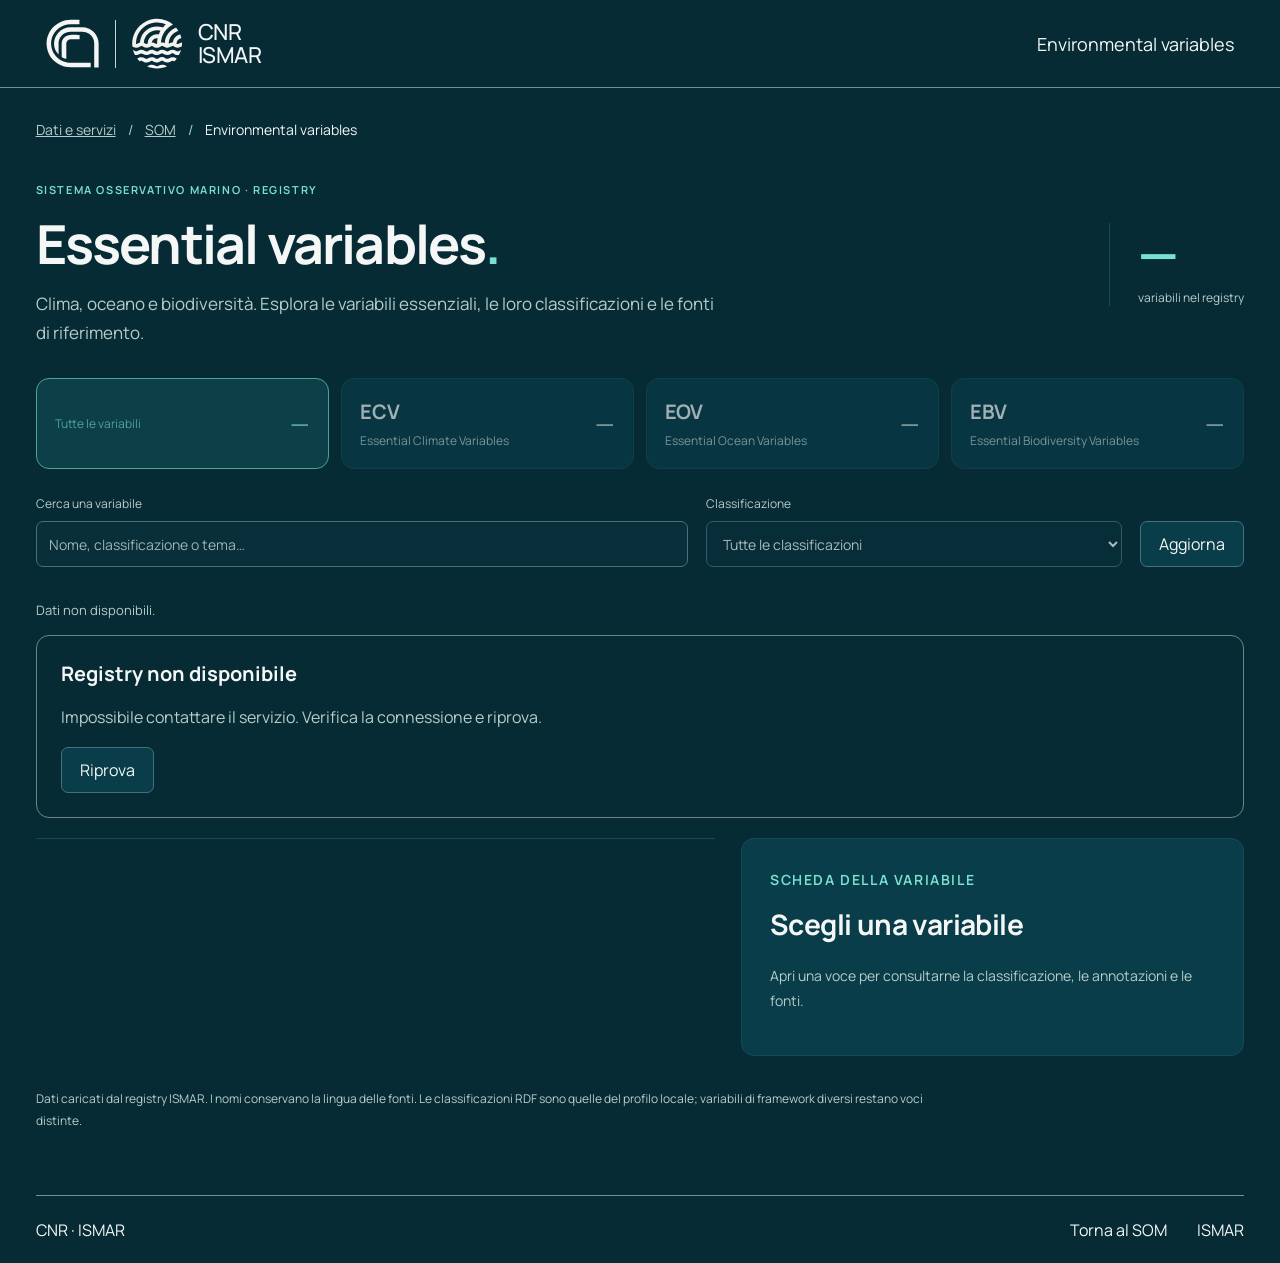
<file: environmental-variables.html>
<!doctype html>
<html lang="it">
<head>
  <meta charset="utf-8">
  <meta name="viewport" content="width=device-width, initial-scale=1">
  <meta name="theme-color" content="#062b35">
  <meta name="description" content="Esplora le Essential Variables del registry CNR ISMAR: ECV, EOV ed EBV, classificazioni e fonti.">
  <title>Environmental variables · CNR ISMAR</title>
  <link rel="icon" href="assets/brand/ismar.svg" type="image/svg+xml">
  <link rel="preload" href="assets/fonts/manrope-variable.ttf" as="font" type="font/ttf" crossorigin>
  <link rel="stylesheet" href="styles.css">
  <link rel="stylesheet" href="environmental-variables.css">
  <script src="config.js" defer></script>
  <script src="environmental-variables.js" defer></script>
</head>
<body>
  <a class="skip-link" href="#contenuto">Vai alle variabili</a>
  <header class="site-header">
    <a class="brand" href="./" aria-label="CNR ISMAR · pagina iniziale">
      <img class="brand-cnr" src="assets/brand/cnr.svg" alt="" width="53" height="50">
      <span class="brand-divider" aria-hidden="true"></span>
      <img class="brand-ismar" src="assets/brand/ismar.svg" alt="" width="50" height="51">
      <span class="brand-name" aria-hidden="true">CNR<br>ISMAR</span>
    </a>
    <span class="ev-header-title">Environmental variables</span>
  </header>
  <main id="contenuto" class="main ev-main" tabindex="-1">
    <nav class="breadcrumb" aria-label="Percorso di navigazione"><a href="./">Dati e servizi</a><span aria-hidden="true">/</span><a href="./som.html">SOM</a><span aria-hidden="true">/</span><span aria-current="page">Environmental variables</span></nav>
    <section class="ev-intro" aria-labelledby="ev-title">
      <div><p class="ev-eyebrow">SISTEMA OSSERVATIVO MARINO · REGISTRY</p><h1 id="ev-title">Essential variables<span>.</span></h1><p>Clima, oceano e biodiversità. Esplora le variabili essenziali, le loro classificazioni e le fonti di riferimento.</p></div>
      <div class="ev-total"><strong id="total-count">—</strong><span>variabili nel registry</span></div>
    </section>
    <div id="frameworks" class="ev-frameworks" role="group" aria-label="Filtra per framework">
      <button type="button" data-framework="" aria-pressed="true" disabled><span>Tutte le variabili</span><strong data-count="all">—</strong></button>
      <button type="button" data-framework="ECV" aria-pressed="false" disabled><span><b>ECV</b>Essential Climate Variables</span><strong data-count="ECV">—</strong></button>
      <button type="button" data-framework="EOV" aria-pressed="false" disabled><span><b>EOV</b>Essential Ocean Variables</span><strong data-count="EOV">—</strong></button>
      <button type="button" data-framework="EBV" aria-pressed="false" disabled><span><b>EBV</b>Essential Biodiversity Variables</span><strong data-count="EBV">—</strong></button>
    </div>
    <div class="ev-toolbar">
      <label class="ev-search" for="search">Cerca una variabile<input id="search" type="search" placeholder="Nome, classificazione o tema…" autocomplete="off" disabled></label>
      <label for="category">Classificazione<select id="category" disabled><option value="">Tutte le classificazioni</option></select></label>
      <button id="refresh" class="ev-button" type="button">Aggiorna</button>
    </div>
    <div class="ev-status-row"><p id="status" role="status" aria-live="polite">Caricamento del registry…</p><button id="clear-filters" class="ev-text-button" type="button" hidden>Azzera filtri</button></div>
    <div id="error" class="ev-message" hidden><h2>Registry non disponibile</h2><p id="error-message"></p><button id="retry" class="ev-button" type="button">Riprova</button></div>
    <div class="ev-layout">
      <section aria-label="Elenco delle variabili" id="catalogue" aria-busy="true"><ul id="variables" class="ev-list"></ul><div id="empty" class="ev-message" hidden><h2>Nessuna variabile trovata</h2><p>Prova un altro nome o modifica i filtri.</p></div></section>
      <aside id="detail" class="ev-detail" aria-labelledby="detail-title"><p class="ev-eyebrow">SCHEDA DELLA VARIABILE</p><h2 id="detail-title" tabindex="-1">Scegli una variabile</h2><p class="ev-placeholder">Apri una voce per consultarne la classificazione, le annotazioni e le fonti.</p></aside>
    </div>
    <p class="ev-note">Dati caricati dal registry ISMAR. I nomi conservano la lingua delle fonti. Le classificazioni RDF sono quelle del profilo locale; variabili di framework diversi restano voci distinte.</p>
    <noscript><p class="ev-message">Attiva JavaScript per consultare il registry e le schede delle variabili.</p></noscript>
  </main>
  <footer class="site-footer"><span>CNR · ISMAR</span><div class="footer-actions"><a href="./som.html">Torna al SOM</a><a href="https://www.ismar.cnr.it/">ISMAR</a></div></footer>
</body>
</html>
</file>
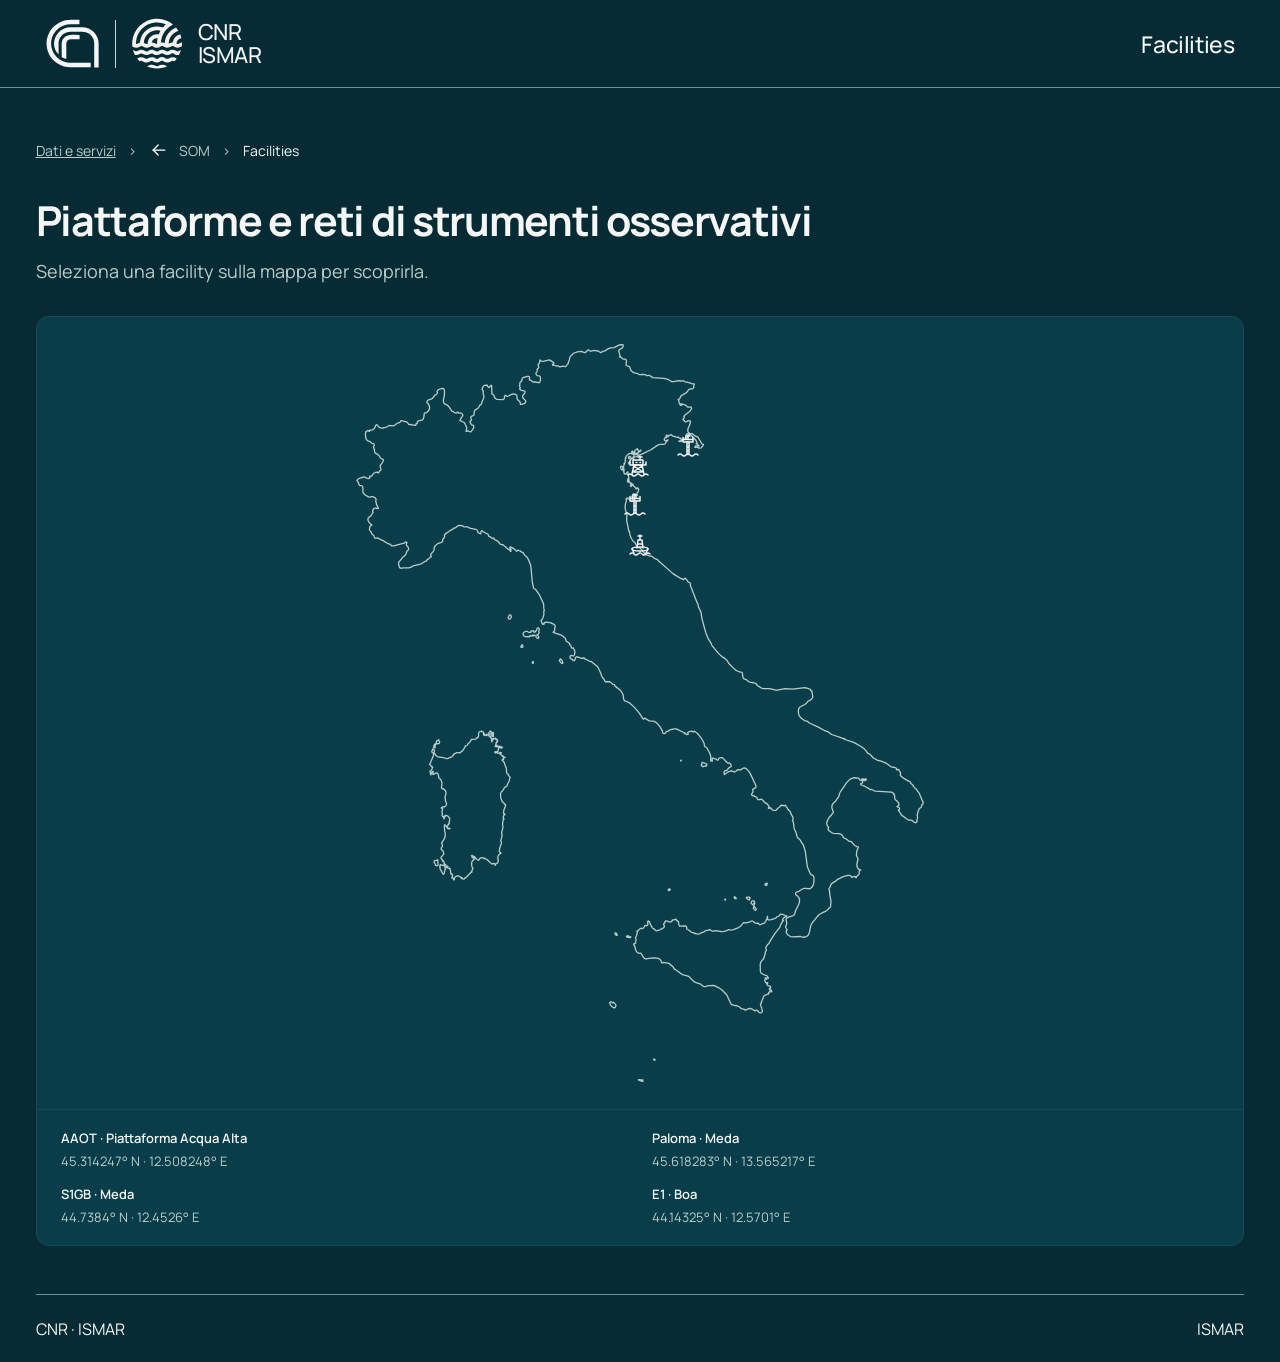
<file: facilities.html>
<!doctype html>
<html lang="it">
<head>
  <meta charset="utf-8">
  <meta name="viewport" content="width=device-width, initial-scale=1">
  <meta name="theme-color" content="#062b35">
  <meta name="description" content="Le facilities di CNR ISMAR sulla mappa d’Italia: piattaforma Acqua Alta (AAOT), mede Paloma e S1GB e boa E1.">
  <title>Facilities · CNR ISMAR</title>
  <link rel="icon" href="assets/brand/ismar.svg" type="image/svg+xml">
  <link rel="preload" href="assets/fonts/manrope-variable.ttf" as="font" type="font/ttf" crossorigin>
  <link rel="stylesheet" href="styles.css">
</head>
<body>
  <a class="skip-link" href="#contenuto">Vai alla mappa delle facilities</a>
  <header class="site-header">
    <a class="brand" href="./" aria-label="CNR ISMAR · pagina iniziale">
      <img class="brand-cnr" src="assets/brand/cnr.svg" alt="" width="53" height="50">
      <span class="brand-divider" aria-hidden="true"></span>
      <img class="brand-ismar" src="assets/brand/ismar.svg" alt="" width="50" height="51">
      <span class="brand-name" aria-hidden="true">CNR<br>ISMAR</span>
    </a>
    <h1>Facilities</h1>
  </header>
  <main id="contenuto" class="main facilities-main" tabindex="-1">
    <nav class="breadcrumb" aria-label="Percorso di navigazione">
      <a href="./">Dati e servizi</a>
      <span aria-hidden="true">›</span>
      <a class="back-link" href="./som.html">
        <img src="assets/icons/arrow-right.svg" width="20" height="20" alt="">
        <span>SOM</span>
      </a>
      <span aria-hidden="true">›</span>
      <span aria-current="page">Facilities</span>
    </nav>
    <div class="facilities-intro">
      <h2>Piattaforme e reti di strumenti osservativi</h2>
      <p>Seleziona una facility sulla mappa per scoprirla.</p>
    </div>
    <figure class="facilities-atlas" aria-labelledby="facilities-map-caption">
      <div class="facilities-map">
        <img class="italy-outline" src="assets/maps/italy-outline.svg" alt="Mappa dei soli contorni dello Stato italiano, isole comprese." width="760" height="920">
        <!-- Centro dell’icona proiettato dalle coordinate ufficiali ISMAR:
             45.3142467 N, 12.5082483 E. Stessa proiezione dell’SVG.
             Fonte: https://www.ismar.cnr.it/en/what-we-do/oceanographic-infrastructures/acqua-alta-oceanographic-tower/ -->
        <a class="facility-marker" href="./AAOT.html" aria-label="AAOT · Piattaforma oceanografica Acqua Alta. Apri la pagina dedicata." aria-describedby="aaot-coordinates" data-latitude="45.3142467" data-longitude="12.5082483" style="--facility-x: 49.623378%; --facility-y: 18.839571%">
          <span class="facility-icon">
            <img src="assets/icons/aaot.svg" alt="" width="24" height="24">
          </span>
          <span class="facility-label" aria-hidden="true">
            <strong>AAOT</strong>
            <span>Piattaforma Acqua Alta</span>
          </span>
        </a>
        <!-- Paloma: coordinate pubblicate da CNR-ISMAR nella scheda della meda. -->
        <a class="facility-marker" href="https://www.ismar.cnr.it/web-content/cosa-facciamo/infrastrutture-oceanografiche/meda-paloma/" aria-label="Paloma · Meda oceanografica nel Golfo di Trieste. Apri la scheda ISMAR." aria-describedby="paloma-coordinates" data-latitude="45.618283" data-longitude="13.565217" style="--facility-x: 57.304011%; --facility-y: 16.237221%">
          <span class="facility-icon"><img src="assets/icons/meda.svg" alt="" width="24" height="24"></span>
          <span class="facility-label" aria-hidden="true"><strong>Paloma</strong><span>Meda · Golfo di Trieste</span></span>
        </a>
        <!-- S1GB: coordinate della meda elastica, fonte JERICO Research Infrastructure. -->
        <a class="facility-marker" href="https://www.jerico-ri.eu/infrastructure/meteoceanographic-site-s1-gb/" aria-label="S1GB · Meda oceanografica al largo del Delta del Po. Apri la scheda JERICO." aria-describedby="s1gb-coordinates" data-latitude="44.7384" data-longitude="12.4526" style="--facility-x: 49.219001%; --facility-y: 23.730459%">
          <span class="facility-icon"><img src="assets/icons/meda.svg" alt="" width="24" height="24"></span>
          <span class="facility-label" aria-hidden="true"><strong>S1GB</strong><span>Meda · Delta del Po</span></span>
        </a>
        <!-- E1: coordinate del sito nel rapporto CNR-ISMAR sulla rete nazionale di siti osservativi. -->
        <a class="facility-marker" href="https://deims.org/locations/45409faa-b33f-496e-919d-e442921bd923" aria-label="E1 · Boa meteo-oceanografica al largo di Rimini. Apri la scheda della stazione." aria-describedby="e1-coordinates" data-latitude="44.14325" data-longitude="12.5701" style="--facility-x: 50.072834%; --facility-y: 28.734379%">
          <span class="facility-icon"><img src="assets/icons/boa-e1.svg" alt="" width="24" height="24"></span>
          <span class="facility-label" aria-hidden="true"><strong>E1</strong><span>Boa · Costa riminese</span></span>
        </a>
      </div>
      <figcaption id="facilities-map-caption" class="facilities-caption">
        <span><strong>AAOT · Piattaforma Acqua Alta</strong><span id="aaot-coordinates">45.314247° N · 12.508248° E</span></span>
        <span><strong>Paloma · Meda</strong><span id="paloma-coordinates">45.618283° N · 13.565217° E</span></span>
        <span><strong>S1GB · Meda</strong><span id="s1gb-coordinates">44.7384° N · 12.4526° E</span></span>
        <span><strong>E1 · Boa</strong><span id="e1-coordinates">44.14325° N · 12.5701° E</span></span>
      </figcaption>
    </figure>
  </main>
  <footer class="site-footer">
    <span>CNR · ISMAR</span>
    <div class="footer-actions">
      <a href="https://www.ismar.cnr.it/">ISMAR</a>
    </div>
  </footer>
</body>
</html>
</file>
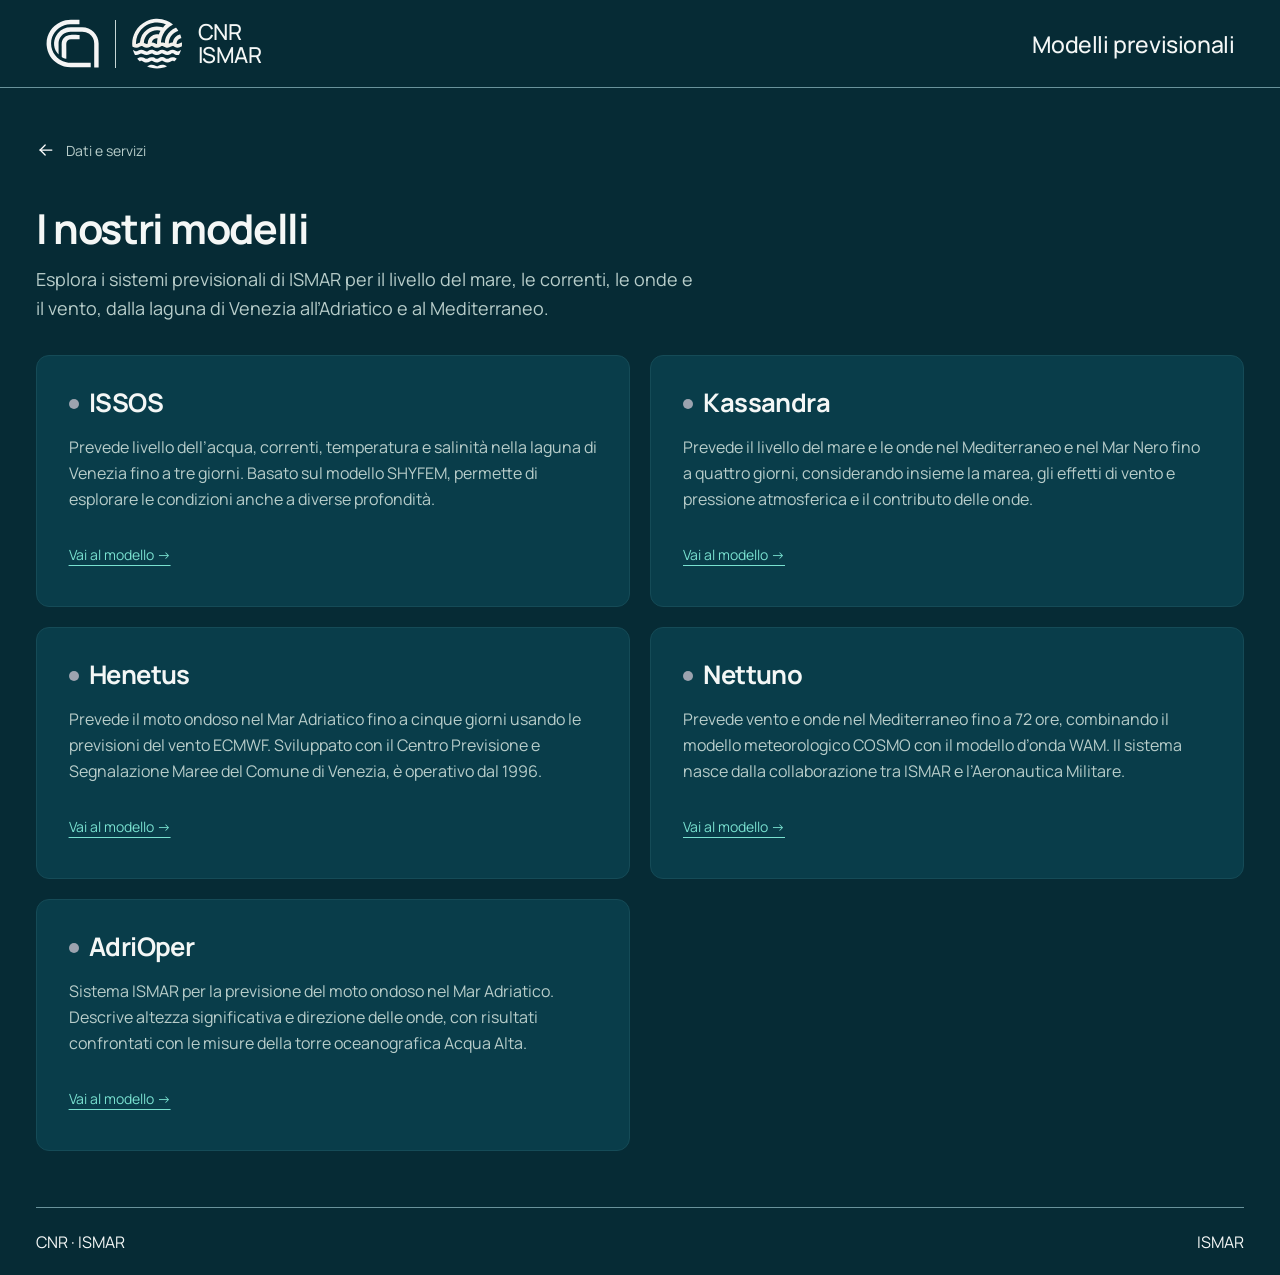
<file: models.html>
<!doctype html>
<html lang="it">
<head>
  <meta charset="utf-8">
  <meta name="viewport" content="width=device-width, initial-scale=1">
  <meta name="theme-color" content="#062b35">
  <meta name="description" content="I modelli previsionali di CNR ISMAR: ISSOS, Kassandra, Henetus, Nettuno e AdriOper.">
  <title>Modelli previsionali · CNR ISMAR</title>
  <link rel="icon" href="assets/brand/ismar.svg" type="image/svg+xml">
  <link rel="preload" href="assets/fonts/manrope-variable.ttf" as="font" type="font/ttf" crossorigin>
  <link rel="stylesheet" href="styles.css">
  <script src="server-status.js" defer></script>
</head>
<body>
  <a class="skip-link" href="#contenuto">Vai ai modelli previsionali</a>
  <header class="site-header models-header">
    <a class="brand" href="./" aria-label="CNR ISMAR · pagina iniziale">
      <img class="brand-cnr" src="assets/brand/cnr.svg" alt="" width="53" height="50">
      <span class="brand-divider" aria-hidden="true"></span>
      <img class="brand-ismar" src="assets/brand/ismar.svg" alt="" width="50" height="51">
      <span class="brand-name" aria-hidden="true">CNR<br>ISMAR</span>
    </a>
    <h1>Modelli previsionali</h1>
  </header>
  <main id="contenuto" class="main servers-main" tabindex="-1">
    <a class="back-link" href="./">
      <img src="assets/icons/arrow-right.svg" width="20" height="20" alt="">
      <span>Dati e servizi</span>
    </a>
    <div class="servers-intro">
      <h2>I nostri modelli</h2>
      <p>Esplora i sistemi previsionali di ISMAR per il livello del mare, le correnti, le onde e il vento, dalla laguna di Venezia all’Adriatico e al Mediterraneo.</p>
    </div>
    <!-- Fonte delle descrizioni di ISSOS, Kassandra, Henetus e Nettuno:
         https://www.ismar.cnr.it/cosa-facciamo/sistemi-di-previsione/
         Consultata il 13 novembre 2026. Mantenere le descrizioni intorno ai 200 caratteri.
         Per aggiungere un modello, duplicare un elemento li e aggiornare
         titolo, descrizione e collegamento model-homepage. -->
    <ul class="server-list" aria-label="Modelli previsionali ISMAR">
      <li>
        <article class="model-card" aria-labelledby="issos-title">
          <h3 id="issos-title" class="server-title">ISSOS</h3>
          <p class="model-description">Prevede livello dell’acqua, correnti, temperatura e salinità nella laguna di Venezia fino a tre giorni. Basato sul modello SHYFEM, permette di esplorare le condizioni anche a diverse profondità.</p>
          <a class="model-homepage" href="https://issos.ve.ismar.cnr.it/">Vai al modello →</a>
        </article>
      </li>
      <li>
        <article class="model-card" aria-labelledby="kassandra-title">
          <h3 id="kassandra-title" class="server-title">Kassandra</h3>
          <p class="model-description">Prevede il livello del mare e le onde nel Mediterraneo e nel Mar Nero fino a quattro giorni, considerando insieme la marea, gli effetti di vento e pressione atmosferica e il contributo delle onde.</p>
          <a class="model-homepage" href="http://kassandra.ve.ismar.cnr.it:8080/kassandra">Vai al modello →</a>
        </article>
      </li>
      <li>
        <article class="model-card" aria-labelledby="henetus-title">
          <h3 id="henetus-title" class="server-title">Henetus</h3>
          <p class="model-description">Prevede il moto ondoso nel Mar Adriatico fino a cinque giorni usando le previsioni del vento ECMWF. Sviluppato con il Centro Previsione e Segnalazione Maree del Comune di Venezia, è operativo dal 1996.</p>
          <a class="model-homepage" href="https://thredds.ve.ismar.cnr.it/thredds/catalog/HENETUS/catalog.html">Vai al modello →</a>
        </article>
      </li>
      <li>
        <article class="model-card" aria-labelledby="nettuno-title">
          <h3 id="nettuno-title" class="server-title">Nettuno</h3>
          <p class="model-description">Prevede vento e onde nel Mediterraneo fino a 72 ore, combinando il modello meteorologico COSMO con il modello d’onda WAM. Il sistema nasce dalla collaborazione tra ISMAR e l’Aeronautica Militare.</p>
          <a class="model-homepage" href="https://thredds.ve.ismar.cnr.it/thredds/catalog/NETTUNO/catalog.html">Vai al modello →</a>
        </article>
      </li>
      <li>
        <article class="model-card" aria-labelledby="adrioper-title">
          <h3 id="adrioper-title" class="server-title">AdriOper</h3>
          <!-- Fonte: Cavaleri, Bertotti e Pezzutto (2019), sezione 3.
               https://doi.org/10.5194/os-15-227-2019 -->
          <p class="model-description">Sistema ISMAR per la previsione del moto ondoso nel Mar Adriatico. Descrive altezza significativa e direzione delle onde, con risultati confrontati con le misure della torre oceanografica Acqua Alta.</p>
          <a class="model-homepage" href="https://thredds.ve.ismar.cnr.it/thredds/catalog/catalog.html">Vai al modello →</a>
        </article>
      </li>
    </ul>
  </main>
  <footer class="site-footer">
    <span>CNR · ISMAR</span>
    <div class="footer-actions">
      <a href="https://www.ismar.cnr.it/">ISMAR</a>
    </div>
  </footer>
</body>
</html>
</file>
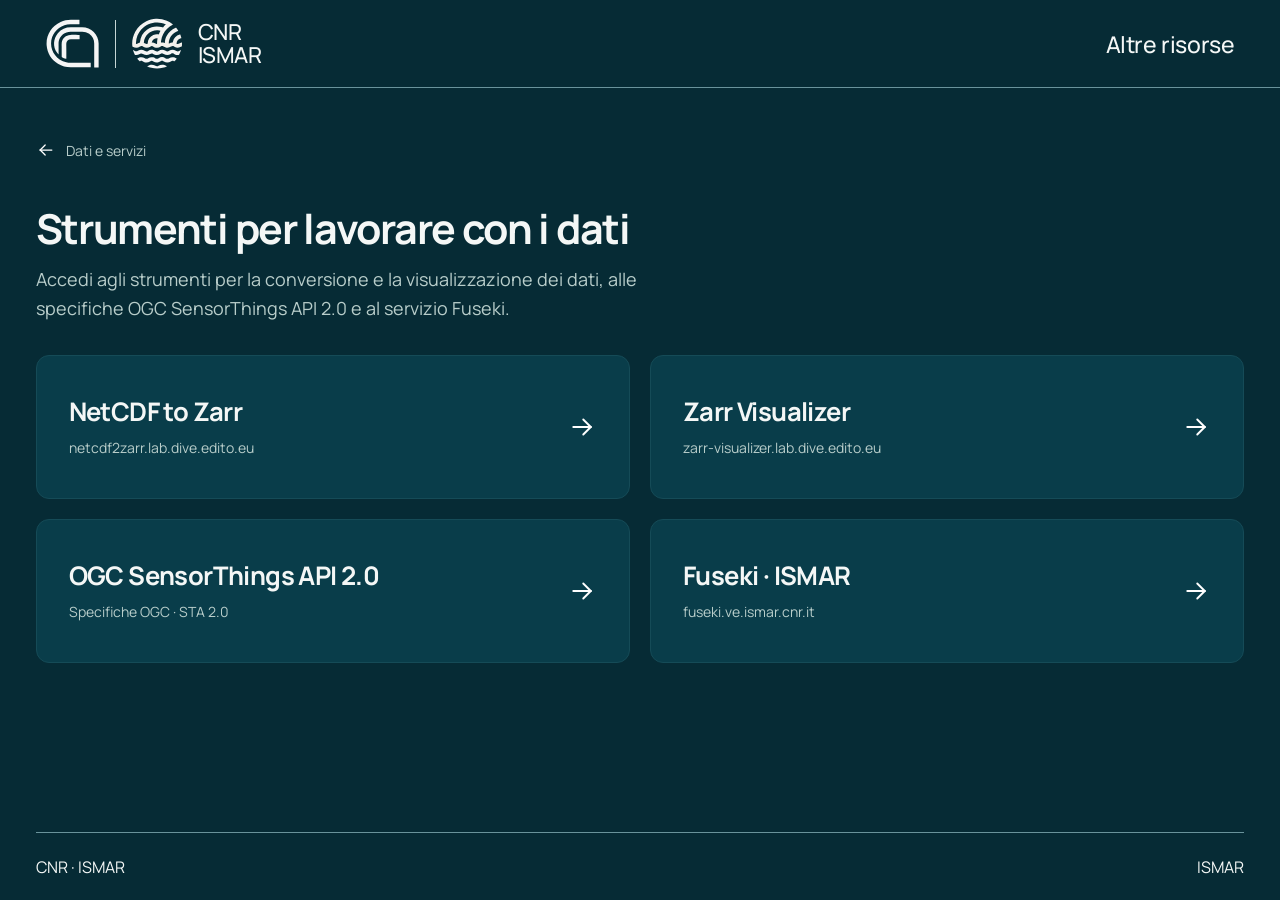
<file: otherresources.html>
<!doctype html>
<html lang="it">
<head>
  <meta charset="utf-8">
  <meta name="viewport" content="width=device-width, initial-scale=1">
  <meta name="theme-color" content="#062b35">
  <meta name="description" content="Altre risorse per lavorare con i dati: NetCDF to Zarr, Zarr Visualizer, specifiche OGC SensorThings API 2.0 e servizio Fuseki.">
  <title>Altre risorse · CNR ISMAR</title>
  <link rel="icon" href="assets/brand/ismar.svg" type="image/svg+xml">
  <link rel="preload" href="assets/fonts/manrope-variable.ttf" as="font" type="font/ttf" crossorigin>
  <link rel="stylesheet" href="styles.css">
</head>
<body>
  <a class="skip-link" href="#contenuto">Vai alle risorse</a>
  <header class="site-header">
    <a class="brand" href="./" aria-label="CNR ISMAR · pagina iniziale">
      <img class="brand-cnr" src="assets/brand/cnr.svg" alt="" width="53" height="50">
      <span class="brand-divider" aria-hidden="true"></span>
      <img class="brand-ismar" src="assets/brand/ismar.svg" alt="" width="50" height="51">
      <span class="brand-name" aria-hidden="true">CNR<br>ISMAR</span>
    </a>
    <h1>Altre risorse</h1>
  </header>
  <main id="contenuto" class="main servers-main" tabindex="-1">
    <a class="back-link" href="./">
      <img src="assets/icons/arrow-right.svg" width="20" height="20" alt="">
      <span>Dati e servizi</span>
    </a>
    <div class="servers-intro">
      <h2>Strumenti per lavorare con i dati</h2>
      <p>Accedi agli strumenti per la conversione e la visualizzazione dei dati, alle specifiche OGC SensorThings API 2.0 e al servizio Fuseki.</p>
    </div>
    <nav class="servers-nav" aria-label="Altre risorse">
      <ul class="server-list">
        <li>
          <a class="server-card" href="https://netcdf2zarr.lab.dive.edito.eu/">
            <span class="server-copy">
              <span class="server-title">NetCDF to Zarr</span>
              <span class="server-url">netcdf2zarr.lab.dive.edito.eu</span>
            </span>
            <img class="server-arrow" src="assets/icons/arrow-right.svg" width="30" height="30" alt="">
          </a>
        </li>
        <li>
          <a class="server-card" href="https://zarr-visualizer.lab.dive.edito.eu/">
            <span class="server-copy">
              <span class="server-title">Zarr Visualizer</span>
              <span class="server-url">zarr-visualizer.lab.dive.edito.eu</span>
            </span>
            <img class="server-arrow" src="assets/icons/arrow-right.svg" width="30" height="30" alt="">
          </a>
        </li>
        <li>
          <a class="server-card" href="https://docs.ogc.org/is/23-019/23-019.html">
            <span class="server-copy">
              <span class="server-title">OGC SensorThings API 2.0</span>
              <span class="server-url">Specifiche OGC · STA 2.0</span>
            </span>
            <img class="server-arrow" src="assets/icons/arrow-right.svg" width="30" height="30" alt="">
          </a>
        </li>
        <li>
          <a class="server-card" href="https://fuseki.ve.ismar.cnr.it/#/">
            <span class="server-copy">
              <span class="server-title">Fuseki · ISMAR</span>
              <span class="server-url">fuseki.ve.ismar.cnr.it</span>
            </span>
            <img class="server-arrow" src="assets/icons/arrow-right.svg" width="30" height="30" alt="">
          </a>
        </li>
      </ul>
    </nav>
  </main>
  <footer class="site-footer">
    <span>CNR · ISMAR</span>
    <div class="footer-actions">
      <a href="https://www.ismar.cnr.it/">ISMAR</a>
    </div>
  </footer>
</body>
</html>
</file>
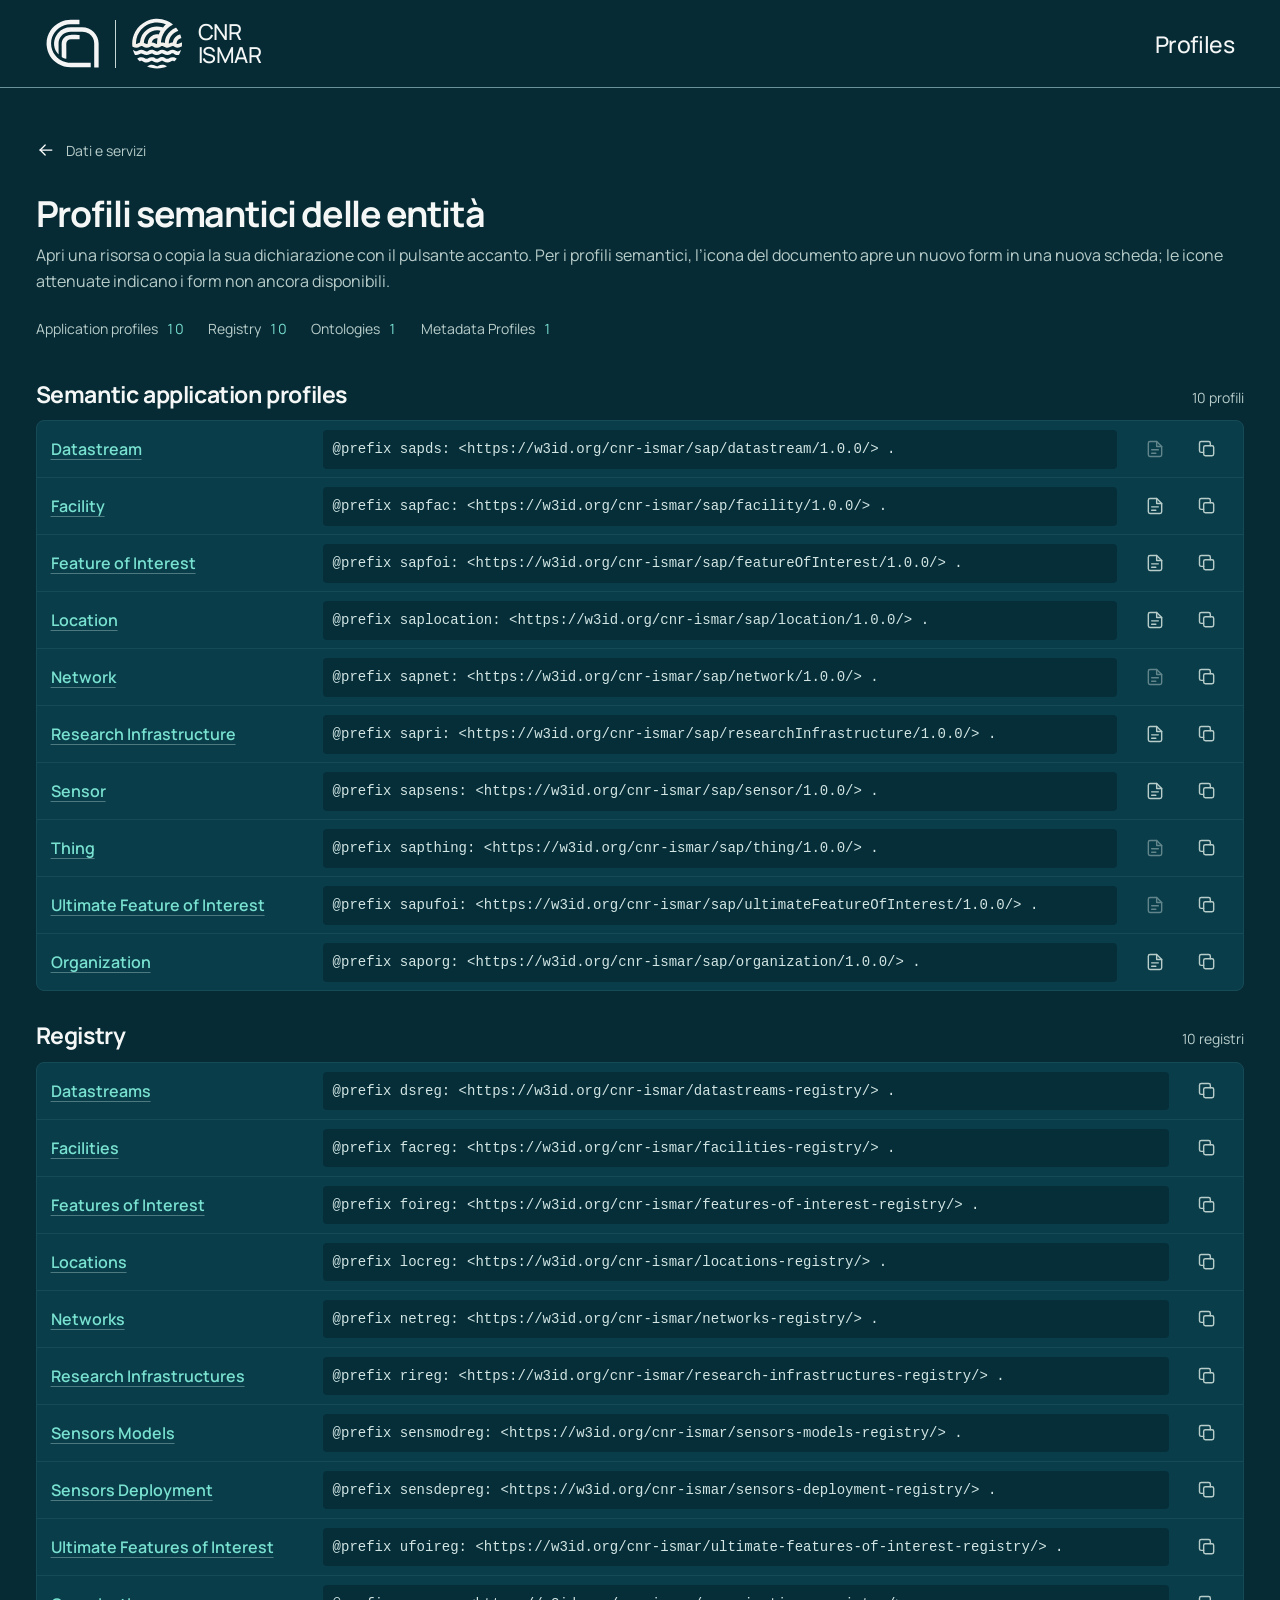
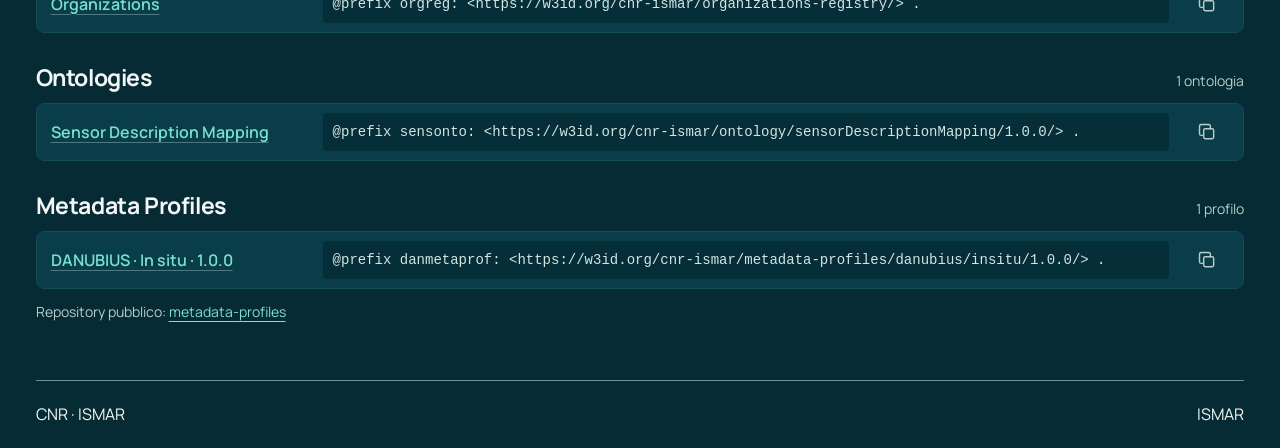
<file: profiles.html>
<!doctype html>
<html lang="it">
<head>
  <meta charset="utf-8">
  <meta name="viewport" content="width=device-width, initial-scale=1">
  <meta name="theme-color" content="#062b35">
  <meta name="description" content="Profili di CNR ISMAR: semantic application profiles, registry, ontologie e metadata profiles.">
  <title>Profiles · CNR ISMAR</title>
  <link rel="icon" href="assets/brand/ismar.svg" type="image/svg+xml">
  <link rel="preload" href="assets/fonts/manrope-variable.ttf" as="font" type="font/ttf" crossorigin>
  <link rel="stylesheet" href="styles.css">
  <script src="profiles.js" defer></script>
</head>
<body>
  <a class="skip-link" href="#contenuto">Vai ai profili semantici</a>
  <header class="site-header">
    <a class="brand" href="./" aria-label="CNR ISMAR · pagina iniziale">
      <img class="brand-cnr" src="assets/brand/cnr.svg" alt="" width="53" height="50">
      <span class="brand-divider" aria-hidden="true"></span>
      <img class="brand-ismar" src="assets/brand/ismar.svg" alt="" width="50" height="51">
      <span class="brand-name" aria-hidden="true">CNR<br>ISMAR</span>
    </a>
    <h1>Profiles</h1>
  </header>
  <main id="contenuto" class="main servers-main profiles-main" tabindex="-1">
    <a class="back-link" href="./">
      <img src="assets/icons/arrow-right.svg" width="20" height="20" alt="">
      <span>Dati e servizi</span>
    </a>
    <div class="servers-intro profiles-intro">
      <h2>Profili semantici delle entità</h2>
      <p>Apri una risorsa o copia la sua dichiarazione con il pulsante accanto. Per i profili semantici, l’icona del documento apre un nuovo form in una nuova scheda; le icone attenuate indicano i form non ancora disponibili.</p>
      <nav class="profiles-nav" aria-label="Sezioni dei profili">
        <a href="#semantic-application-profiles">Application profiles <span>10</span></a>
        <a href="#registry">Registry <span>10</span></a>
        <a href="#ontologies">Ontologies <span>1</span></a>
        <a href="#metadata-profiles">Metadata Profiles <span>1</span></a>
      </nav>
    </div>
    <section class="profiles-section" aria-labelledby="semantic-application-profiles">
      <div class="profiles-section-heading">
        <div>
          <h3 id="semantic-application-profiles">Semantic application profiles</h3>
        </div>
        <span class="profiles-count">10 profili</span>
      </div>
      <ul class="profiles-list">
        <li class="profile-row">
          <h4><a href="https://w3id.org/cnr-ismar/sap/datastream/1.0.0/">Datastream</a></h4>
          <code id="prefix-sapds">@prefix sapds: &lt;https://w3id.org/cnr-ismar/sap/datastream/1.0.0/&gt; .</code>
          <div class="profile-actions">
            <button class="profile-form" type="button" disabled aria-label="Form Datastream non ancora disponibile" title="Form Datastream non ancora disponibile">
              <svg viewBox="0 0 24 24" width="20" height="20" fill="none" stroke="currentColor" stroke-width="1.7" stroke-linecap="round" stroke-linejoin="round" aria-hidden="true"><path d="M14 3H6a2 2 0 0 0-2 2v14a2 2 0 0 0 2 2h12a2 2 0 0 0 2-2V9z"/><path d="M14 3v6h6M8 13h8M8 17h5"/></svg>
            </button>
            <button class="profile-copy" type="button" data-copy="prefix-sapds" aria-label="Copia il prefix sapds:" title="Copia il prefix sapds:" hidden>
                <svg class="copy-icon" viewBox="0 0 24 24" width="20" height="20" fill="none" stroke="currentColor" stroke-width="1.7" stroke-linecap="round" stroke-linejoin="round" aria-hidden="true"><rect x="8" y="8" width="12" height="12" rx="2"/><path d="M16 8V5a2 2 0 0 0-2-2H5a2 2 0 0 0-2 2v9a2 2 0 0 0 2 2h3"/></svg>
                <svg class="copied-icon" viewBox="0 0 24 24" width="20" height="20" fill="none" stroke="currentColor" stroke-width="1.7" stroke-linecap="round" stroke-linejoin="round" aria-hidden="true"><path d="m5 12 4 4L19 6"/></svg>
              </button>
          </div>
        </li>
        <li class="profile-row">
          <h4><a href="https://w3id.org/cnr-ismar/sap/facility/1.0.0/">Facility</a></h4>
          <code id="prefix-sapfac">@prefix sapfac: &lt;https://w3id.org/cnr-ismar/sap/facility/1.0.0/&gt; .</code>
          <div class="profile-actions">
            <a class="profile-form" href="https://assets.ve.ismar.cnr.it/public/public_forms/sap-facility-shacl-form.html" target="_blank" rel="noopener noreferrer" aria-label="Apri un nuovo form Facility (nuova scheda)" title="Apri un nuovo form Facility (nuova scheda)">
              <svg viewBox="0 0 24 24" width="20" height="20" fill="none" stroke="currentColor" stroke-width="1.7" stroke-linecap="round" stroke-linejoin="round" aria-hidden="true"><path d="M14 3H6a2 2 0 0 0-2 2v14a2 2 0 0 0 2 2h12a2 2 0 0 0 2-2V9z"/><path d="M14 3v6h6M8 13h8M8 17h5"/></svg>
            </a>
            <button class="profile-copy" type="button" data-copy="prefix-sapfac" aria-label="Copia il prefix sapfac:" title="Copia il prefix sapfac:" hidden>
                <svg class="copy-icon" viewBox="0 0 24 24" width="20" height="20" fill="none" stroke="currentColor" stroke-width="1.7" stroke-linecap="round" stroke-linejoin="round" aria-hidden="true"><rect x="8" y="8" width="12" height="12" rx="2"/><path d="M16 8V5a2 2 0 0 0-2-2H5a2 2 0 0 0-2 2v9a2 2 0 0 0 2 2h3"/></svg>
                <svg class="copied-icon" viewBox="0 0 24 24" width="20" height="20" fill="none" stroke="currentColor" stroke-width="1.7" stroke-linecap="round" stroke-linejoin="round" aria-hidden="true"><path d="m5 12 4 4L19 6"/></svg>
              </button>
          </div>
        </li>
        <li class="profile-row">
          <h4><a href="https://w3id.org/cnr-ismar/sap/featureOfInterest/1.0.0/">Feature of Interest</a></h4>
          <code id="prefix-sapfoi">@prefix sapfoi: &lt;https://w3id.org/cnr-ismar/sap/featureOfInterest/1.0.0/&gt; .</code>
          <div class="profile-actions">
            <a class="profile-form" href="https://assets.ve.ismar.cnr.it/public/public_forms/sap-feature-of-interest-shacl-form.html" target="_blank" rel="noopener noreferrer" aria-label="Apri un nuovo form Feature of Interest (nuova scheda)" title="Apri un nuovo form Feature of Interest (nuova scheda)">
              <svg viewBox="0 0 24 24" width="20" height="20" fill="none" stroke="currentColor" stroke-width="1.7" stroke-linecap="round" stroke-linejoin="round" aria-hidden="true"><path d="M14 3H6a2 2 0 0 0-2 2v14a2 2 0 0 0 2 2h12a2 2 0 0 0 2-2V9z"/><path d="M14 3v6h6M8 13h8M8 17h5"/></svg>
            </a>
            <button class="profile-copy" type="button" data-copy="prefix-sapfoi" aria-label="Copia il prefix sapfoi:" title="Copia il prefix sapfoi:" hidden>
                <svg class="copy-icon" viewBox="0 0 24 24" width="20" height="20" fill="none" stroke="currentColor" stroke-width="1.7" stroke-linecap="round" stroke-linejoin="round" aria-hidden="true"><rect x="8" y="8" width="12" height="12" rx="2"/><path d="M16 8V5a2 2 0 0 0-2-2H5a2 2 0 0 0-2 2v9a2 2 0 0 0 2 2h3"/></svg>
                <svg class="copied-icon" viewBox="0 0 24 24" width="20" height="20" fill="none" stroke="currentColor" stroke-width="1.7" stroke-linecap="round" stroke-linejoin="round" aria-hidden="true"><path d="m5 12 4 4L19 6"/></svg>
              </button>
          </div>
        </li>
        <li class="profile-row">
          <h4><a href="https://w3id.org/cnr-ismar/sap/location/1.0.0/">Location</a></h4>
          <code id="prefix-saplocation">@prefix saplocation: &lt;https://w3id.org/cnr-ismar/sap/location/1.0.0/&gt; .</code>
          <div class="profile-actions">
            <a class="profile-form" href="https://assets.ve.ismar.cnr.it/public/public_forms/sap-location-shacl-form.html" target="_blank" rel="noopener noreferrer" aria-label="Apri un nuovo form Location (nuova scheda)" title="Apri un nuovo form Location (nuova scheda)">
              <svg viewBox="0 0 24 24" width="20" height="20" fill="none" stroke="currentColor" stroke-width="1.7" stroke-linecap="round" stroke-linejoin="round" aria-hidden="true"><path d="M14 3H6a2 2 0 0 0-2 2v14a2 2 0 0 0 2 2h12a2 2 0 0 0 2-2V9z"/><path d="M14 3v6h6M8 13h8M8 17h5"/></svg>
            </a>
            <button class="profile-copy" type="button" data-copy="prefix-saplocation" aria-label="Copia il prefix saplocation:" title="Copia il prefix saplocation:" hidden>
                <svg class="copy-icon" viewBox="0 0 24 24" width="20" height="20" fill="none" stroke="currentColor" stroke-width="1.7" stroke-linecap="round" stroke-linejoin="round" aria-hidden="true"><rect x="8" y="8" width="12" height="12" rx="2"/><path d="M16 8V5a2 2 0 0 0-2-2H5a2 2 0 0 0-2 2v9a2 2 0 0 0 2 2h3"/></svg>
                <svg class="copied-icon" viewBox="0 0 24 24" width="20" height="20" fill="none" stroke="currentColor" stroke-width="1.7" stroke-linecap="round" stroke-linejoin="round" aria-hidden="true"><path d="m5 12 4 4L19 6"/></svg>
              </button>
          </div>
        </li>
        <li class="profile-row">
          <h4><a href="https://w3id.org/cnr-ismar/sap/network/1.0.0/">Network</a></h4>
          <code id="prefix-sapnet">@prefix sapnet: &lt;https://w3id.org/cnr-ismar/sap/network/1.0.0/&gt; .</code>
          <div class="profile-actions">
            <button class="profile-form" type="button" disabled aria-label="Form Network non ancora disponibile" title="Form Network non ancora disponibile">
              <svg viewBox="0 0 24 24" width="20" height="20" fill="none" stroke="currentColor" stroke-width="1.7" stroke-linecap="round" stroke-linejoin="round" aria-hidden="true"><path d="M14 3H6a2 2 0 0 0-2 2v14a2 2 0 0 0 2 2h12a2 2 0 0 0 2-2V9z"/><path d="M14 3v6h6M8 13h8M8 17h5"/></svg>
            </button>
            <button class="profile-copy" type="button" data-copy="prefix-sapnet" aria-label="Copia il prefix sapnet:" title="Copia il prefix sapnet:" hidden>
                <svg class="copy-icon" viewBox="0 0 24 24" width="20" height="20" fill="none" stroke="currentColor" stroke-width="1.7" stroke-linecap="round" stroke-linejoin="round" aria-hidden="true"><rect x="8" y="8" width="12" height="12" rx="2"/><path d="M16 8V5a2 2 0 0 0-2-2H5a2 2 0 0 0-2 2v9a2 2 0 0 0 2 2h3"/></svg>
                <svg class="copied-icon" viewBox="0 0 24 24" width="20" height="20" fill="none" stroke="currentColor" stroke-width="1.7" stroke-linecap="round" stroke-linejoin="round" aria-hidden="true"><path d="m5 12 4 4L19 6"/></svg>
              </button>
          </div>
        </li>
        <li class="profile-row">
          <h4><a href="https://w3id.org/cnr-ismar/sap/researchInfrastructure/1.0.0/">Research Infrastructure</a></h4>
          <code id="prefix-sapri">@prefix sapri: &lt;https://w3id.org/cnr-ismar/sap/researchInfrastructure/1.0.0/&gt; .</code>
          <div class="profile-actions">
            <a class="profile-form" href="https://assets.ve.ismar.cnr.it/public/public_forms/sap-research-infrastructure-shacl-form.html" target="_blank" rel="noopener noreferrer" aria-label="Apri un nuovo form Research Infrastructure (nuova scheda)" title="Apri un nuovo form Research Infrastructure (nuova scheda)">
              <svg viewBox="0 0 24 24" width="20" height="20" fill="none" stroke="currentColor" stroke-width="1.7" stroke-linecap="round" stroke-linejoin="round" aria-hidden="true"><path d="M14 3H6a2 2 0 0 0-2 2v14a2 2 0 0 0 2 2h12a2 2 0 0 0 2-2V9z"/><path d="M14 3v6h6M8 13h8M8 17h5"/></svg>
            </a>
            <button class="profile-copy" type="button" data-copy="prefix-sapri" aria-label="Copia il prefix sapri:" title="Copia il prefix sapri:" hidden>
                <svg class="copy-icon" viewBox="0 0 24 24" width="20" height="20" fill="none" stroke="currentColor" stroke-width="1.7" stroke-linecap="round" stroke-linejoin="round" aria-hidden="true"><rect x="8" y="8" width="12" height="12" rx="2"/><path d="M16 8V5a2 2 0 0 0-2-2H5a2 2 0 0 0-2 2v9a2 2 0 0 0 2 2h3"/></svg>
                <svg class="copied-icon" viewBox="0 0 24 24" width="20" height="20" fill="none" stroke="currentColor" stroke-width="1.7" stroke-linecap="round" stroke-linejoin="round" aria-hidden="true"><path d="m5 12 4 4L19 6"/></svg>
              </button>
          </div>
        </li>
        <li class="profile-row">
          <h4><a href="https://w3id.org/cnr-ismar/sap/sensor/1.0.0/">Sensor</a></h4>
          <code id="prefix-sapsens">@prefix sapsens: &lt;https://w3id.org/cnr-ismar/sap/sensor/1.0.0/&gt; .</code>
          <div class="profile-actions">
            <a class="profile-form" href="https://assets.ve.ismar.cnr.it/public/public_forms/sap-sensor-shacl-form.html" target="_blank" rel="noopener noreferrer" aria-label="Apri un nuovo form Sensor (nuova scheda)" title="Apri un nuovo form Sensor (nuova scheda)">
              <svg viewBox="0 0 24 24" width="20" height="20" fill="none" stroke="currentColor" stroke-width="1.7" stroke-linecap="round" stroke-linejoin="round" aria-hidden="true"><path d="M14 3H6a2 2 0 0 0-2 2v14a2 2 0 0 0 2 2h12a2 2 0 0 0 2-2V9z"/><path d="M14 3v6h6M8 13h8M8 17h5"/></svg>
            </a>
            <button class="profile-copy" type="button" data-copy="prefix-sapsens" aria-label="Copia il prefix sapsens:" title="Copia il prefix sapsens:" hidden>
                <svg class="copy-icon" viewBox="0 0 24 24" width="20" height="20" fill="none" stroke="currentColor" stroke-width="1.7" stroke-linecap="round" stroke-linejoin="round" aria-hidden="true"><rect x="8" y="8" width="12" height="12" rx="2"/><path d="M16 8V5a2 2 0 0 0-2-2H5a2 2 0 0 0-2 2v9a2 2 0 0 0 2 2h3"/></svg>
                <svg class="copied-icon" viewBox="0 0 24 24" width="20" height="20" fill="none" stroke="currentColor" stroke-width="1.7" stroke-linecap="round" stroke-linejoin="round" aria-hidden="true"><path d="m5 12 4 4L19 6"/></svg>
              </button>
          </div>
        </li>
        <li class="profile-row">
          <h4><a href="https://w3id.org/cnr-ismar/sap/thing/1.0.0/">Thing</a></h4>
          <code id="prefix-sapthing">@prefix sapthing: &lt;https://w3id.org/cnr-ismar/sap/thing/1.0.0/&gt; .</code>
          <div class="profile-actions">
            <button class="profile-form" type="button" disabled aria-label="Form Thing non ancora disponibile" title="Form Thing non ancora disponibile">
              <svg viewBox="0 0 24 24" width="20" height="20" fill="none" stroke="currentColor" stroke-width="1.7" stroke-linecap="round" stroke-linejoin="round" aria-hidden="true"><path d="M14 3H6a2 2 0 0 0-2 2v14a2 2 0 0 0 2 2h12a2 2 0 0 0 2-2V9z"/><path d="M14 3v6h6M8 13h8M8 17h5"/></svg>
            </button>
            <button class="profile-copy" type="button" data-copy="prefix-sapthing" aria-label="Copia il prefix sapthing:" title="Copia il prefix sapthing:" hidden>
                <svg class="copy-icon" viewBox="0 0 24 24" width="20" height="20" fill="none" stroke="currentColor" stroke-width="1.7" stroke-linecap="round" stroke-linejoin="round" aria-hidden="true"><rect x="8" y="8" width="12" height="12" rx="2"/><path d="M16 8V5a2 2 0 0 0-2-2H5a2 2 0 0 0-2 2v9a2 2 0 0 0 2 2h3"/></svg>
                <svg class="copied-icon" viewBox="0 0 24 24" width="20" height="20" fill="none" stroke="currentColor" stroke-width="1.7" stroke-linecap="round" stroke-linejoin="round" aria-hidden="true"><path d="m5 12 4 4L19 6"/></svg>
              </button>
          </div>
        </li>
        <li class="profile-row">
          <h4><a href="https://w3id.org/cnr-ismar/sap/ultimateFeatureOfInterest/1.0.0/">Ultimate Feature of Interest</a></h4>
          <code id="prefix-sapufoi">@prefix sapufoi: &lt;https://w3id.org/cnr-ismar/sap/ultimateFeatureOfInterest/1.0.0/&gt; .</code>
          <div class="profile-actions">
            <button class="profile-form" type="button" disabled aria-label="Form Ultimate Feature of Interest non ancora disponibile" title="Form Ultimate Feature of Interest non ancora disponibile">
              <svg viewBox="0 0 24 24" width="20" height="20" fill="none" stroke="currentColor" stroke-width="1.7" stroke-linecap="round" stroke-linejoin="round" aria-hidden="true"><path d="M14 3H6a2 2 0 0 0-2 2v14a2 2 0 0 0 2 2h12a2 2 0 0 0 2-2V9z"/><path d="M14 3v6h6M8 13h8M8 17h5"/></svg>
            </button>
            <button class="profile-copy" type="button" data-copy="prefix-sapufoi" aria-label="Copia il prefix sapufoi:" title="Copia il prefix sapufoi:" hidden>
                <svg class="copy-icon" viewBox="0 0 24 24" width="20" height="20" fill="none" stroke="currentColor" stroke-width="1.7" stroke-linecap="round" stroke-linejoin="round" aria-hidden="true"><rect x="8" y="8" width="12" height="12" rx="2"/><path d="M16 8V5a2 2 0 0 0-2-2H5a2 2 0 0 0-2 2v9a2 2 0 0 0 2 2h3"/></svg>
                <svg class="copied-icon" viewBox="0 0 24 24" width="20" height="20" fill="none" stroke="currentColor" stroke-width="1.7" stroke-linecap="round" stroke-linejoin="round" aria-hidden="true"><path d="m5 12 4 4L19 6"/></svg>
              </button>
          </div>
        </li>
        <li class="profile-row">
          <h4><a href="https://w3id.org/cnr-ismar/sap/organization/1.0.0/">Organization</a></h4>
          <code id="prefix-saporg">@prefix saporg: &lt;https://w3id.org/cnr-ismar/sap/organization/1.0.0/&gt; .</code>
          <div class="profile-actions">
            <a class="profile-form" href="https://assets.ve.ismar.cnr.it/public/public_forms/sap-organization-shacl-form.html" target="_blank" rel="noopener noreferrer" aria-label="Apri un nuovo form Organization (nuova scheda)" title="Apri un nuovo form Organization (nuova scheda)">
              <svg viewBox="0 0 24 24" width="20" height="20" fill="none" stroke="currentColor" stroke-width="1.7" stroke-linecap="round" stroke-linejoin="round" aria-hidden="true"><path d="M14 3H6a2 2 0 0 0-2 2v14a2 2 0 0 0 2 2h12a2 2 0 0 0 2-2V9z"/><path d="M14 3v6h6M8 13h8M8 17h5"/></svg>
            </a>
            <button class="profile-copy" type="button" data-copy="prefix-saporg" aria-label="Copia il prefix saporg:" title="Copia il prefix saporg:" hidden>
                <svg class="copy-icon" viewBox="0 0 24 24" width="20" height="20" fill="none" stroke="currentColor" stroke-width="1.7" stroke-linecap="round" stroke-linejoin="round" aria-hidden="true"><rect x="8" y="8" width="12" height="12" rx="2"/><path d="M16 8V5a2 2 0 0 0-2-2H5a2 2 0 0 0-2 2v9a2 2 0 0 0 2 2h3"/></svg>
                <svg class="copied-icon" viewBox="0 0 24 24" width="20" height="20" fill="none" stroke="currentColor" stroke-width="1.7" stroke-linecap="round" stroke-linejoin="round" aria-hidden="true"><path d="m5 12 4 4L19 6"/></svg>
              </button>
          </div>
        </li>
      </ul>
    </section>
    <section class="profiles-section" aria-labelledby="registry">
      <div class="profiles-section-heading">
        <div>
          <h3 id="registry">Registry</h3>
        </div>
        <span class="profiles-count">10 registri</span>
      </div>
      <ul class="profiles-list">
        <li class="profile-row">
          <h4><a href="https://w3id.org/cnr-ismar/datastreams-registry/">Datastreams</a></h4>
          <code id="prefix-dsreg">@prefix dsreg: &lt;https://w3id.org/cnr-ismar/datastreams-registry/&gt; .</code>
          <button class="profile-copy" type="button" data-copy="prefix-dsreg" aria-label="Copia il prefix dsreg:" title="Copia il prefix dsreg:" hidden>
              <svg class="copy-icon" viewBox="0 0 24 24" width="20" height="20" fill="none" stroke="currentColor" stroke-width="1.7" stroke-linecap="round" stroke-linejoin="round" aria-hidden="true"><rect x="8" y="8" width="12" height="12" rx="2"/><path d="M16 8V5a2 2 0 0 0-2-2H5a2 2 0 0 0-2 2v9a2 2 0 0 0 2 2h3"/></svg>
              <svg class="copied-icon" viewBox="0 0 24 24" width="20" height="20" fill="none" stroke="currentColor" stroke-width="1.7" stroke-linecap="round" stroke-linejoin="round" aria-hidden="true"><path d="m5 12 4 4L19 6"/></svg>
            </button>
        </li>
        <li class="profile-row">
          <h4><a href="https://w3id.org/cnr-ismar/facilities-registry/">Facilities</a></h4>
          <code id="prefix-facreg">@prefix facreg: &lt;https://w3id.org/cnr-ismar/facilities-registry/&gt; .</code>
          <button class="profile-copy" type="button" data-copy="prefix-facreg" aria-label="Copia il prefix facreg:" title="Copia il prefix facreg:" hidden>
              <svg class="copy-icon" viewBox="0 0 24 24" width="20" height="20" fill="none" stroke="currentColor" stroke-width="1.7" stroke-linecap="round" stroke-linejoin="round" aria-hidden="true"><rect x="8" y="8" width="12" height="12" rx="2"/><path d="M16 8V5a2 2 0 0 0-2-2H5a2 2 0 0 0-2 2v9a2 2 0 0 0 2 2h3"/></svg>
              <svg class="copied-icon" viewBox="0 0 24 24" width="20" height="20" fill="none" stroke="currentColor" stroke-width="1.7" stroke-linecap="round" stroke-linejoin="round" aria-hidden="true"><path d="m5 12 4 4L19 6"/></svg>
            </button>
        </li>
        <li class="profile-row">
          <h4><a href="https://w3id.org/cnr-ismar/features-of-interest-registry/">Features of Interest</a></h4>
          <code id="prefix-foireg">@prefix foireg: &lt;https://w3id.org/cnr-ismar/features-of-interest-registry/&gt; .</code>
          <button class="profile-copy" type="button" data-copy="prefix-foireg" aria-label="Copia il prefix foireg:" title="Copia il prefix foireg:" hidden>
              <svg class="copy-icon" viewBox="0 0 24 24" width="20" height="20" fill="none" stroke="currentColor" stroke-width="1.7" stroke-linecap="round" stroke-linejoin="round" aria-hidden="true"><rect x="8" y="8" width="12" height="12" rx="2"/><path d="M16 8V5a2 2 0 0 0-2-2H5a2 2 0 0 0-2 2v9a2 2 0 0 0 2 2h3"/></svg>
              <svg class="copied-icon" viewBox="0 0 24 24" width="20" height="20" fill="none" stroke="currentColor" stroke-width="1.7" stroke-linecap="round" stroke-linejoin="round" aria-hidden="true"><path d="m5 12 4 4L19 6"/></svg>
            </button>
        </li>
        <li class="profile-row">
          <h4><a href="https://w3id.org/cnr-ismar/locations-registry/">Locations</a></h4>
          <code id="prefix-locreg">@prefix locreg: &lt;https://w3id.org/cnr-ismar/locations-registry/&gt; .</code>
          <button class="profile-copy" type="button" data-copy="prefix-locreg" aria-label="Copia il prefix locreg:" title="Copia il prefix locreg:" hidden>
              <svg class="copy-icon" viewBox="0 0 24 24" width="20" height="20" fill="none" stroke="currentColor" stroke-width="1.7" stroke-linecap="round" stroke-linejoin="round" aria-hidden="true"><rect x="8" y="8" width="12" height="12" rx="2"/><path d="M16 8V5a2 2 0 0 0-2-2H5a2 2 0 0 0-2 2v9a2 2 0 0 0 2 2h3"/></svg>
              <svg class="copied-icon" viewBox="0 0 24 24" width="20" height="20" fill="none" stroke="currentColor" stroke-width="1.7" stroke-linecap="round" stroke-linejoin="round" aria-hidden="true"><path d="m5 12 4 4L19 6"/></svg>
            </button>
        </li>
        <li class="profile-row">
          <h4><a href="https://w3id.org/cnr-ismar/networks-registry/">Networks</a></h4>
          <code id="prefix-netreg">@prefix netreg: &lt;https://w3id.org/cnr-ismar/networks-registry/&gt; .</code>
          <button class="profile-copy" type="button" data-copy="prefix-netreg" aria-label="Copia il prefix netreg:" title="Copia il prefix netreg:" hidden>
              <svg class="copy-icon" viewBox="0 0 24 24" width="20" height="20" fill="none" stroke="currentColor" stroke-width="1.7" stroke-linecap="round" stroke-linejoin="round" aria-hidden="true"><rect x="8" y="8" width="12" height="12" rx="2"/><path d="M16 8V5a2 2 0 0 0-2-2H5a2 2 0 0 0-2 2v9a2 2 0 0 0 2 2h3"/></svg>
              <svg class="copied-icon" viewBox="0 0 24 24" width="20" height="20" fill="none" stroke="currentColor" stroke-width="1.7" stroke-linecap="round" stroke-linejoin="round" aria-hidden="true"><path d="m5 12 4 4L19 6"/></svg>
            </button>
        </li>
        <li class="profile-row">
          <h4><a href="https://w3id.org/cnr-ismar/research-infrastructures-registry/">Research Infrastructures</a></h4>
          <code id="prefix-rireg">@prefix rireg: &lt;https://w3id.org/cnr-ismar/research-infrastructures-registry/&gt; .</code>
          <button class="profile-copy" type="button" data-copy="prefix-rireg" aria-label="Copia il prefix rireg:" title="Copia il prefix rireg:" hidden>
              <svg class="copy-icon" viewBox="0 0 24 24" width="20" height="20" fill="none" stroke="currentColor" stroke-width="1.7" stroke-linecap="round" stroke-linejoin="round" aria-hidden="true"><rect x="8" y="8" width="12" height="12" rx="2"/><path d="M16 8V5a2 2 0 0 0-2-2H5a2 2 0 0 0-2 2v9a2 2 0 0 0 2 2h3"/></svg>
              <svg class="copied-icon" viewBox="0 0 24 24" width="20" height="20" fill="none" stroke="currentColor" stroke-width="1.7" stroke-linecap="round" stroke-linejoin="round" aria-hidden="true"><path d="m5 12 4 4L19 6"/></svg>
            </button>
        </li>
        <li class="profile-row">
          <h4><a href="https://w3id.org/cnr-ismar/sensors-models-registry/">Sensors Models</a></h4>
          <code id="prefix-sensmodreg">@prefix sensmodreg: &lt;https://w3id.org/cnr-ismar/sensors-models-registry/&gt; .</code>
          <button class="profile-copy" type="button" data-copy="prefix-sensmodreg" aria-label="Copia il prefix sensmodreg:" title="Copia il prefix sensmodreg:" hidden>
              <svg class="copy-icon" viewBox="0 0 24 24" width="20" height="20" fill="none" stroke="currentColor" stroke-width="1.7" stroke-linecap="round" stroke-linejoin="round" aria-hidden="true"><rect x="8" y="8" width="12" height="12" rx="2"/><path d="M16 8V5a2 2 0 0 0-2-2H5a2 2 0 0 0-2 2v9a2 2 0 0 0 2 2h3"/></svg>
              <svg class="copied-icon" viewBox="0 0 24 24" width="20" height="20" fill="none" stroke="currentColor" stroke-width="1.7" stroke-linecap="round" stroke-linejoin="round" aria-hidden="true"><path d="m5 12 4 4L19 6"/></svg>
            </button>
        </li>
        <li class="profile-row">
          <h4><a href="https://w3id.org/cnr-ismar/sensors-deployment-registry/">Sensors Deployment</a></h4>
          <code id="prefix-sensdepreg">@prefix sensdepreg: &lt;https://w3id.org/cnr-ismar/sensors-deployment-registry/&gt; .</code>
          <button class="profile-copy" type="button" data-copy="prefix-sensdepreg" aria-label="Copia il prefix sensdepreg:" title="Copia il prefix sensdepreg:" hidden>
              <svg class="copy-icon" viewBox="0 0 24 24" width="20" height="20" fill="none" stroke="currentColor" stroke-width="1.7" stroke-linecap="round" stroke-linejoin="round" aria-hidden="true"><rect x="8" y="8" width="12" height="12" rx="2"/><path d="M16 8V5a2 2 0 0 0-2-2H5a2 2 0 0 0-2 2v9a2 2 0 0 0 2 2h3"/></svg>
              <svg class="copied-icon" viewBox="0 0 24 24" width="20" height="20" fill="none" stroke="currentColor" stroke-width="1.7" stroke-linecap="round" stroke-linejoin="round" aria-hidden="true"><path d="m5 12 4 4L19 6"/></svg>
            </button>
        </li>
        <li class="profile-row">
          <h4><a href="https://w3id.org/cnr-ismar/ultimate-features-of-interest-registry/">Ultimate Features of Interest</a></h4>
          <code id="prefix-ufoireg">@prefix ufoireg: &lt;https://w3id.org/cnr-ismar/ultimate-features-of-interest-registry/&gt; .</code>
          <button class="profile-copy" type="button" data-copy="prefix-ufoireg" aria-label="Copia il prefix ufoireg:" title="Copia il prefix ufoireg:" hidden>
              <svg class="copy-icon" viewBox="0 0 24 24" width="20" height="20" fill="none" stroke="currentColor" stroke-width="1.7" stroke-linecap="round" stroke-linejoin="round" aria-hidden="true"><rect x="8" y="8" width="12" height="12" rx="2"/><path d="M16 8V5a2 2 0 0 0-2-2H5a2 2 0 0 0-2 2v9a2 2 0 0 0 2 2h3"/></svg>
              <svg class="copied-icon" viewBox="0 0 24 24" width="20" height="20" fill="none" stroke="currentColor" stroke-width="1.7" stroke-linecap="round" stroke-linejoin="round" aria-hidden="true"><path d="m5 12 4 4L19 6"/></svg>
            </button>
        </li>
        <li class="profile-row">
          <h4><a href="https://w3id.org/cnr-ismar/organizations-registry/">Organizations</a></h4>
          <code id="prefix-orgreg">@prefix orgreg: &lt;https://w3id.org/cnr-ismar/organizations-registry/&gt; .</code>
          <button class="profile-copy" type="button" data-copy="prefix-orgreg" aria-label="Copia il prefix orgreg:" title="Copia il prefix orgreg:" hidden>
              <svg class="copy-icon" viewBox="0 0 24 24" width="20" height="20" fill="none" stroke="currentColor" stroke-width="1.7" stroke-linecap="round" stroke-linejoin="round" aria-hidden="true"><rect x="8" y="8" width="12" height="12" rx="2"/><path d="M16 8V5a2 2 0 0 0-2-2H5a2 2 0 0 0-2 2v9a2 2 0 0 0 2 2h3"/></svg>
              <svg class="copied-icon" viewBox="0 0 24 24" width="20" height="20" fill="none" stroke="currentColor" stroke-width="1.7" stroke-linecap="round" stroke-linejoin="round" aria-hidden="true"><path d="m5 12 4 4L19 6"/></svg>
            </button>
        </li>
      </ul>
    </section>
    <section class="profiles-section" aria-labelledby="ontologies">
      <div class="profiles-section-heading">
        <div>
          <h3 id="ontologies">Ontologies</h3>
        </div>
        <span class="profiles-count">1 ontologia</span>
      </div>
      <ul class="profiles-list">
        <li class="profile-row">
          <h4><a href="https://w3id.org/cnr-ismar/ontology/sensorDescriptionMapping/1.0.0/">Sensor Description Mapping</a></h4>
          <code id="prefix-sensonto">@prefix sensonto: &lt;https://w3id.org/cnr-ismar/ontology/sensorDescriptionMapping/1.0.0/&gt; .</code>
          <button class="profile-copy" type="button" data-copy="prefix-sensonto" aria-label="Copia il prefix sensonto:" title="Copia il prefix sensonto:" hidden>
              <svg class="copy-icon" viewBox="0 0 24 24" width="20" height="20" fill="none" stroke="currentColor" stroke-width="1.7" stroke-linecap="round" stroke-linejoin="round" aria-hidden="true"><rect x="8" y="8" width="12" height="12" rx="2"/><path d="M16 8V5a2 2 0 0 0-2-2H5a2 2 0 0 0-2 2v9a2 2 0 0 0 2 2h3"/></svg>
              <svg class="copied-icon" viewBox="0 0 24 24" width="20" height="20" fill="none" stroke="currentColor" stroke-width="1.7" stroke-linecap="round" stroke-linejoin="round" aria-hidden="true"><path d="m5 12 4 4L19 6"/></svg>
            </button>
        </li>
      </ul>
    </section>
    <section class="profiles-section" aria-labelledby="metadata-profiles">
      <div class="profiles-section-heading">
        <div>
          <h3 id="metadata-profiles">Metadata Profiles</h3>
        </div>
        <span class="profiles-count">1 profilo</span>
      </div>
      <ul class="profiles-list">
        <li class="profile-row">
          <h4><a href="https://w3id.org/cnr-ismar/metadata-profiles/danubius/insitu/1.0.0/">DANUBIUS · In situ · 1.0.0</a></h4>
          <code id="prefix-danmetaprof">@prefix danmetaprof: &lt;https://w3id.org/cnr-ismar/metadata-profiles/danubius/insitu/1.0.0/&gt; .</code>
          <button class="profile-copy" type="button" data-copy="prefix-danmetaprof" aria-label="Copia il prefix danmetaprof:" title="Copia il prefix danmetaprof:" hidden>
            <svg class="copy-icon" viewBox="0 0 24 24" width="20" height="20" fill="none" stroke="currentColor" stroke-width="1.7" stroke-linecap="round" stroke-linejoin="round" aria-hidden="true"><rect x="8" y="8" width="12" height="12" rx="2"/><path d="M16 8V5a2 2 0 0 0-2-2H5a2 2 0 0 0-2 2v9a2 2 0 0 0 2 2h3"/></svg>
            <svg class="copied-icon" viewBox="0 0 24 24" width="20" height="20" fill="none" stroke="currentColor" stroke-width="1.7" stroke-linecap="round" stroke-linejoin="round" aria-hidden="true"><path d="m5 12 4 4L19 6"/></svg>
          </button>
        </li>
      </ul>
      <p class="profiles-repository">Repository pubblico: <a href="https://github.com/federicobellati/metadata-profiles">metadata-profiles</a></p>
    </section>
    <p id="profile-copy-status" class="visually-hidden" role="status" aria-live="polite" aria-atomic="true"></p>
  </main>
  <footer class="site-footer">
    <span>CNR · ISMAR</span>
    <div class="footer-actions">
      <a href="https://www.ismar.cnr.it/">ISMAR</a>
    </div>
  </footer>
</body>
</html>
</file>
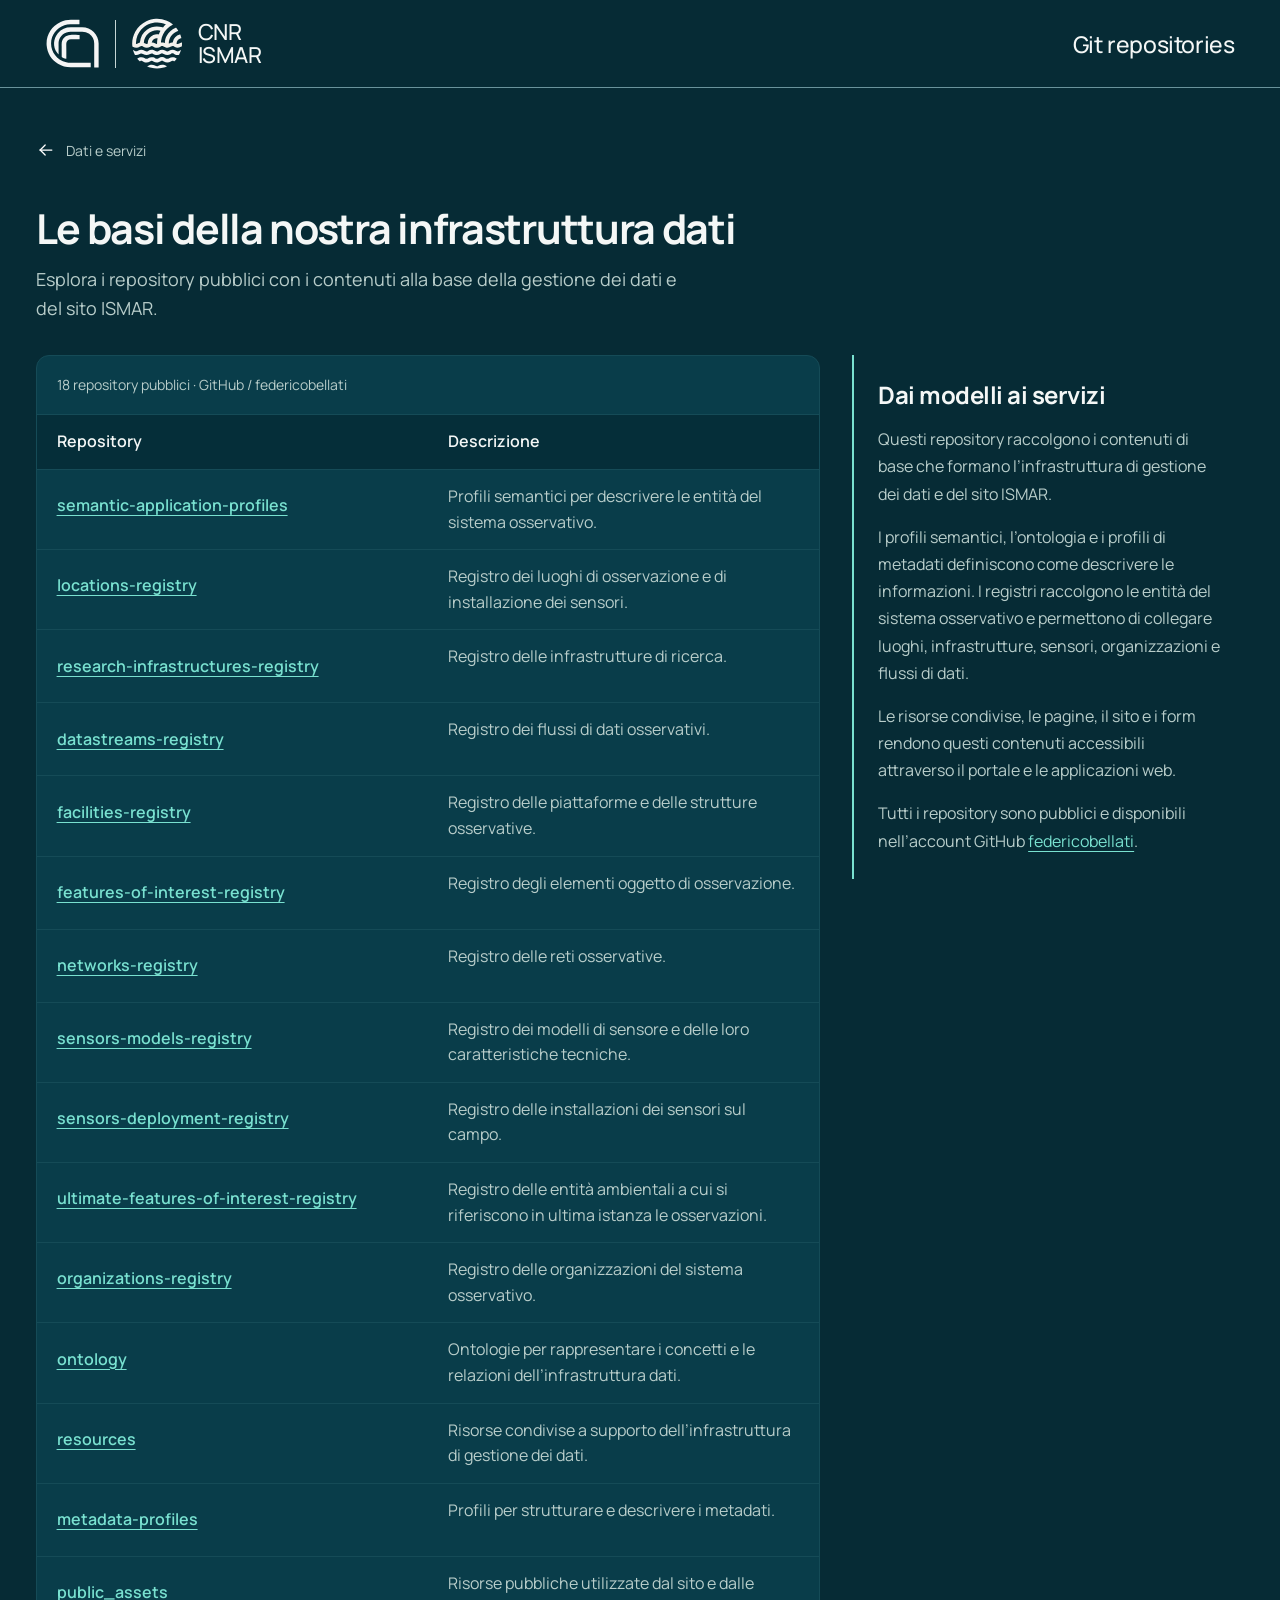
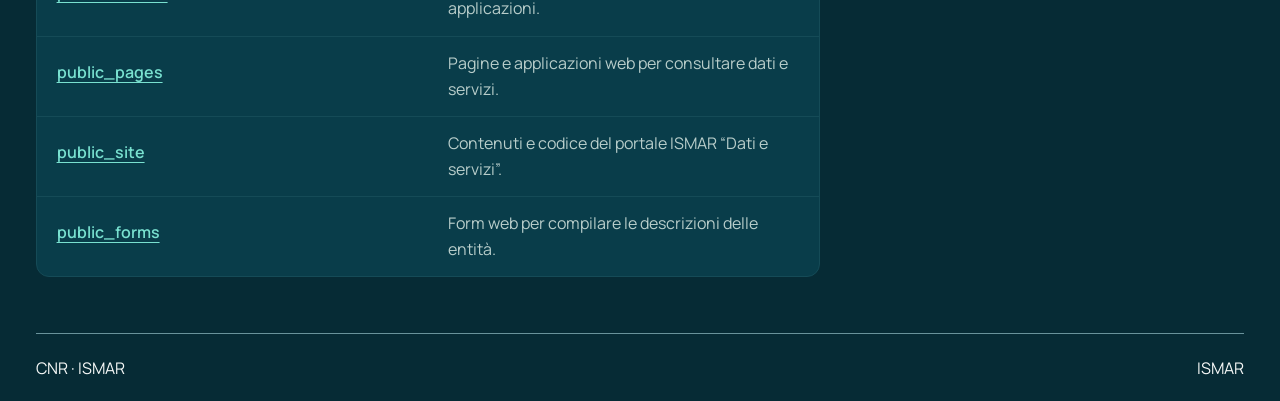
<file: repositories.html>
<!doctype html>
<html lang="it">
<head>
  <meta charset="utf-8">
  <meta name="viewport" content="width=device-width, initial-scale=1">
  <meta name="theme-color" content="#062b35">
  <meta name="description" content="I repository GitHub pubblici alla base dell’infrastruttura dati e del sito CNR ISMAR: profili semantici, registri, ontologia, metadati, risorse e pagine web.">
  <title>Git repositories · CNR ISMAR</title>
  <link rel="icon" href="assets/brand/ismar.svg" type="image/svg+xml">
  <link rel="preload" href="assets/fonts/manrope-variable.ttf" as="font" type="font/ttf" crossorigin>
  <link rel="stylesheet" href="styles.css">
</head>
<body>
  <a class="skip-link" href="#contenuto">Vai ai repository</a>
  <header class="site-header">
    <a class="brand" href="./" aria-label="CNR ISMAR · pagina iniziale">
      <img class="brand-cnr" src="assets/brand/cnr.svg" alt="" width="53" height="50">
      <span class="brand-divider" aria-hidden="true"></span>
      <img class="brand-ismar" src="assets/brand/ismar.svg" alt="" width="50" height="51">
      <span class="brand-name" aria-hidden="true">CNR<br>ISMAR</span>
    </a>
    <h1>Git repositories</h1>
  </header>
  <main id="contenuto" class="main servers-main repositories-main" tabindex="-1">
    <a class="back-link" href="./">
      <img src="assets/icons/arrow-right.svg" width="20" height="20" alt="">
      <span>Dati e servizi</span>
    </a>
    <div class="servers-intro">
      <h2>Le basi della nostra infrastruttura dati</h2>
      <p>Esplora i repository pubblici con i contenuti alla base della gestione dei dati e del sito ISMAR.</p>
    </div>
    <div class="repositories-layout">
      <div class="repositories-table-wrap">
        <table class="repositories-table">
          <caption>18 repository pubblici · GitHub / federicobellati</caption>
          <thead>
            <tr><th scope="col">Repository</th><th scope="col">Descrizione</th></tr>
          </thead>
          <tbody>
            <tr><th scope="row"><a href="https://github.com/federicobellati/semantic-application-profiles">semantic-application-profiles</a></th><td>Profili semantici per descrivere le entità del sistema osservativo.</td></tr>
            <tr><th scope="row"><a href="https://github.com/federicobellati/locations-registry">locations-registry</a></th><td>Registro dei luoghi di osservazione e di installazione dei sensori.</td></tr>
            <tr><th scope="row"><a href="https://github.com/federicobellati/research-infrastructures-registry">research-infrastructures-registry</a></th><td>Registro delle infrastrutture di ricerca.</td></tr>
            <tr><th scope="row"><a href="https://github.com/federicobellati/datastreams-registry">datastreams-registry</a></th><td>Registro dei flussi di dati osservativi.</td></tr>
            <tr><th scope="row"><a href="https://github.com/federicobellati/facilities-registry">facilities-registry</a></th><td>Registro delle piattaforme e delle strutture osservative.</td></tr>
            <tr><th scope="row"><a href="https://github.com/federicobellati/features-of-interest-registry">features-of-interest-registry</a></th><td>Registro degli elementi oggetto di osservazione.</td></tr>
            <tr><th scope="row"><a href="https://github.com/federicobellati/networks-registry">networks-registry</a></th><td>Registro delle reti osservative.</td></tr>
            <tr><th scope="row"><a href="https://github.com/federicobellati/sensors-models-registry">sensors-models-registry</a></th><td>Registro dei modelli di sensore e delle loro caratteristiche tecniche.</td></tr>
            <tr><th scope="row"><a href="https://github.com/federicobellati/sensors-deployment-registry">sensors-deployment-registry</a></th><td>Registro delle installazioni dei sensori sul campo.</td></tr>
            <tr><th scope="row"><a href="https://github.com/federicobellati/ultimate-features-of-interest-registry">ultimate-features-of-interest-registry</a></th><td>Registro delle entità ambientali a cui si riferiscono in ultima istanza le osservazioni.</td></tr>
            <tr><th scope="row"><a href="https://github.com/federicobellati/organizations-registry">organizations-registry</a></th><td>Registro delle organizzazioni del sistema osservativo.</td></tr>
            <tr><th scope="row"><a href="https://github.com/federicobellati/ontology">ontology</a></th><td>Ontologie per rappresentare i concetti e le relazioni dell’infrastruttura dati.</td></tr>
            <tr><th scope="row"><a href="https://github.com/federicobellati/resources">resources</a></th><td>Risorse condivise a supporto dell’infrastruttura di gestione dei dati.</td></tr>
            <tr><th scope="row"><a href="https://github.com/federicobellati/metadata-profiles">metadata-profiles</a></th><td>Profili per strutturare e descrivere i metadati.</td></tr>
            <tr><th scope="row"><a href="https://github.com/federicobellati/public_assets">public_assets</a></th><td>Risorse pubbliche utilizzate dal sito e dalle applicazioni.</td></tr>
            <tr><th scope="row"><a href="https://github.com/federicobellati/public_pages">public_pages</a></th><td>Pagine e applicazioni web per consultare dati e servizi.</td></tr>
            <tr><th scope="row"><a href="https://github.com/federicobellati/public_site">public_site</a></th><td>Contenuti e codice del portale ISMAR “Dati e servizi”.</td></tr>
            <tr><th scope="row"><a href="https://github.com/federicobellati/public_forms">public_forms</a></th><td>Form web per compilare le descrizioni delle entità.</td></tr>
          </tbody>
        </table>
      </div>
      <aside class="repositories-about" aria-labelledby="repositories-about-title">
        <h3 id="repositories-about-title">Dai modelli ai servizi</h3>
        <p>Questi repository raccolgono i contenuti di base che formano l’infrastruttura di gestione dei dati e del sito ISMAR.</p>
        <p>I profili semantici, l’ontologia e i profili di metadati definiscono come descrivere le informazioni. I registri raccolgono le entità del sistema osservativo e permettono di collegare luoghi, infrastrutture, sensori, organizzazioni e flussi di dati.</p>
        <p>Le risorse condivise, le pagine, il sito e i form rendono questi contenuti accessibili attraverso il portale e le applicazioni web.</p>
        <p>Tutti i repository sono pubblici e disponibili nell’account GitHub <a href="https://github.com/federicobellati">federicobellati</a>.</p>
      </aside>
    </div>
  </main>
  <footer class="site-footer">
    <span>CNR · ISMAR</span>
    <div class="footer-actions">
      <a href="https://www.ismar.cnr.it/">ISMAR</a>
    </div>
  </footer>
</body>
</html>
</file>
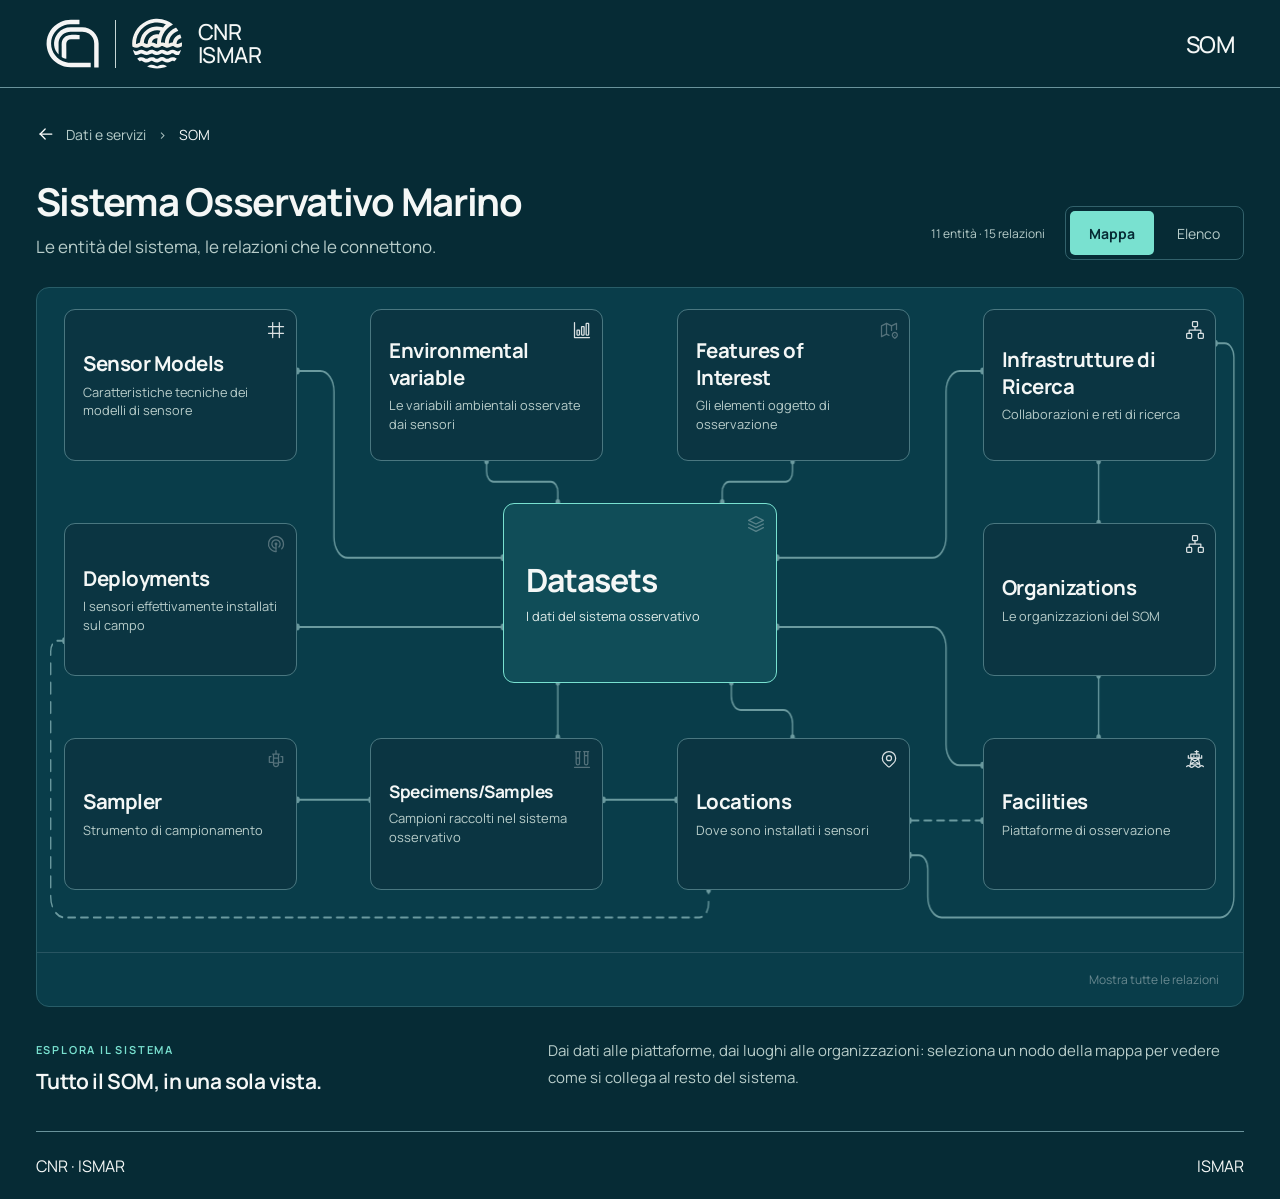
<file: som.html>
<!doctype html>
<html lang="it">
<head>
  <meta charset="utf-8">
  <meta name="viewport" content="width=device-width, initial-scale=1">
  <meta name="theme-color" content="#062b35">
  <meta name="description" content="SOM · Sistema Osservativo Marino di CNR ISMAR: esplora la mappa delle entità e delle loro relazioni, oppure accedi alle sezioni dalla vista a tile.">
  <title>SOM · Sistema Osservativo Marino · CNR ISMAR</title>
  <link rel="icon" href="assets/brand/ismar.svg" type="image/svg+xml">
  <link rel="preload" href="assets/fonts/manrope-variable.ttf" as="font" type="font/ttf" crossorigin>
  <link rel="stylesheet" href="styles.css">
  <link rel="stylesheet" href="som-map.css">
  <script src="config.js" defer></script>
  <script src="assets/maps/mediterranean.js" defer></script>
  <script src="app.js" defer></script>
  <script src="motion.js" defer></script>
  <script src="som-map.js" defer></script>
</head>
<body>
  <a class="skip-link" href="#contenuto">Vai alle sezioni SOM</a>
  <header class="site-header">
    <a class="brand" href="./" aria-label="CNR ISMAR · pagina iniziale">
      <img class="brand-cnr" src="assets/brand/cnr.svg" alt="" width="53" height="50">
      <span class="brand-divider" aria-hidden="true"></span>
      <img class="brand-ismar" src="assets/brand/ismar.svg" alt="" width="50" height="51">
      <span class="brand-name" aria-hidden="true">CNR<br>ISMAR</span>
    </a>
    <h1>SOM</h1>
  </header>
  <main id="contenuto" class="main som-map-main" tabindex="-1">
    <nav class="breadcrumb" aria-label="Percorso di navigazione">
      <a class="back-link" href="./">
        <img src="assets/icons/arrow-right.svg" width="20" height="20" alt="">
        <span>Dati e servizi</span>
      </a>
      <span aria-hidden="true">›</span>
      <span aria-current="page">SOM</span>
    </nav>
    <div class="map-intro">
      <div><h2>Sistema Osservativo Marino</h2><p id="som-intro">Le entità del sistema, le relazioni che le connettono.</p></div>
      <div class="map-actions">
        <span id="map-counts" class="map-counts">11 entità · 15 relazioni</span>
      <div class="view-toggle" role="group" aria-label="Visualizzazione delle entità" id="view-controls" hidden>
        <button type="button" id="map-view" aria-pressed="true" aria-controls="map-content">Mappa</button>
        <button type="button" id="list-view" aria-pressed="false" aria-controls="tiles">Elenco</button>
      </div>
      </div>
    </div>
    <div id="map-content" hidden>
      <section class="super-tile" aria-label="Entità e relazioni del SOM">
        <p class="scroll-hint" id="scroll-hint">Scorri lateralmente per esplorare tutta la mappa, oppure passa a Elenco.</p>
        <div class="map-scroll" id="map-panel" role="region" aria-label="Mappa delle relazioni, scorribile orizzontalmente" tabindex="0" aria-describedby="scroll-hint">
          <div class="map-stage" id="map-stage"><canvas id="connections" aria-hidden="true"></canvas></div>
        </div>
        <div class="map-bottom"><button type="button" id="reset-selection" disabled>Mostra tutte le relazioni</button></div>
      </section>
      <section class="entity-detail" aria-labelledby="detail-title">
        <div class="detail-heading"><span class="detail-eyebrow" id="detail-eyebrow" role="status">ESPLORA IL SISTEMA</span><h3 id="detail-title">Tutto il SOM, in una sola vista.</h3></div>
        <div class="detail-content"><p id="detail-description">Dai dati alle piattaforme, dai luoghi alle organizzazioni: seleziona un nodo della mappa per vedere come si collega al resto del sistema.</p><div class="detail-relations" id="detail-relations"></div><a id="detail-link" hidden>Apri la sezione</a><p id="detail-unavailable" hidden>Pagina di dettaglio in preparazione.</p></div>
      </section>
    </div>
    <nav id="tiles" class="tiles" data-section="som" aria-label="Sezioni del Sistema Osservativo Marino" hidden></nav>
    <noscript>
      <div class="no-script">
        <p>Accedi alle sezioni del Sistema Osservativo Marino:</p>
        <ul>
          <li><a href="https://assets.ve.ismar.cnr.it/public/public_pages/loc/">Locations · Dove sono installati i sensori</a></li>
          <li><a href="https://assets.ve.ismar.cnr.it/public/public_pages/ri/">Infrastrutture di Ricerca · Le infrastrutture di ricerca che collaborano con ISMAR</a></li>
          <li><a href="https://assets.ve.ismar.cnr.it/public/public_pages/fac/">Facilities · Esplora il registro delle facilities</a></li>
          <li><a href="./facilities.html">Facilities Map · Piattaforme e reti di strumenti osservativi</a></li>
          <li><a href="https://assets.ve.ismar.cnr.it/public/public_pages/org/">Organizations · Le organizzazioni del Sistema Osservativo Marino</a></li>
          <li><a href="https://assets.ve.ismar.cnr.it/public/public_pages/sensmod/">Sensor Models · Caratteristiche tecniche dei modelli di sensore</a></li>
          <li><a href="./environmental-variables.html">Environmental variable — Le variabili ambientali osservate dai sensori</a></li>
          <li>Deployments · I sensori effettivamente installati sul campo — pagina in preparazione</li>
          <li>Datasets · I dati del sistema osservativo — pagina in preparazione</li>
          <li>Specimens/Samples · Campioni raccolti nel sistema osservativo - pagina in preparazione</li>
          <li>Sampler · Strumento di campionamento - pagina in preparazione</li>
          <li>Features of Interest · Gli elementi oggetto di osservazione — pagina in preparazione</li>
        </ul>
      </div>
    </noscript>
  </main>
  <footer class="site-footer">
    <span>CNR · ISMAR</span>
    <div class="footer-actions">
      <button id="motion-toggle" class="motion-toggle" type="button" aria-pressed="true" aria-label="Metti in pausa le animazioni" hidden>
        <img src="assets/icons/player-pause.svg" width="17" height="17" alt="">
        <span>Animazioni attive</span>
      </button>
      <a id="contact-link" href="https://www.ismar.cnr.it/">ISMAR</a>
    </div>
  </footer>
</body>
</html>
</file>
<file: styles.css>
@font-face {
  font-family: Manrope;
  src: url("assets/fonts/manrope-variable.ttf") format("truetype");
  font-style: normal;
  font-weight: 200 800;
  font-display: swap;
}

:root {
  color-scheme: only dark;
  --page: #062b35;
  --tile: #093d4a;
  --tile-active: #0a424d;
  --text: #f4f7f6;
  --muted: #b8cdca;
  --indigo: #91a3df;
  --aqua: #79e1d0;
  --edge: #154b57;
  --gutter: clamp(22px, 2.78vw, 54px);
  --radius: 13px;
  font-family: Manrope, "Segoe UI", Arial, sans-serif;
  font-synthesis: none;
  text-rendering: optimizeLegibility;
  -webkit-font-smoothing: antialiased;
}

* { box-sizing: border-box; }
body { margin: 0; min-width: 280px; min-height: 100svh; background: var(--page); color: var(--text); display: flex; flex-direction: column; }
a { color: inherit; }
button { font: inherit; }
a, button { -webkit-tap-highlight-color: transparent; }
button:focus-visible, a:focus-visible { outline: 3px solid var(--aqua); outline-offset: 6px; }
.skip-link { position: fixed; top: 12px; left: 12px; z-index: 10; padding: 12px 18px; background: var(--text); color: var(--page); border-radius: 5px; transform: translateY(-180%); }
.skip-link:focus { transform: translateY(0); }
.site-header { height: 88px; flex: 0 0 88px; padding: 0 calc(var(--gutter) + 10px); border-bottom: 1px solid #69939b; display: flex; align-items: center; justify-content: space-between; gap: 24px; }
.brand { display: flex; align-items: center; gap: 16px; text-decoration: none; flex-shrink: 0; }
.brand img { display: block; object-fit: contain; }
.brand-cnr { width: 53px; height: 50px; }
.brand-ismar { width: 50px; height: 51px; }
.brand-divider { width: 1px; height: 48px; background: #c5d5d5; }
.brand-name { font-size: 22px; line-height: 1.01; font-weight: 500; letter-spacing: -.5px; }
.site-header h1 { margin: 0; font-size: 23px; font-weight: 500; letter-spacing: -.4px; }
.main { width: 100%; max-width: 1760px; margin: auto; padding: 68px var(--gutter) 64px; flex: 1; display: flex; align-items: center; outline: none; }
.tiles { display: grid; grid-template-columns: repeat(2, minmax(0, 1fr)); gap: 24px; width: 100%; }
.tile { position: relative; isolation: isolate; display: flex; align-items: flex-end; min-width: 0; height: clamp(310px, calc((100svh - 312px) / 2), 390px); overflow: hidden; padding: 32px 34px 30px; background: var(--tile); border: 1px solid var(--edge); border-radius: var(--radius); color: var(--text); text-decoration: none; transition: transform 220ms ease, background-color 220ms ease, border-color 220ms ease, box-shadow 220ms ease; }
.tile::after { content: ""; position: absolute; height: 2px; width: 26%; left: -28%; bottom: 0; background: var(--aqua); opacity: 0; pointer-events: none; }
.tile-placeholder { pointer-events: none; }
.tile:is(:hover, :focus-visible) { background: var(--tile-active); border-color: var(--aqua); box-shadow: inset 0 0 0 1px var(--aqua); transform: translateY(-3px); outline: none; }
.tile:is(:hover, :focus-visible)::after { opacity: .95; animation: edge-travel 3.8s linear infinite; }
.tile-icon, .tile-arrow { position: absolute; top: 29px; z-index: 2; display: block; filter: brightness(0) invert(1); opacity: .96; }
.tile-icon { left: 32px; width: 57px; height: 57px; }
.tile-arrow { right: 26px; width: 38px; height: 38px; transition: transform 220ms ease; }
.tile:is(:hover, :focus-visible) .tile-arrow { transform: translateX(5px); filter: brightness(0) saturate(100%) invert(88%) sepia(17%) saturate(846%) hue-rotate(110deg) brightness(97%) contrast(92%); }
.tile-visual { position: absolute; top: 51px; left: 0; width: 100%; height: 49%; pointer-events: none; z-index: -1; transition: transform 600ms ease; }
.tile-copy { position: relative; z-index: 1; width: 100%; pointer-events: none; }
.tile h2 { margin: 0 0 4px; font-size: clamp(31px, 3.22vw, 49px); line-height: 1.2; font-weight: 700; letter-spacing: -1.7px; text-wrap: balance; }
.tile-description { margin: 0; color: var(--muted); font-size: clamp(17px, 1.75vw, 26px); line-height: 1.45; font-weight: 450; letter-spacing: -.4px; }
.tile-detail { margin: 5px 0 0; font-size: clamp(16px, 1.55vw, 23px); line-height: 1.4; color: var(--muted); }
.tile[data-kind="servers"] .tile-description { font-size: clamp(16px, 1.66vw, 24px); }
.tile[data-kind="servers"] .tile-detail { font-size: clamp(15px, 1.5vw, 22px); }
.tile[data-kind="map"] .tile-visual { top: 24px; height: 60%; }
.tile:is([data-kind="infrastructure"], [data-kind="facilities"]) .tile-visual { top: 28px; height: 43%; }
.tile[data-kind="policy"] .tile-visual { top: 20px; height: 40%; }
.tile[data-kind="chatbot"] .tile-visual { top: 22px; height: 45%; }
/* Live Acqua Alta measurements stay readable independently of the canvas. */
.dashboard-preview { position: absolute; top: 72px; left: 34px; right: 34px; pointer-events: none; }
.dashboard-source { margin: 0; color: var(--muted); text-align: center; font-size: 11px; line-height: 14px; letter-spacing: .3px; }
.tile[data-kind="dashboard"] .tile-visual { top: 14px; left: 0; width: 100%; height: 38px; z-index: 0; transform: none !important; }
.dashboard-metrics { display: grid; grid-template-columns: repeat(3, minmax(0, 1fr)); margin: 38px 0 0; text-align: center; }
.dashboard-metric { min-width: 0; pointer-events: auto; }
.dashboard-label { color: var(--muted); font-size: 10px; line-height: 12px; letter-spacing: 1.2px; text-transform: uppercase; }
.dashboard-value { display: flex; align-items: baseline; justify-content: center; gap: 4px; margin: 2px 0 0; color: var(--aqua); font-size: 23px; line-height: 26px; font-weight: 650; font-variant-numeric: tabular-nums; }
.dashboard-unit { color: var(--muted); font-size: 11px; font-weight: 450; }
.dashboard-metric[data-available="false"] .dashboard-number { color: var(--muted); }
.dashboard-status { margin: 3px 0 0; color: var(--muted); text-align: center; font-size: 10px; line-height: 12px; }
.site-footer { width: calc(100% - var(--gutter) * 2); max-width: calc(1760px - var(--gutter) * 2); margin: 0 auto; min-height: 68px; border-top: 1px solid #69939b; display: flex; align-items: center; justify-content: space-between; gap: 20px; font-size: 16px; }
.footer-actions { display: flex; align-items: center; gap: 30px; }
.footer-actions > a { text-decoration: none; text-underline-offset: 5px; }
.footer-actions > a:hover { color: var(--aqua); text-decoration: underline; }
.motion-toggle { display: inline-flex; align-items: center; gap: 7px; min-height: 44px; border: 0; padding: 0 5px; color: var(--muted); background: transparent; font-size: 12px; cursor: pointer; }
.motion-toggle:hover { color: var(--text); }
.motion-toggle img { filter: brightness(0) invert(1); opacity: .72; }
[hidden] { display: none !important; }
.no-script { width: 100%; padding: 24px; border: 1px solid var(--edge); }
.no-script a { display: inline-block; padding: 8px; }
.visually-hidden { position: absolute; width: 1px; height: 1px; padding: 0; margin: -1px; overflow: hidden; clip-path: inset(50%); white-space: nowrap; border: 0; }
.motion-paused .tile::after { animation-play-state: paused; }
.motion-paused .tile, .motion-paused .tile-arrow, .motion-paused .tile-visual { transition: none; }
.motion-paused .tile:is(:hover, :focus-visible) { transform: none; }

/* Data server: elenco statico, estendibile aggiungendo elementi alla lista. */
.servers-main { display: block; padding-top: 40px; padding-bottom: 56px; }
.back-link { display: inline-flex; align-items: center; gap: 10px; min-height: 44px; color: var(--muted); font-size: 14px; text-decoration: none; }
.back-link img { flex-shrink: 0; filter: brightness(0) invert(1); transform: rotate(180deg); }
.back-link:hover { color: var(--aqua); }
.breadcrumb { display: flex; align-items: center; flex-wrap: wrap; gap: 12px; color: var(--muted); font-size: 14px; }
.breadcrumb [aria-current="page"] { color: var(--text); }
.servers-intro { margin: 32px 0; }
.servers-intro h2 { margin: 0 0 12px; font-size: clamp(30px, 3.22vw, 49px); line-height: 1.2; letter-spacing: -1.3px; }
.servers-intro p { max-width: 660px; margin: 0; color: var(--muted); font-size: 18px; line-height: 1.6; }
.server-list { display: grid; grid-template-columns: repeat(2, minmax(0, 1fr)); gap: 20px; margin: 0; padding: 0; list-style: none; }
.server-list > li { min-width: 0; }
.server-card { display: flex; align-items: center; justify-content: space-between; gap: 24px; height: 100%; min-height: 144px; padding: 30px 32px; background: var(--tile); border: 1px solid var(--edge); border-radius: var(--radius); text-decoration: none; transition: background-color 220ms ease, border-color 220ms ease; }
.server-card:is(:hover, :focus-visible) { background: var(--tile-active); border-color: var(--aqua); }
.server-copy { display: grid; gap: 9px; min-width: 0; }
.server-title { font-size: clamp(20px, 2vw, 28px); font-weight: 700; line-height: 1.3; letter-spacing: -.6px; overflow-wrap: anywhere; }
.server-status { display: inline-block; width: .625rem; height: .625rem; margin-right: .65rem; border-radius: 50%; background: #9ca3af; vertical-align: .12em; }
.server-status[data-state="green"] { background: #4ade80; }
.server-status[data-state="red"] { background: #f87171; }
.server-url { color: var(--muted); font-size: 14px; line-height: 1.6; overflow-wrap: anywhere; }
.server-arrow { flex-shrink: 0; filter: brightness(0) invert(1); }

/* Repository: tabella dei collegamenti e contesto affiancato su desktop. */
.repositories-layout { display: grid; grid-template-columns: minmax(0, 2fr) minmax(260px, 1fr); align-items: start; gap: 32px; }
.repositories-table-wrap { min-width: 0; overflow: hidden; border: 1px solid var(--edge); border-radius: var(--radius); background: var(--tile); }
.repositories-table { width: 100%; border-collapse: collapse; table-layout: fixed; font-size: 16px; line-height: 1.6; }
.repositories-table caption { padding: 18px 20px; text-align: left; color: var(--muted); font-size: 14px; }
.repositories-table th, .repositories-table td { padding: 14px 20px; text-align: left; vertical-align: top; overflow-wrap: anywhere; border-top: 1px solid var(--edge); }
.repositories-table th { width: 46%; font-weight: 600; }
.repositories-table thead { background: #052e39; }
.repositories-table td { color: var(--muted); }
.repositories-table a, .repositories-about a { color: var(--aqua); text-underline-offset: 4px; }
.repositories-table a { display: inline-flex; align-items: center; min-height: 44px; max-width: 100%; }
.repositories-table a:hover, .repositories-about a:hover { color: var(--text); }
.repositories-table tbody tr:is(:hover, :focus-within) { background: #79e1d008; }
.repositories-about { min-width: 0; padding: 24px; border-left: 2px solid var(--aqua); }
.repositories-about h3 { margin: 0 0 16px; font-size: 24px; line-height: 1.3; letter-spacing: -.5px; }
.repositories-about p { margin: 0 0 16px; color: var(--muted); font-size: 16px; line-height: 1.7; }
.repositories-about p:last-child { margin-bottom: 0; }
@media (max-width: 1000px) {
  .repositories-layout { grid-template-columns: 1fr; gap: 24px; }
}
@media (max-width: 640px) {
  .repositories-table th, .repositories-table td { padding: 12px 10px; }
  .repositories-table th { width: 45%; }
  .repositories-table caption { padding: 16px 12px; }
  .repositories-about { padding: 8px 0 8px 18px; }
}

/* Profiles: elenco compatto con link, dichiarazione e copia sulla stessa riga. */
.profiles-main .profiles-intro { margin: 20px 0 24px; }
.profiles-intro h2 { margin-bottom: 8px; font-size: clamp(28px, 2.8vw, 38px); text-wrap: balance; }
.profiles-intro p { max-width: none; font-size: 16px; }
.profiles-nav { display: flex; flex-wrap: wrap; column-gap: 24px; margin-top: 12px; }
.profiles-nav a { display: inline-flex; align-items: center; gap: 8px; min-height: 44px; color: var(--muted); text-decoration: none; font-size: 14px; }
.profiles-nav a:hover { color: var(--aqua); text-decoration: underline; text-underline-offset: 5px; }
.profiles-nav span { color: var(--aqua); font-variant-numeric: tabular-nums; }
.profiles-section { margin-top: 28px; }
.profiles-section-heading { display: flex; justify-content: space-between; align-items: baseline; gap: 16px; margin-bottom: 10px; }
.profiles-section h3 { scroll-margin-top: 24px; margin: 0; font-size: clamp(20px, 1.8vw, 24px); line-height: 1.4; letter-spacing: -.4px; overflow-wrap: anywhere; }
.profiles-count { flex-shrink: 0; color: var(--muted); font-size: 14px; }
.profiles-repository { margin: 12px 0 0; color: var(--muted); font-size: 14px; line-height: 1.6; }
.profiles-repository a { color: var(--aqua); text-underline-offset: 4px; }
.profiles-repository a:hover { color: var(--text); }
.profiles-list { margin: 0; padding: 0; list-style: none; border: 1px solid var(--edge); border-radius: 8px; background: var(--tile); }
.profile-row { display: grid; grid-template-columns: 16rem minmax(0, 1fr) auto; align-items: center; gap: 16px; min-width: 0; padding: 6px 14px; }
.profile-row + .profile-row { border-top: 1px solid var(--edge); }
.profile-row:is(:hover, :focus-within) { background: #79e1d008; }
.profile-row:first-child { border-radius: 7px 7px 0 0; }
.profile-row:last-child { border-radius: 0 0 7px 7px; }
.profile-row h4 { min-width: 0; margin: 0; font-size: 16px; font-weight: 600; line-height: 1.4; }
.profile-row h4 a { display: inline-flex; align-items: center; min-height: 44px; padding-block: 6px; color: var(--aqua); text-decoration-color: #4c7a80; text-underline-offset: 4px; overflow-wrap: anywhere; }
.profile-row h4 a:hover { color: var(--text); text-decoration-color: currentColor; }
.profile-row code { display: block; min-width: 0; padding: 8px 10px; border-radius: 4px; background: #052e39; color: #d2e5e3; font-family: Consolas, "Courier New", monospace; font-size: 14px; line-height: 1.6; white-space: pre-wrap; overflow-wrap: anywhere; }
.profile-actions { display: flex; align-items: center; gap: 8px; }
.profile-copy, .profile-form { display: grid; place-items: center; width: 44px; height: 44px; padding: 0; border: 1px solid transparent; border-radius: 6px; background: transparent; color: var(--muted); cursor: pointer; }
.profile-copy:hover, a.profile-form:hover { border-color: var(--aqua); color: var(--aqua); }
.profile-form[disabled] { opacity: .5; cursor: not-allowed; }
.profile-copy .copied-icon { display: none; }
.profile-copy[data-state="copied"] { color: var(--aqua); border-color: var(--aqua); }
.profile-copy[data-state="copied"] .copy-icon { display: none; }
.profile-copy[data-state="copied"] .copied-icon { display: block; }
.profile-copy[data-state="error"] { border-color: #e9ac99; color: #e9ac99; }
@media (max-width: 1100px) {
  .profile-row { grid-template-columns: 12rem minmax(0, 1fr) auto; gap: 12px; }
}
@media (max-width: 720px) {
  .profiles-nav { column-gap: 18px; }
  .profiles-section-heading { flex-wrap: wrap; gap: 6px; }
  .profile-row { grid-template-columns: minmax(0, 1fr) auto; gap: 0 10px; padding: 8px 12px; }
  .profile-row h4 { grid-column: 1; grid-row: 1; }
  .profile-row code { grid-column: 1 / -1; grid-row: 2; margin-bottom: 4px; }
  .profile-copy, .profile-actions { grid-column: 2; grid-row: 1; }
}

/* Modelli: descrizioni e homepage da completare senza collegamenti fittizi. */
.models-header h1 { min-width: 0; text-align: right; }
.model-card { height: 100%; padding: 30px 32px; background: var(--tile); border: 1px solid var(--edge); border-radius: var(--radius); }
.model-card h3 { margin: 0; }
.model-description { min-height: 4.8em; margin: 16px 0 20px; color: var(--muted); font-size: 16px; line-height: 1.6; overflow-wrap: anywhere; }
.model-homepage { display: inline-flex; align-items: center; min-height: 44px; color: var(--muted); font-size: 14px; line-height: 1.5; }
a.model-homepage { color: var(--aqua); text-underline-offset: 5px; }
a.model-homepage:hover { color: var(--text); }

/* Facilities: contorni italiani e posizioni geografiche delle stazioni. */
.facilities-main { display: block; padding-top: 40px; padding-bottom: 48px; }
.facilities-intro { margin: 24px 0 30px; }
.facilities-intro h2 { margin: 0 0 12px; font-size: clamp(28px, 3.22vw, 49px); line-height: 1.2; letter-spacing: -1.3px; text-wrap: balance; }
.facilities-intro p { margin: 0; color: var(--muted); font-size: 18px; line-height: 1.6; }
.facilities-atlas { margin: 0; overflow: hidden; background: var(--tile); border: 1px solid var(--edge); border-radius: var(--radius); }
.facilities-map { position: relative; width: min(100%, 900px, calc(88svh * 760 / 920)); margin-inline: auto; aspect-ratio: 760 / 920; }
.italy-outline { display: block; width: 100%; height: 100%; }
.facility-marker { position: absolute; left: var(--facility-x); top: var(--facility-y); display: flex; width: 24px; height: 24px; align-items: center; justify-content: center; transform: translate(-50%, -50%); color: var(--text); text-decoration: none; }
.facility-icon { display: grid; place-items: center; width: 24px; height: 24px; }
.facility-icon img { display: block; filter: brightness(0) invert(96%); transition: filter 180ms ease; }
.facility-label { position: absolute; left: calc(100% + 8px); top: 50%; transform: translateY(-50%); display: grid; gap: 3px; width: max-content; max-width: min(210px, 30vw); padding: 6px 8px; background: var(--tile); border-radius: 5px; visibility: hidden; pointer-events: none; line-height: 1.4; }
.facility-label strong { color: var(--aqua); font-size: 17px; letter-spacing: .5px; }
.facility-label > span { color: var(--text); font-size: 13px; }
.facility-marker:focus-visible { z-index: 1; }
.facility-marker:focus-visible .facility-label { visibility: visible; }
.facility-marker:focus-visible .facility-icon img { filter: brightness(0) saturate(100%) invert(88%) sepia(17%) saturate(846%) hue-rotate(110deg) brightness(97%) contrast(92%); }
@media (hover: hover) {
  .facility-marker:hover { z-index: 1; }
  .facility-marker:hover .facility-label { visibility: visible; }
  .facility-marker:hover .facility-icon img { filter: brightness(0) saturate(100%) invert(88%) sepia(17%) saturate(846%) hue-rotate(110deg) brightness(97%) contrast(92%); }
}
.facilities-caption { display: grid; grid-template-columns: repeat(2, minmax(0, 1fr)); gap: 12px 24px; padding: 18px 24px; border-top: 1px solid var(--edge); color: var(--muted); font-size: 13px; line-height: 1.6; }
.facilities-caption > span { display: grid; gap: 2px; }
.facilities-caption strong { color: var(--text); font-weight: 600; }

@media (max-width: 640px) {
  .facilities-main { padding-top: 22px; padding-bottom: 32px; }
  .facilities-intro { margin: 24px 0; }
  .facilities-intro h2 { font-size: clamp(26px, 6.7vw, 34px); letter-spacing: -.8px; }
  .facilities-intro p { font-size: 16px; }
  .facilities-map { width: 100%; }
  .facility-icon { width: clamp(14px, 4.6vw, 24px); height: clamp(14px, 4.6vw, 24px); }
  .facility-icon img { width: 100%; height: 100%; }
  .facilities-caption { grid-template-columns: 1fr; padding: 16px 18px; font-size: 12px; gap: 12px; }
}
@media (prefers-reduced-motion: reduce) {
  .facility-icon img { transition: none; }
}

@keyframes edge-travel { from { left: -28%; } to { left: 102%; } }
@media (min-width: 1760px) {
  .site-header { padding-inline: max(var(--gutter), calc((100vw - 1652px) / 2)); }
}
@media (max-width: 1000px) {
  .site-header { height: 80px; flex-basis: 80px; }
  .main { padding-top: 38px; padding-bottom: 38px; }
  .tiles { gap: 18px; }
  .tile { padding: 27px 25px; height: clamp(300px, calc((100svh - 240px) / 2), 370px); }
  .tile-icon { left: 24px; top: 24px; width: 45px; height: 45px; }
  .tile-arrow { top: 27px; right: 23px; width: 30px; height: 30px; }
  .tile h2 { font-size: 34px; letter-spacing: -1.1px; }
  .tile-description, .tile[data-kind="servers"] .tile-description { font-size: 19px; }
  .tile-detail { font-size: 17px; }
  .tile[data-kind="servers"] .tile-detail { font-size: 16px; }
  .dashboard-preview { top: 76px; left: 25px; right: 25px; }
  .dashboard-metrics { margin-top: 28px; }
  .tile[data-kind="dashboard"] .tile-visual { height: 28px; }
  .tile[data-kind="dashboard"] .tile-description { font-size: 17px; }
}
@media (max-width: 640px) {
  :root { --gutter: 20px; --radius: 11px; }
  .site-header { padding-inline: 23px; height: 78px; flex-basis: 78px; gap: 12px; }
  .brand { gap: 10px; }
  .brand-cnr { width: 34px; height: 34px; }
  .brand-ismar { width: 34px; height: 35px; }
  .brand-divider { height: 33px; }
  .brand-name { font-size: 15px; letter-spacing: -.3px; }
  .site-header h1 { font-size: 16px; letter-spacing: -.4px; }
  .main { padding-block: 26px 32px; }
  .tiles { grid-template-columns: 1fr; gap: 16px; }
  .tile-placeholder { display: none; }
  .tile { height: 264px; padding: 23px; }
  .tile h2 { font-size: clamp(27px, 7.5vw, 34px); letter-spacing: -1px; }
  .tile-description, .tile[data-kind="servers"] .tile-description { font-size: 17px; line-height: 1.4; }
  .tile-detail { font-size: 15px; margin-top: 4px; }
  .tile-icon { width: 42px; height: 42px; left: 23px; top: 23px; }
  .tile-arrow { width: 29px; height: 29px; top: 25px; right: 22px; }
  .tile-visual { top: 46px; height: 48%; }
  .tile[data-kind="map"] .tile-visual { top: 30px; height: 54%; }
  .tile:is([data-kind="infrastructure"], [data-kind="facilities"]) .tile-visual { top: 20px; height: 31%; }
  .tile[data-kind="policy"] .tile-visual { top: 18px; height: 32%; }
  .tile[data-kind="chatbot"] .tile-visual { top: 24px; height: 40%; }
  .dashboard-preview { top: 78px; left: 23px; right: 23px; }
  .dashboard-source { font-size: 10px; line-height: 14px; }
  .dashboard-label { font-size: 9px; line-height: 12px; }
  .dashboard-value { font-size: 20px; line-height: 24px; }
  .dashboard-unit { font-size: 10px; }
  .dashboard-status { margin-top: 3px; font-size: 9px; line-height: 12px; }
  .tile[data-kind="servers"] .tile-detail { font-size: 14px; }
  .site-footer { min-height: 76px; font-size: 13px; gap: 12px; }
  .footer-actions { gap: 16px; }
  .motion-toggle { font-size: 0; width: 32px; justify-content: center; padding: 0; }
  .motion-toggle img { width: 19px; height: 19px; }
  .servers-main { padding-top: 22px; padding-bottom: 32px; }
  .servers-intro { margin: 24px 0; }
  .servers-intro p { font-size: 16px; }
  .server-list { grid-template-columns: 1fr; gap: 16px; }
  .server-card { min-height: 128px; padding: 24px 22px; gap: 16px; }
  .server-title { font-size: 22px; }
  .server-url { font-size: 13px; }
  .server-arrow { width: 25px; height: 25px; }
  .model-card { padding: 24px 22px; }
}
@media (max-width: 360px) {
  .tile[data-kind="dashboard"] { height: 280px; }
}
@media (prefers-reduced-motion: reduce) {
  *, *::before, *::after { animation: none !important; transition: none !important; scroll-behavior: auto !important; }
  .tile:is(:hover, :focus-visible) { transform: none; }
}
</file>
<file: datapolicy.css>
/* Policy reader: shared portal branding, paper-like document, no JavaScript. */
.policy-header-label { font-size: 1rem; text-align: right; }
.policy-main { width: 100%; max-width: 1456px; margin: 0 auto; padding: 30px var(--gutter) 64px; }
.policy-breadcrumb { display: flex; align-items: center; flex-wrap: wrap; gap: 12px; color: var(--muted); font-size: .875rem; }
.policy-breadcrumb a { text-underline-offset: 4px; }
.policy-breadcrumb a:hover { color: var(--aqua); }
.policy-hero { display: flex; align-items: center; justify-content: space-between; gap: 36px; margin: 38px 0 44px; }
.policy-eyebrow { margin: 0 0 14px; color: var(--aqua); font-size: .875rem; line-height: 1.5; font-weight: 650; }
.policy-hero h1 { margin: 0; font-size: clamp(2.5rem, 4.4vw, 4rem); line-height: 1.12; letter-spacing: -.04em; font-weight: 700; }
.policy-hero h1 span { display: inline-block; vertical-align: middle; margin-left: .35em; padding: .35em .6em; border: 1px solid #477079; border-radius: 6px; color: var(--aqua); font-size: .875rem; font-weight: 600; letter-spacing: 0; }
.policy-lead { max-width: 580px; margin: 20px 0 15px; font-size: 1.125rem; line-height: 1.65; color: var(--muted); }
.policy-meta { display: flex; flex-wrap: wrap; gap: 5px 10px; margin: 0; color: var(--muted); font-size: .875rem; line-height: 1.6; }
.policy-download { flex-shrink: 0; text-align: center; }
.policy-download-button { display: flex; align-items: center; justify-content: center; gap: 12px; min-height: 52px; padding: 14px 23px; border-radius: 8px; background: var(--aqua); color: #062b35; font-weight: 750; font-size: 1rem; text-decoration: none; }
.policy-download-button:hover { background: #a4efdf; }
.policy-download p { margin: 12px 0; color: var(--muted); font-size: .875rem; }
.policy-pdf-open { display: inline-block; padding: 4px 0; color: var(--text); font-size: .875rem; text-underline-offset: 4px; }
.policy-layout { display: grid; grid-template-columns: 270px minmax(0, 1fr); align-items: start; gap: 32px; }
.policy-sidebar { position: sticky; top: 24px; max-height: calc(100svh - 48px); overflow-y: auto; scrollbar-width: thin; scrollbar-color: #477079 transparent; padding: 0 8px 8px 0; }
.policy-toc { border-top: 1px solid #477079; border-bottom: 1px solid #477079; }
.policy-toc summary { padding: 19px 0; font-size: 1rem; font-weight: 700; cursor: pointer; }
.policy-toc summary:focus-visible { outline: 3px solid var(--aqua); outline-offset: 4px; }
.policy-toc ul { margin: 0 0 17px; padding: 0; list-style: none; }
.policy-toc a { display: block; padding: 8px 9px; border-radius: 5px; color: var(--muted); text-decoration: none; font-size: .875rem; line-height: 1.55; }
.policy-toc a:hover, .policy-toc a:focus-visible { color: var(--text); background: var(--tile); }
.policy-dmp { padding-top: 25px; }
.policy-dmp .policy-eyebrow { margin-bottom: 9px; }
.policy-dmp h2 { margin: 0 0 12px; font-size: 1.125rem; line-height: 1.5; }
.policy-dmp p:not(.policy-eyebrow) { color: var(--muted); font-size: .875rem; line-height: 1.65; margin: 0 0 12px; }
.policy-dmp a { display: inline-block; padding-block: 5px; color: var(--aqua); font-size: 1rem; font-weight: 650; text-underline-offset: 4px; }
.policy-doi { display: block; margin-top: 8px; font-size: .8125rem; line-height: 1.6; color: var(--muted); overflow-wrap: anywhere; }
.policy-document { min-width: 0; padding: 42px clamp(22px, 3.5vw, 54px); border-radius: 12px; background: #fff; color: #20383e; color-scheme: light; font-family: "Segoe UI", Arial, sans-serif; font-size: 1.0625rem; line-height: 1.8; overflow-wrap: anywhere; }
.policy-document:focus { outline: none; }
.policy-document-heading { margin-bottom: 32px; padding-bottom: 30px; border-bottom: 2px solid #174956; }
.policy-document-heading p { margin: 0 0 8px; color: #4b6269; font-size: .9375rem; }
.policy-document-heading .policy-document-title { margin: 17px 0 8px; color: #123f4c; font: 750 1.5rem/1.4 Manrope, "Segoe UI", sans-serif; }
.policy-document section { scroll-margin-top: 24px; }
.policy-document section + section { padding-top: 36px; margin-top: 36px; border-top: 1px solid #d8e2e4; }
.policy-document h2 { margin: 0 0 23px; color: #123f4c; font: 750 clamp(1.4rem, 2vw, 1.75rem)/1.4 Manrope, "Segoe UI", sans-serif; letter-spacing: -.025em; }
.policy-document h3 { margin: 29px 0 9px; color: #123f4c; font-size: 1.125rem; line-height: 1.5; }
.policy-document p { margin: 0 0 19px; }
.policy-document li { margin-block: 10px; padding-left: 3px; }
.policy-document ol, .policy-document ul { padding-left: 24px; margin: 18px 0 24px; }
.policy-document a { color: #086276; text-underline-offset: 3px; text-decoration-thickness: 1px; }
.policy-document a:hover { color: #003e4c; text-decoration-thickness: 2px; }
.policy-document a:focus-visible, .policy-table-wrap:focus-visible { outline: 3px solid #08788b; outline-offset: 4px; }
.policy-document .reference-link { white-space: nowrap; }
.policy-document .policy-top { display: inline-block; margin-top: 8px; padding: 6px 0; color: #4d666e; font-size: .875rem; }
.policy-table-wrap { max-width: 100%; overflow-x: auto; margin: 22px 0 28px; border: 1px solid #c6d6da; border-radius: 5px; }
.policy-document table { width: 100%; border-collapse: collapse; font-size: 1rem; line-height: 1.65; overflow-wrap: normal; }
.policy-document caption { padding: 14px 16px; text-align: left; font-weight: 700; background: #edf3f4; color: #123f4c; }
.policy-document th, .policy-document td { padding: 13px 15px; vertical-align: top; text-align: left; border-top: 1px solid #d5e0e3; }
.policy-document thead th { font-weight: 700; color: #123f4c; background: #f4f7f8; }
.policy-document tbody th { font-weight: 650; }
.policy-history .policy-table-wrap { margin-bottom: 0; }
.policy-history table { min-width: 580px; font-size: .9375rem; }
.policy-history th:nth-child(2), .policy-history td:nth-child(2) { white-space: nowrap; }
#annex-i table { min-width: 610px; }
#annex-i th:last-child, #annex-i td:last-child { width: 57%; }
.cc-symbols { display: flex; flex-wrap: wrap; gap: 3px; min-width: 32px; }
.cc-symbols img { display: block; object-fit: contain; }
.cc-symbols img[src$="cc-zero.png"] { width: 80px; height: auto; }
.policy-document .policy-references { padding-left: 30px; }
.policy-references li { padding-left: 8px; margin: 0 0 21px; scroll-margin-top: 24px; }
.policy-references li::marker { color: #48636b; font-weight: 600; }
.policy-note { padding: 20px; margin: 0 0 28px; border-left: 3px solid #1c7180; background: #edf5f5; font-size: 1rem; line-height: 1.7; }
.policy-note p { margin-bottom: 12px; }
.policy-document .policy-fields { padding: 0; margin: 16px 0 24px; list-style: none; }
.policy-fields li { padding: 8px 0 13px; border-bottom: 1px solid #dbe4e6; }
.policy-document .policy-choices { padding: 0; list-style: none; margin: 9px 0 24px; }
.policy-choices li { margin-block: 5px; padding: 0; }
.policy-choices span { margin-right: 7px; }
@media (max-width: 1100px) {
  .policy-layout { grid-template-columns: 225px minmax(0, 1fr); gap: 24px; }
  .policy-hero { align-items: flex-start; }
  .policy-download { padding-top: 28px; }
}
@media (max-width: 850px) {
  .policy-layout { grid-template-columns: minmax(0, 1fr); gap: 28px; }
  .policy-sidebar { position: static; max-height: none; padding: 0; }
  .policy-toc ul { display: grid; grid-template-columns: repeat(2, minmax(0, 1fr)); gap: 2px 18px; }
  .policy-dmp { padding: 22px; margin-top: 22px; background: var(--tile); border: 1px solid var(--edge); border-radius: 8px; }
  .policy-dmp h2 { margin-bottom: 7px; }
  .policy-hero { flex-wrap: wrap; gap: 20px; margin: 30px 0; }
  .policy-download { padding: 0; text-align: left; }
  .policy-download-button { display: inline-flex; }
  .policy-download p { margin: 10px 0 5px; }
}
@media (max-width: 540px) {
  .policy-header-label { max-width: 150px; font-size: .875rem; line-height: 1.45; }
  .policy-main { padding-top: 22px; padding-bottom: 36px; }
  .policy-hero h1 { font-size: 2.6rem; }
  .policy-hero h1 span { margin-left: .15em; }
  .policy-lead { font-size: 1rem; }
  .policy-meta { display: block; }
  .policy-meta span { padding-inline: 8px; }
  .policy-toc ul { grid-template-columns: 1fr; }
  .policy-document { padding: 28px 20px; border-radius: 8px; font-size: 1rem; line-height: 1.8; }
  .policy-document h2 { font-size: 1.4rem; }
  .policy-document h3 { font-size: 1.0625rem; }
  .policy-document th, .policy-document td { padding: 10px 12px; }
  .policy-document section + section { margin-top: 28px; padding-top: 28px; }
  .policy-note { padding: 15px; }
}
@media (max-width: 360px) {
  .policy-header-label { font-size: .8125rem; }
  .policy-hero h1 { font-size: 2.15rem; }
  .policy-document { padding-inline: 16px; }
}
@media print {
  :root { color-scheme: light; }
  body.policy-page { display: block; min-width: 0; background: white; color: black; }
  .policy-header, .policy-breadcrumb, .policy-hero, .policy-sidebar, .policy-top, .site-footer, .skip-link, .policy-note { display: none !important; }
  .policy-main { max-width: none; padding: 0; }
  .policy-layout { display: block; }
  .policy-document { border: 0; padding: 0; color: black; font-size: 11pt; line-height: 1.6; }
  .policy-document h2, .policy-document h3 { break-after: avoid; color: black; }
  .policy-document section + section { margin-top: 20pt; padding-top: 15pt; }
  .policy-table-wrap { overflow: visible; }
  .policy-document table { min-width: 0 !important; font-size: 9pt; }
  .policy-document tr, .policy-document img { break-inside: avoid; }
  .policy-document th, .policy-document td { padding: 5pt; }
  .policy-document a { color: black; }
}
</file>
<file: environmental-variables.css>
.ev-main { display: block; padding-top: 32px; }
.ev-header-title { font-size: 18px; text-align: right; }
.ev-intro { display: flex; align-items: center; justify-content: space-between; gap: 28px; margin: 42px 0 30px; }
.ev-eyebrow { margin: 0 0 14px; color: var(--aqua); font-size: 11px; font-weight: 650; letter-spacing: 1.6px; line-height: 1.7; }
.ev-intro h1 { margin: 0 0 16px; font-size: clamp(32px, 4.2vw, 62px); line-height: 1.13; letter-spacing: -1.8px; }
.ev-intro h1 span { color: var(--aqua); }
.ev-intro > div > p:last-child { max-width: 680px; margin: 0; color: var(--muted); font-size: 17px; line-height: 1.7; }
.ev-total { flex-shrink: 0; display: grid; gap: 4px; padding-left: 28px; border-left: 1px solid var(--edge); color: var(--muted); font-size: 12px; }
.ev-total strong { font-size: 52px; color: var(--aqua); line-height: 1.2; }
.ev-frameworks { display: grid; grid-template-columns: repeat(4, minmax(0, 1fr)); gap: 12px; }
.ev-frameworks button { display: flex; justify-content: space-between; align-items: center; gap: 12px; padding: 18px; background: var(--tile); color: var(--muted); border: 1px solid var(--edge); border-radius: var(--radius); text-align: left; cursor: pointer; }
.ev-frameworks button > span { font-size: 12px; line-height: 1.5; }
.ev-frameworks b { display: block; margin-bottom: 5px; font-size: 20px; color: var(--text); }
.ev-frameworks strong { font-size: 25px; font-weight: 500; }
.ev-frameworks button[aria-pressed="true"] { border-color: var(--aqua); background: #104a53; color: var(--aqua); }
.ev-toolbar { display: flex; align-items: end; flex-wrap: wrap; gap: 18px; padding: 26px 0 18px; }
.ev-toolbar label { display: grid; gap: 9px; color: var(--muted); font-size: 12px; flex: 1 1 230px; }
.ev-toolbar .ev-search { flex: 2 1 280px; }
.ev-toolbar input, .ev-toolbar select { width: 100%; min-width: 0; min-height: 46px; border: 1px solid #47717a; border-radius: 7px; padding: 10px 12px; background: #082f3a; color: var(--text); font: inherit; font-size: 14px; }
.ev-toolbar input::placeholder { color: var(--muted); opacity: .85; }
.ev-toolbar :is(input, select):focus-visible { outline: 2px solid var(--aqua); outline-offset: 3px; }
.ev-button { min-height: 46px; border: 1px solid #47717a; padding: 10px 18px; background: var(--tile); color: var(--text); border-radius: 7px; cursor: pointer; text-decoration: none; display: inline-flex; align-items: center; justify-content: center; gap: 6px; }
.ev-button:hover { border-color: var(--aqua); color: var(--aqua); }
.ev-text-button { min-height: 44px; border: 0; color: var(--aqua); background: none; cursor: pointer; }
.ev-status-row { display: flex; align-items: center; justify-content: space-between; gap: 12px; min-height: 50px; color: var(--muted); font-size: 13px; }
.ev-status-row p { margin: 0; }
.ev-layout { display: grid; grid-template-columns: minmax(0, 1.35fr) minmax(0, 1fr); align-items: start; gap: 26px; }
.ev-layout > * { min-width: 0; }
.ev-list { list-style: none; padding: 0; margin: 0; border-top: 1px solid var(--edge); }
.ev-row { width: 100%; display: grid; grid-template-columns: 45px minmax(0, 1fr) 24px; gap: 14px; align-items: start; min-height: 94px; padding: 20px 14px; color: var(--text); border: 0; border-bottom: 1px solid var(--edge); background: none; text-align: left; cursor: pointer; }
.ev-row:hover, .ev-row[aria-pressed="true"] { background: var(--tile); }
.ev-row[aria-pressed="true"] { box-shadow: inset 3px 0 var(--aqua); }
.ev-badge { display: inline-block; padding: 4px 7px; background: #183e51; border-radius: 5px; color: #c3cdf5; font-size: 10px; letter-spacing: .5px; }
.ev-badge[data-framework="EOV"] { background: #104e52; color: var(--aqua); }
.ev-badge[data-framework="EBV"] { background: #324b40; color: #c8e0ad; }
.ev-row strong { display: block; font-size: 17px; line-height: 1.45; overflow-wrap: anywhere; }
.ev-row small { display: block; color: var(--muted); font-size: 11px; line-height: 1.6; margin-top: 7px; overflow-wrap: anywhere; }
.ev-row-arrow { color: var(--aqua); font-size: 23px; }
.ev-detail { position: sticky; top: 24px; padding: 28px; background: var(--tile); border: 1px solid var(--edge); border-radius: var(--radius); overflow-wrap: anywhere; }
.ev-detail h2 { margin: 0 0 20px; font-size: clamp(23px, 2.2vw, 33px); line-height: 1.3; letter-spacing: -.6px; outline: none; }
.ev-detail h3 { font-size: 13px; color: var(--muted); margin: 24px 0 10px; font-weight: 500; }
.ev-detail p, .ev-detail li { font-size: 14px; line-height: 1.8; }
.ev-placeholder { color: var(--muted); }
.ev-detail ul { padding-left: 20px; margin: 0; }
.ev-detail a { color: var(--aqua); text-underline-offset: 4px; }
.ev-detail .ev-iri { font-size: 12px; line-height: 1.8; }
.ev-detail .ev-button { margin-top: 22px; font-size: 13px; }
.ev-detail pre { max-height: 360px; overflow: auto; padding: 14px; background: var(--page); font-size: 11px; line-height: 1.7; white-space: pre-wrap; overflow-wrap: anywhere; }
.ev-detail summary { cursor: pointer; margin-top: 24px; font-size: 13px; color: var(--muted); }
.ev-message { padding: 24px; border: 1px solid #6f8484; border-radius: var(--radius); margin-bottom: 20px; }
.ev-message h2 { margin-top: 0; font-size: 20px; }
.ev-message p { line-height: 1.7; color: var(--muted); }
.ev-note { max-width: 900px; color: var(--muted); font-size: 12px; line-height: 1.8; margin: 32px 0 0; }
.ev-main button:disabled { cursor: wait; opacity: .65; }
@media (min-width: 1800px) { .ev-layout { grid-template-columns: minmax(0, 1.6fr) minmax(0, 1fr); } }
@media (max-width: 850px) { .ev-frameworks { grid-template-columns: repeat(2, minmax(0, 1fr)); } .ev-layout { grid-template-columns: 1fr; } .ev-detail { position: static; } }
@media (max-width: 480px) { .ev-main { padding-top: 22px; } .ev-intro { display: block; margin-top: 30px; } .ev-total { border-left: 0; padding: 20px 0 0; display: flex; align-items: baseline; gap: 10px; } .ev-total strong { font-size: 32px; } .ev-header-title { font-size: 12px; max-width: 110px; } .ev-frameworks button { padding: 12px; gap: 8px; } .ev-frameworks button > span { font-size: 10px; } .ev-frameworks strong { font-size: 21px; } .ev-frameworks b { font-size: 18px; } .ev-toolbar { gap: 14px; } .ev-detail { padding: 20px; } .ev-row { gap: 10px; padding: 18px 10px; } .ev-row strong { font-size: 16px; } }
</file>
<file: som-map.css>
/* Mappa SOM: stessa palette, font e tile del portale. */
.som-map-main { display: block; padding-top: 24px; padding-bottom: 36px; }
.map-intro { display: flex; justify-content: space-between; align-items: end; gap: 24px; margin: 23px 0 27px; }
.map-intro h2 { margin: 0 0 8px; font-size: clamp(28px, 3vw, 44px); font-weight: 700; letter-spacing: -1.3px; line-height: 1.2; }
.map-intro p { margin: 0; color: var(--muted); font-size: 17px; line-height: 1.6; max-width: 760px; }
.map-actions { display: flex; align-items: center; flex-wrap: wrap; justify-content: flex-end; gap: 12px 20px; }
.map-counts { color: var(--muted); font-size: 12px; white-space: nowrap; }
.view-toggle { display: flex; flex-shrink: 0; gap: 4px; padding: 4px; border: 1px solid #32616b; border-radius: 8px; }
.som-map-main button { font: inherit; }
.view-toggle button { min-height: 44px; padding: 7px 19px; border: 0; border-radius: 5px; color: var(--muted); background: transparent; font-size: 14px; cursor: pointer; }
.view-toggle button[aria-pressed="true"] { color: var(--page); background: var(--aqua); font-weight: 700; }
.som-map-main :is(button, a, .map-scroll):focus-visible { outline: 2px solid var(--aqua); outline-offset: 4px; }
.super-tile { border: 1px solid #285d68; border-radius: var(--radius); background: var(--tile); overflow: hidden; }
.map-scroll { width: 100%; overflow-x: auto; scrollbar-color: #598d94 #093d4a; scrollbar-width: thin; }
.map-stage { position: relative; width: 100%; min-width: 1240px; aspect-ratio: 1320 / 480; }
#connections { position: absolute; inset: 0; width: 100%; height: 100%; pointer-events: none; }
.entity { position: absolute; left: calc(var(--x) / 1320 * 100%); top: calc(var(--y) / 480 * 100%); width: calc(var(--w) / 1320 * 100%); height: calc(var(--h) / 480 * 100%); border: 1px solid #4a7780; border-radius: 9px; background: #0b3542; color: var(--text); transition: background 160ms ease, border-color 160ms ease; }
.entity-select { display: flex; flex-direction: column; align-items: flex-start; justify-content: center; width: 100%; height: 100%; padding: 10px 14px; border: 0; border-radius: 8px; background: transparent; color: inherit; text-align: left; cursor: pointer; }
.entity-title { display: block; max-width: 100%; padding-right: 26px; font-size: clamp(15px, 1.2vw, 18px); font-weight: 700; line-height: 1.25; letter-spacing: -.35px; }
.entity-description { display: block; margin-top: 5px; color: var(--muted); font-size: 12px; line-height: 1.35; }
.entity-link { position: absolute; right: 4px; top: 4px; display: grid; place-items: center; width: 32px; height: 32px; padding: 0; border: 1px solid transparent; border-radius: 6px; background: transparent; text-decoration: none; }
.entity-link img { display: block; width: 20px; height: 20px; filter: brightness(0) invert(1); opacity: .85; }
.entity-link[href]:is(:hover, :focus-visible) { border-color: var(--aqua); background: #15525e; }
.entity-link:disabled { cursor: default; opacity: .35; }
.entity-central { border-color: var(--aqua); background: #104d58; }
.entity-central .entity-select { padding: 12px 16px; }
.entity-central .entity-title { font-size: clamp(24px, 2vw, 30px); letter-spacing: -.8px; }
.entity-central .entity-link { top: 4px; right: 4px; }
.entity-central .entity-link img { width: 22px; height: 22px; }
.entity-central .entity-description { color: #e0ece9; margin-top: 5px; }
.entity[data-id="samples"] .entity-title { font-size: clamp(15px, 1.15vw, 17px); }
.entity:hover, .entity.is-selected { border-color: var(--aqua); background: #14505b; }
.entity.is-selected { box-shadow: inset 0 0 0 1px var(--aqua); }
.entity.is-muted { border-color: #315661; background: #123642; }
.entity.is-muted .entity-select { opacity: .4; }
.entity.is-muted .entity-link[href] { opacity: .7; }
.entity.is-muted:hover .entity-select { opacity: 1; }
.entity.is-related { border-color: #79e1d0a3; }
.map-bottom { display: flex; align-items: center; flex-wrap: wrap; gap: 16px 28px; min-height: 62px; padding: 12px 30px; border-top: 1px solid #285562; color: var(--muted); font-size: 12px; }
.map-bottom button { min-height: 44px; margin-left: auto; background: transparent; color: var(--text); border: 0; padding: 0; font-size: 12px; cursor: pointer; text-decoration: underline; text-underline-offset: 4px; }
.map-bottom button:disabled { opacity: .4; cursor: default; text-decoration: none; }
.entity-detail { display: grid; grid-template-columns: 1fr 1.5fr; gap: 48px; padding: 30px 0 0; }
.detail-eyebrow { color: var(--aqua); font-size: 11px; letter-spacing: 1.8px; font-weight: 650; }
.detail-heading h3 { font-size: 21px; margin: 8px 0 0; font-weight: 650; letter-spacing: -.4px; }
.detail-content p { margin: 0; color: var(--muted); font-size: 15px; line-height: 1.8; max-width: 750px; }
.detail-relations { display: flex; flex-wrap: wrap; gap: 8px; }
.som-map-main .relation-chip { margin-top: 12px; border: 1px solid #3c6d76; background: transparent; color: var(--text); padding: 8px 12px; border-radius: 6px; font-size: 13px; min-height: 44px; cursor: pointer; }
.relation-chip:hover { border-color: var(--aqua); color: var(--aqua); }
.detail-content a { display: inline-flex; align-items: center; min-height: 44px; color: var(--aqua); font-size: 14px; text-underline-offset: 5px; margin-top: 6px; }
.detail-content #detail-unavailable { margin-top: 12px; font-size: 13px; }
.scroll-hint { display: none; margin: 0; padding: 0 24px 16px; font-size: 13px; line-height: 1.6; color: var(--muted); }
.tile-availability { margin: 12px 0 0; color: var(--muted); font-size: 13px; }
.tile-unavailable:hover { transform: none; border-color: var(--edge); background: var(--tile); box-shadow: none; }
.tile-unavailable:hover::after { display: none; }
.som-list-view { padding-top: 40px; padding-bottom: 56px; }
.som-list-view .map-intro { margin: 32px 0; }
.som-list-view .map-intro p { max-width: 660px; font-size: 18px; }
.som-list-view .map-intro h2 { margin-bottom: 12px; font-size: clamp(30px, 3.22vw, 49px); letter-spacing: -1.3px; }
@media (min-width: 1760px) { .map-stage { max-width: 1530px; margin: auto; } }
@media (max-width: 1340px) { .scroll-hint { display: block; } }
@media (max-width: 700px) {
  .som-map-main { padding-top: 16px; padding-bottom: 28px; }
  .map-intro { align-items: stretch; flex-direction: column; gap: 20px; margin: 20px 0 24px; }
  .map-intro h2 { font-size: 30px; letter-spacing: -.9px; }
  .map-intro p { font-size: 16px; }
  .view-toggle { width: 100%; }
  .view-toggle button { width: 50%; }
  .scroll-hint { padding: 0 20px 16px; }
  .entity-select { padding: 10px 14px; }
  .entity-central .entity-select { padding: 12px 16px; }
  .entity-title { font-size: 16px; }
  .entity-central .entity-title { font-size: 26px; }
  .entity-description { font-size: 12px; }
  .map-bottom { padding: 14px 20px; gap: 8px; }
  .map-bottom > span:nth-child(2) { flex-basis: 100%; }
  .map-bottom button { margin-left: 0; }
  .entity-detail { grid-template-columns: 1fr; gap: 14px; padding-top: 24px; }
}
@media (max-width: 640px) {
  .som-list-view { padding-top: 22px; padding-bottom: 32px; }
  .som-list-view .map-intro { margin: 24px 0; }
  .som-list-view .map-intro p { font-size: 16px; }
}
/* Solo il riquadro del grafo deve entrare nella schermata; la pagina scorre. */
@media (min-width: 1100px) and (min-height: 560px) {
  .som-map-view .super-tile { display: flex; flex-direction: column; height: min(720px, calc(100svh - 24px)); }
  .som-map-view .map-scroll { flex: 1; min-height: 0; overflow: hidden; }
  .som-map-view .map-stage { width: 100%; height: 100%; min-width: 0; max-width: none; aspect-ratio: auto; }
  .som-map-view .scroll-hint { display: none; }
  .som-map-view .map-bottom { flex: 0 0 54px; min-height: 54px; padding: 4px 24px; }
  .som-map-view .map-bottom button { min-height: 44px; }
  .som-map-view .entity { border-radius: 11px; }
  .som-map-view .entity-select { padding: 14px 18px; }
  .som-map-view .entity-title { font-size: clamp(18px, 1.6vw, 23px); line-height: 1.3; letter-spacing: -.5px; }
  .som-map-view .entity-description { display: block; margin-top: 6px; font-size: clamp(12px, 1vw, 14px); line-height: 1.45; }
  .som-map-view .entity-central .entity-select { padding: 18px 22px; }
  .som-map-view .entity-central .entity-title { font-size: clamp(28px, 2.5vw, 38px); letter-spacing: -1px; }
  .som-map-view .entity[data-id="samples"] .entity-title { font-size: clamp(17px, 1.35vw, 21px); }
  .som-map-view .entity[data-id="samples"] .entity-description { font-size: 13px; }
}
@media (prefers-reduced-motion: reduce) { .entity { transition: none; } }
</file>
